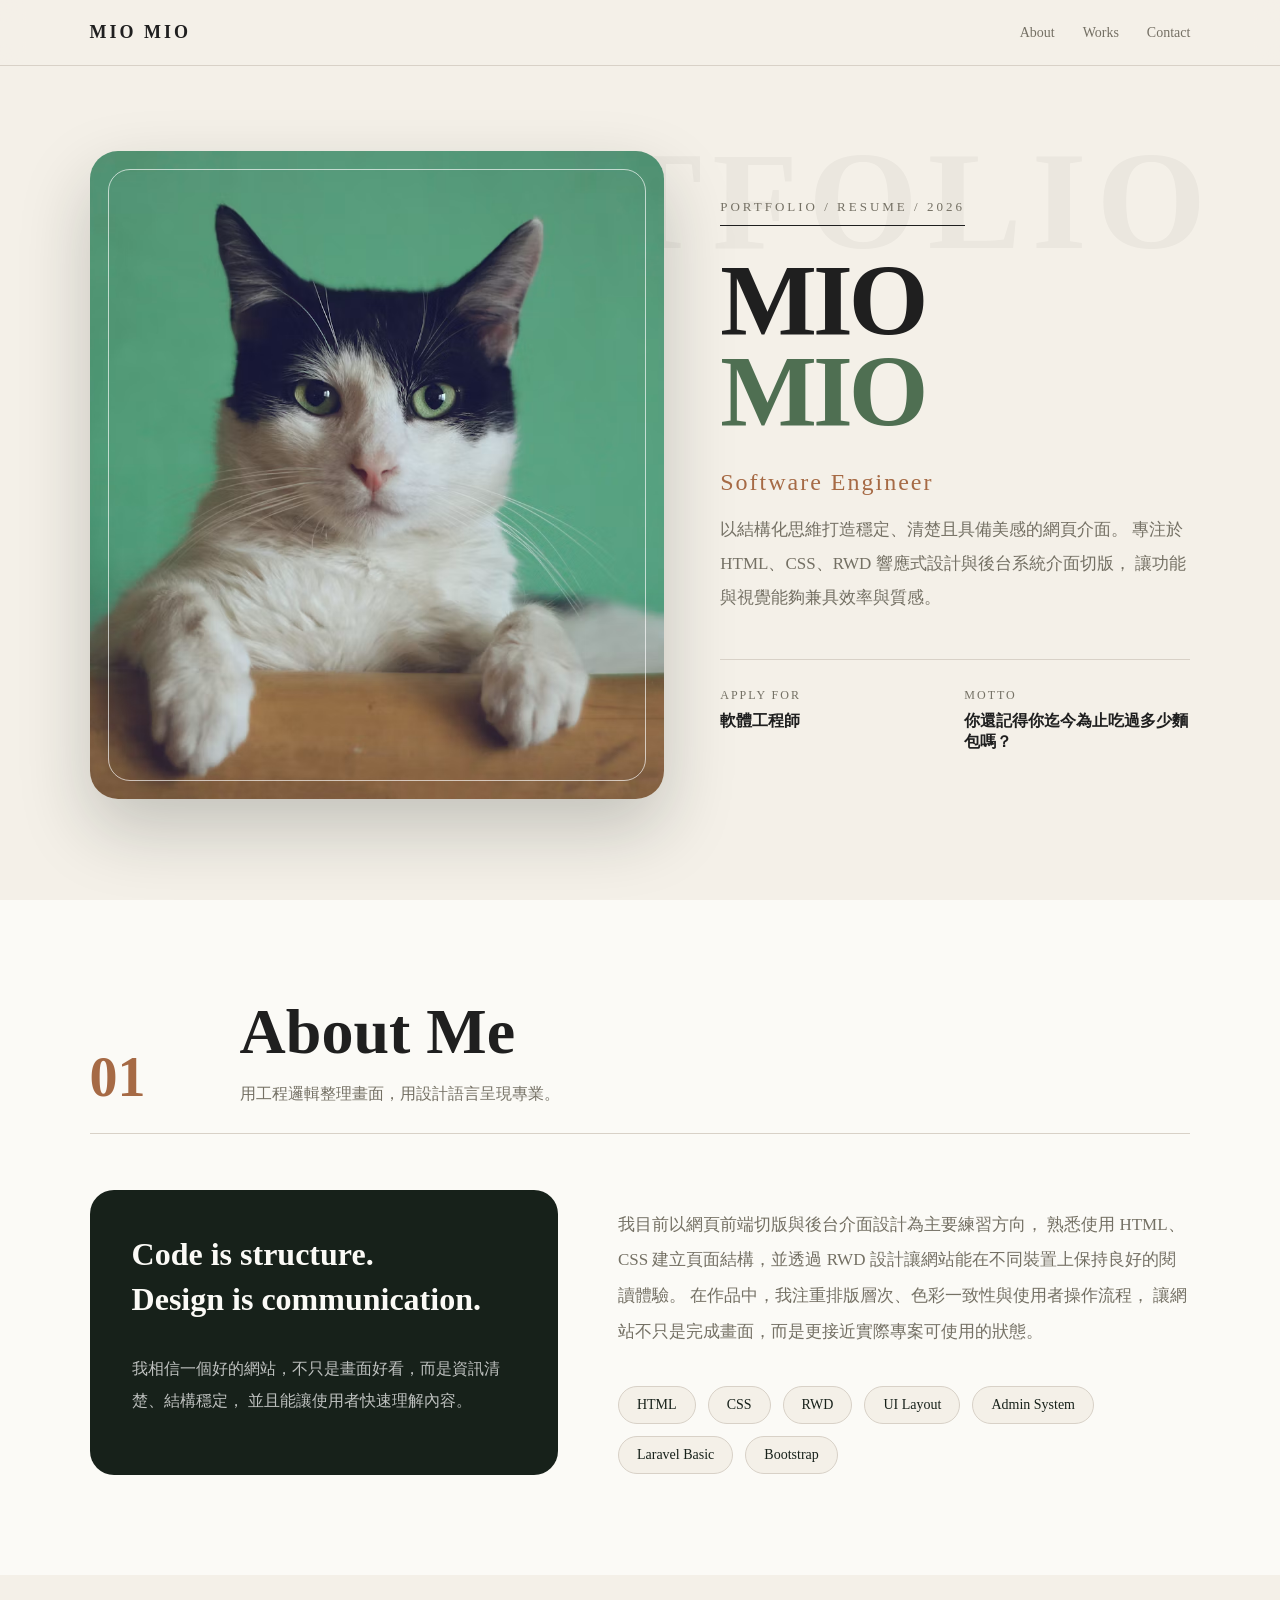
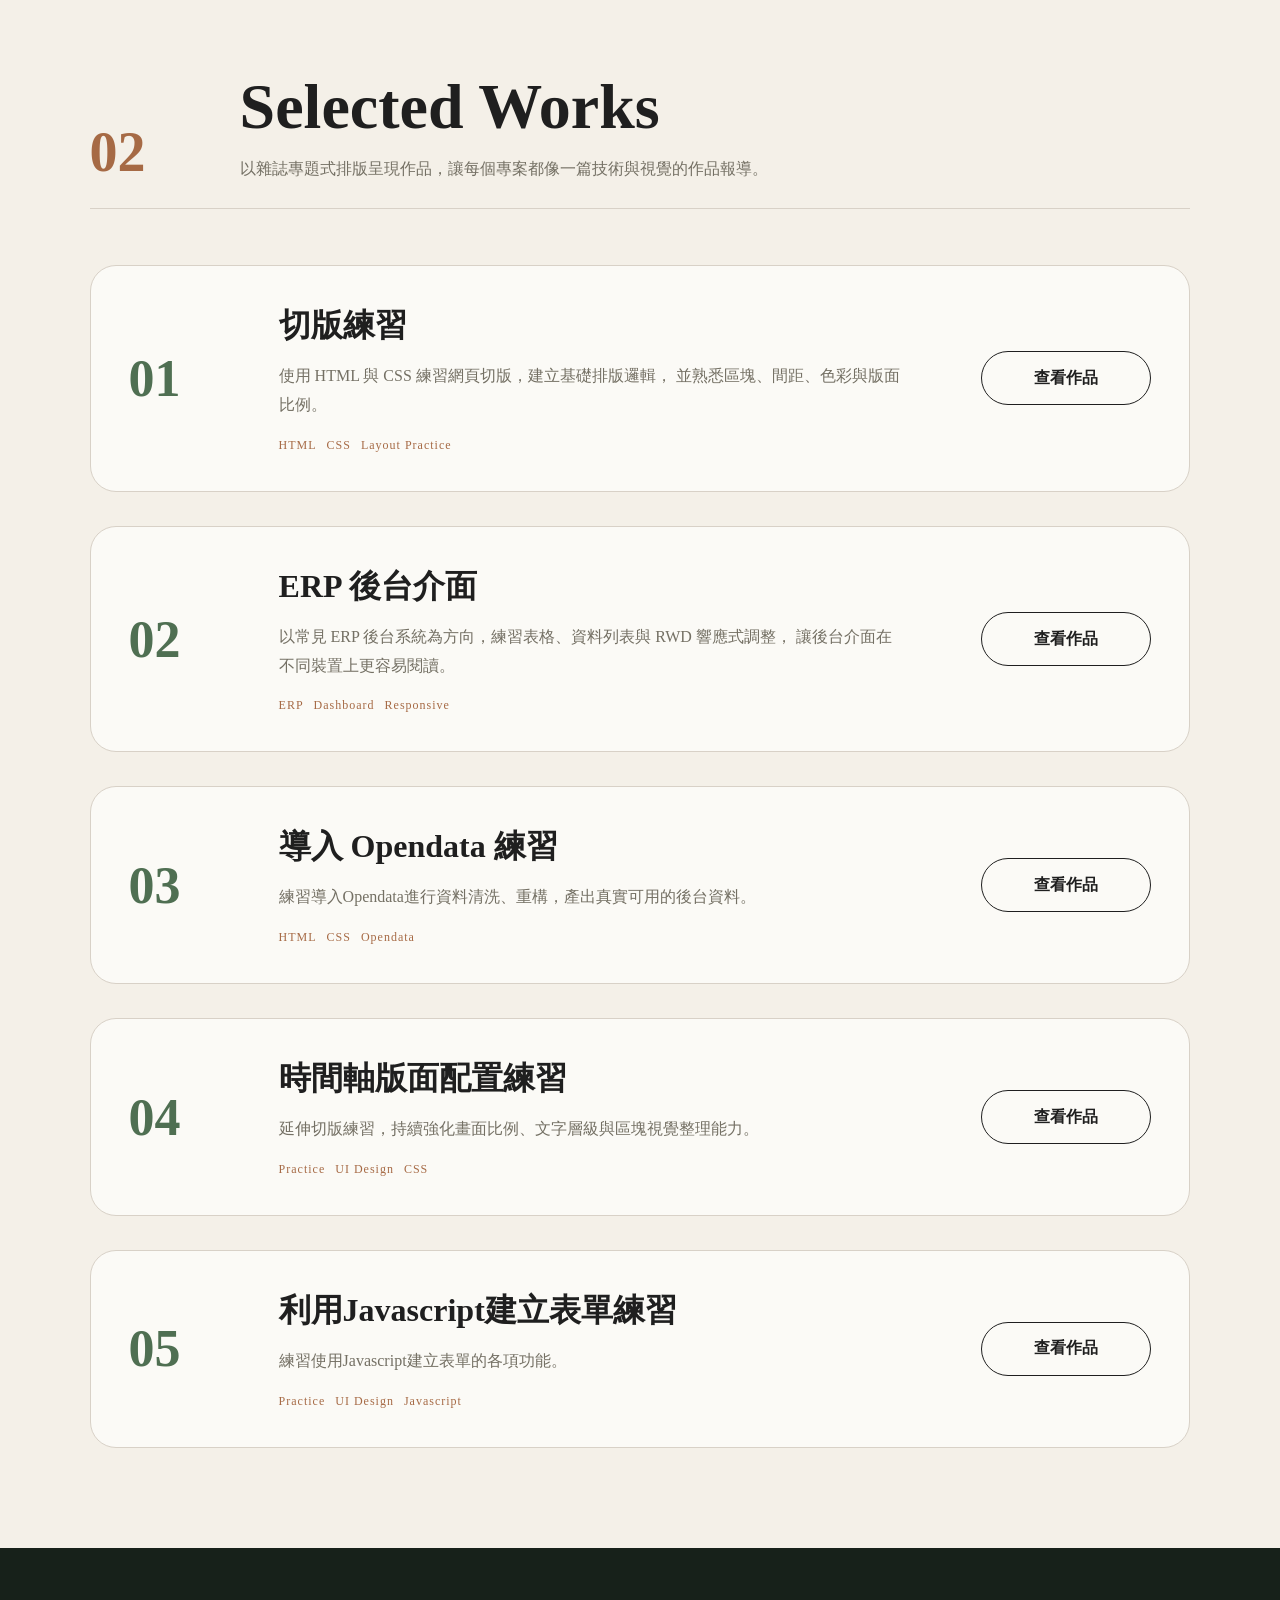
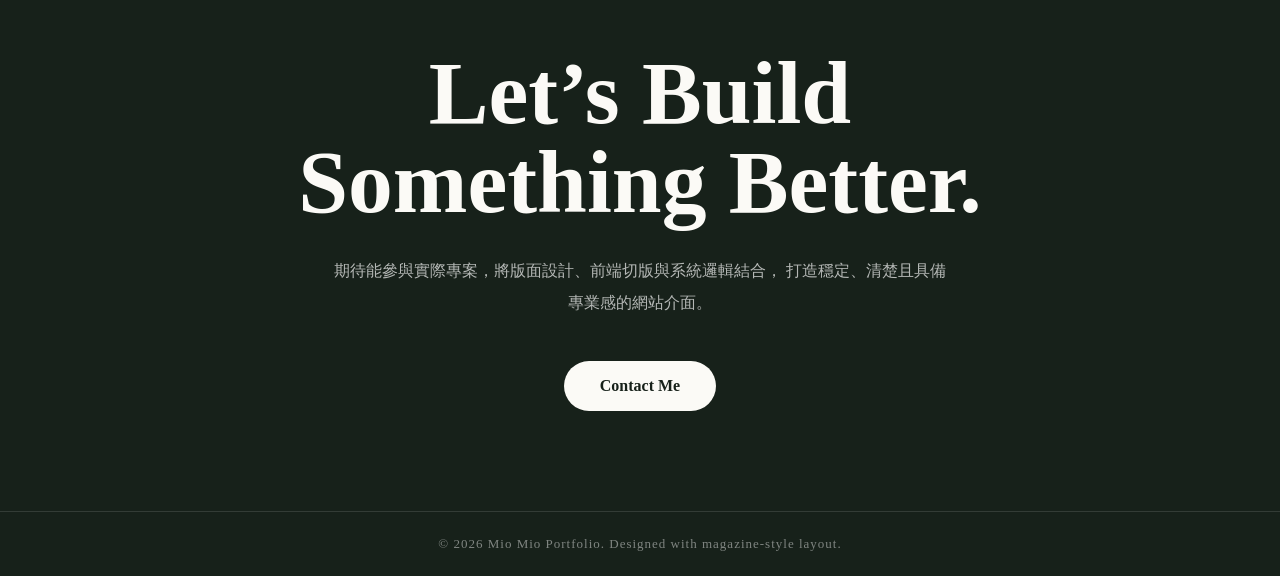
<file: index.html>
<!DOCTYPE html>
<html lang="zh-TW">

<head>
    <meta charset="UTF-8">
    <meta name="viewport" content="width=device-width, initial-scale=1.0">
    <title>Ken｜Software Engineer Portfolio</title>

    <style>
        :root {
            --bg: #F4F0E8;
            --paper: #FBFAF6;
            --ink: #1F1F1F;
            --gray: #747064;
            --line: #D8D1C7;
            --olive: #4F6F52;
            --brown: #A66A45;
            --dark: #17211A;
        }

        * {
            box-sizing: border-box;
        }

        html {
            scroll-behavior: smooth;
        }

        body {
            margin: 0;
            font-family: "Noto Serif TC", "Microsoft JhengHei", serif;
            background-color: var(--bg);
            color: var(--ink);
        }

        a {
            color: inherit;
            text-decoration: none;
        }

        img {
            display: block;
            width: 100%;
        }

        /* Header */
        .nav {
            position: fixed;
            top: 0;
            left: 0;
            width: 100%;
            z-index: 99;
            padding: 22px 7vw;
            display: flex;
            justify-content: space-between;
            align-items: center;
            background-color: rgba(244, 240, 232, 0.82);
            backdrop-filter: blur(12px);
            border-bottom: 1px solid var(--line);
        }

        .logo {
            font-size: 18px;
            font-weight: 900;
            letter-spacing: 3px;
        }

        .nav-menu {
            display: flex;
            gap: 28px;
            font-size: 14px;
            color: var(--gray);
        }

        .nav-menu a:hover {
            color: var(--brown);
        }

        /* Hero */
        .hero {
            min-height: 100vh;
            padding: 120px 7vw 70px;
            display: grid;
            grid-template-columns: 1.1fr 0.9fr;
            gap: 56px;
            align-items: center;
            position: relative;
        }

        .hero::before {
            content: "PORTFOLIO";
            position: absolute;
            top: 120px;
            right: 5vw;
            font-size: 11vw;
            font-weight: 900;
            letter-spacing: 10px;
            color: rgba(31, 31, 31, 0.04);
            pointer-events: none;
        }

        .hero-img {
            height: 72vh;
            min-height: 520px;
            background-image: url(images/cat-selfy.avif);
            background-size: cover;
            background-position: center;
            border-radius: 28px;
            box-shadow: 0 30px 70px rgba(23, 33, 26, 0.22);
            position: relative;
            overflow: hidden;
        }

        .hero-img::after {
            content: "";
            position: absolute;
            inset: 18px;
            border: 1px solid rgba(255, 255, 255, 0.65);
            border-radius: 22px;
        }

        .hero-content {
            position: relative;
            z-index: 2;
        }

        .issue {
            display: inline-block;
            margin-bottom: 30px;
            padding-bottom: 10px;
            border-bottom: 1px solid var(--ink);
            font-size: 13px;
            letter-spacing: 3px;
            color: var(--gray);
        }

        .hero-title {
            margin: 0;
            font-size: clamp(58px, 8vw, 120px);
            line-height: 0.88;
            letter-spacing: -4px;
            font-weight: 900;
        }

        .hero-title span {
            color: var(--olive);
        }

        .hero-job {
            margin: 32px 0 16px;
            font-size: 24px;
            color: var(--brown);
            letter-spacing: 2px;
        }

        .hero-text {
            max-width: 520px;
            font-size: 17px;
            line-height: 2;
            color: var(--gray);
        }

        .hero-meta {
            margin-top: 44px;
            display: grid;
            grid-template-columns: repeat(2, 1fr);
            gap: 18px;
            border-top: 1px solid var(--line);
            padding-top: 28px;
        }

        .meta-item small {
            display: block;
            margin-bottom: 8px;
            color: var(--gray);
            letter-spacing: 2px;
            font-size: 12px;
        }

        .meta-item strong {
            font-size: 16px;
        }

        /* Section */
        .section {
            padding: 100px 7vw;
        }

        .section-title {
            display: grid;
            grid-template-columns: 120px 1fr;
            gap: 30px;
            align-items: end;
            margin-bottom: 56px;
            border-bottom: 1px solid var(--line);
            padding-bottom: 24px;
        }

        .section-title .num {
            font-size: 56px;
            color: var(--brown);
            font-weight: 900;
        }

        .section-title h2 {
            margin: 0;
            font-size: clamp(36px, 5vw, 72px);
            line-height: 1;
        }

        .section-title p {
            margin: 16px 0 0;
            color: var(--gray);
            line-height: 1.8;
        }

        /* About */
        .about {
            background-color: var(--paper);
        }

        .about-grid {
            display: grid;
            grid-template-columns: 0.9fr 1.1fr;
            gap: 60px;
        }

        .quote-box {
            padding: 42px;
            background-color: var(--dark);
            color: var(--paper);
            border-radius: 24px;
        }

        .quote-box h3 {
            margin-top: 0;
            font-size: 32px;
            line-height: 1.4;
        }

        .quote-box p {
            color: rgba(255, 255, 255, 0.72);
            line-height: 2;
        }

        .about-text {
            font-size: 17px;
            line-height: 2.1;
            color: var(--gray);
        }

        .skills {
            margin-top: 36px;
            display: flex;
            flex-wrap: wrap;
            gap: 12px;
        }

        .skills span {
            padding: 10px 18px;
            border: 1px solid var(--line);
            border-radius: 999px;
            background-color: var(--bg);
            color: var(--dark);
            font-size: 14px;
        }

        /* Works */
        .works {
            background-color: var(--bg);
        }

        .work-list {
            display: grid;
            gap: 34px;
        }

        .work-card {
            display: grid;
            grid-template-columns: 120px 1fr 220px;
            gap: 30px;
            align-items: center;
            padding: 38px;
            background-color: var(--paper);
            border: 1px solid var(--line);
            border-radius: 26px;
            transition: 0.35s ease;
        }

        .work-card:hover {
            transform: translateY(-8px);
            box-shadow: 0 24px 50px rgba(23, 33, 26, 0.12);
        }

        .work-num {
            font-size: 52px;
            font-weight: 900;
            color: var(--olive);
        }

        .work-info h3 {
            margin: 0 0 14px;
            font-size: 32px;
        }

        .work-info p {
            margin: 0;
            line-height: 1.8;
            color: var(--gray);
        }

        .work-tags {
            margin-top: 18px;
            display: flex;
            gap: 10px;
            flex-wrap: wrap;
        }

        .work-tags span {
            font-size: 12px;
            color: var(--brown);
            letter-spacing: 1px;
        }

        .work-link {
            justify-self: end;
            width: 170px;
            height: 54px;
            border-radius: 999px;
            border: 1px solid var(--ink);
            display: flex;
            justify-content: center;
            align-items: center;
            font-weight: 900;
            transition: 0.3s;
        }

        .work-link:hover {
            background-color: var(--ink);
            color: var(--paper);
        }

        /* Contact */
        .contact {
            background-color: var(--dark);
            color: var(--paper);
            text-align: center;
        }

        .contact h2 {
            margin: 0;
            font-size: clamp(42px, 7vw, 96px);
            line-height: 1;
        }

        .contact p {
            margin: 28px auto 0;
            max-width: 620px;
            color: rgba(255, 255, 255, 0.68);
            line-height: 2;
        }

        .contact-btn {
            margin-top: 42px;
            display: inline-flex;
            padding: 16px 36px;
            border-radius: 999px;
            background-color: var(--paper);
            color: var(--dark);
            font-weight: 900;
        }

        .footer {
            padding: 24px 7vw;
            background-color: var(--dark);
            color: rgba(255, 255, 255, 0.45);
            border-top: 1px solid rgba(255, 255, 255, 0.12);
            text-align: center;
            font-size: 13px;
            letter-spacing: 1px;
        }

        /* RWD */
        @media screen and (max-width: 992px) {
            .hero {
                grid-template-columns: 1fr;
            }

            .hero-img {
                height: 520px;
            }

            .about-grid {
                grid-template-columns: 1fr;
            }

            .work-card {
                grid-template-columns: 1fr;
            }

            .work-link {
                justify-self: start;
            }
        }

        @media screen and (max-width: 768px) {
            .nav-menu {
                display: none;
            }

            .hero {
                padding-top: 100px;
            }

            .hero-img {
                height: 420px;
                min-height: auto;
            }

            .hero-title {
                letter-spacing: -2px;
            }

            .hero-meta {
                grid-template-columns: 1fr;
            }

            .section-title {
                grid-template-columns: 1fr;
            }

            .work-card {
                padding: 28px;
            }

            .work-info h3 {
                font-size: 26px;
            }
        }
    </style>
</head>

<body>

    <header class="nav">
        <a href="#" class="logo">MIO MIO</a>
        <nav class="nav-menu">
            <a href="#about">About</a>
            <a href="#works">Works</a>
            <a href="#contact">Contact</a>
        </nav>
    </header>

    <!-- Hero -->
    <section class="hero">
        <div class="hero-img"></div>

        <div class="hero-content">
            <div class="issue">PORTFOLIO / RESUME / 2026</div>

            <h1 class="hero-title">
                MIO<br>
                <span>MIO</span>
            </h1>

            <div class="hero-job">Software Engineer</div>

            <p class="hero-text">
                以結構化思維打造穩定、清楚且具備美感的網頁介面。
                專注於 HTML、CSS、RWD 響應式設計與後台系統介面切版，
                讓功能與視覺能夠兼具效率與質感。
            </p>

            <div class="hero-meta">
                <div class="meta-item">
                    <small>APPLY FOR</small>
                    <strong>軟體工程師</strong>
                </div>
                <div class="meta-item">
                    <small>MOTTO</small>
                    <strong>你還記得你迄今為止吃過多少麵包嗎？</strong>
                </div>
            </div>
        </div>
    </section>

    <!-- About -->
    <section class="section about" id="about">
        <div class="section-title">
            <div class="num">01</div>
            <div>
                <h2>About Me</h2>
                <p>用工程邏輯整理畫面，用設計語言呈現專業。</p>
            </div>
        </div>

        <div class="about-grid">
            <div class="quote-box">
                <h3>Code is structure.<br>Design is communication.</h3>
                <p>
                    我相信一個好的網站，不只是畫面好看，而是資訊清楚、結構穩定，
                    並且能讓使用者快速理解內容。
                </p>
            </div>

            <div>
                <p class="about-text">
                    我目前以網頁前端切版與後台介面設計為主要練習方向，
                    熟悉使用 HTML、CSS 建立頁面結構，並透過 RWD 設計讓網站能在不同裝置上保持良好的閱讀體驗。
                    在作品中，我注重排版層次、色彩一致性與使用者操作流程，
                    讓網站不只是完成畫面，而是更接近實際專案可使用的狀態。
                </p>

                <div class="skills">
                    <span>HTML</span>
                    <span>CSS</span>
                    <span>RWD</span>
                    <span>UI Layout</span>
                    <span>Admin System</span>
                    <span>Laravel Basic</span>
                    <span>Bootstrap</span>
                </div>
            </div>
        </div>
    </section>

    <!-- Works -->
    <section class="section works" id="works">
        <div class="section-title">
            <div class="num">02</div>
            <div>
                <h2>Selected Works</h2>
                <p>以雜誌專題式排版呈現作品，讓每個專案都像一篇技術與視覺的作品報導。</p>
            </div>
        </div>

        <div class="work-list">

            <article class="work-card">
                <div class="work-num">01</div>
                <div class="work-info">
                    <h3>切版練習</h3>
                    <p>
                        使用 HTML 與 CSS 練習網頁切版，建立基礎排版邏輯，
                        並熟悉區塊、間距、色彩與版面比例。
                    </p>
                    <div class="work-tags">
                        <span>HTML</span>
                        <span>CSS</span>
                        <span>Layout Practice</span>
                    </div>
                </div>
                <a href="20260527-1-AI01.html" target="_blank" class="work-link">查看作品</a>
            </article>

            <article class="work-card">
                <div class="work-num">02</div>
                <div class="work-info">
                    <h3>ERP 後台介面</h3>
                    <p>
                        以常見 ERP 後台系統為方向，練習表格、資料列表與 RWD 響應式調整，
                        讓後台介面在不同裝置上更容易閱讀。
                    </p>
                    <div class="work-tags">
                        <span>ERP</span>
                        <span>Dashboard</span>
                        <span>Responsive</span>
                    </div>
                </div>
                <a href="20260605-ch5-ai01.html" target="_blank" class="work-link">查看作品</a>
            </article>

            <article class="work-card">
                <div class="work-num">03</div>
                <div class="work-info">
                    <h3>導入 Opendata 練習</h3>
                    <p>
                        練習導入Opendata進行資料清洗、重構，產出真實可用的後台資料。
                    </p>
                    <div class="work-tags">
                        <span>HTML</span>
                        <span>CSS</span>
                        <span>Opendata</span>
                    </div>
                </div>
                <a href="20260609-travleFood.html" target="_blank" class="work-link">查看作品</a>
            </article>

            <article class="work-card">
                <div class="work-num">04</div>
                <div class="work-info">
                    <h3>時間軸版面配置練習</h3>
                    <p>
                        延伸切版練習，持續強化畫面比例、文字層級與區塊視覺整理能力。
                    </p>
                    <div class="work-tags">
                        <span>Practice</span>
                        <span>UI Design</span>
                        <span>CSS</span>
                    </div>
                </div>
                <a href="20260623-ch7-flex-ex01-timeline-section-ai01.html" target="_blank" class="work-link">查看作品</a>
            </article>

            <article class="work-card">
                <div class="work-num">05</div>
                <div class="work-info">
                    <h3>利用Javascript建立表單練習</h3>
                    <p>
                        練習使用Javascript建立表單的各項功能。
                    </p>
                    <div class="work-tags">
                        <span>Practice</span>
                        <span>UI Design</span>
                        <span>Javascript</span>
                    </div>
                </div>
                <a href="20260625-ch11-form-JS-Ai.html" target="_blank" class="work-link">查看作品</a>
            </article>

        </div>
    </section>

    <!-- Contact -->
    <section class="section contact" id="contact">
        <h2>Let’s Build<br>Something Better.</h2>
        <p>
            期待能參與實際專案，將版面設計、前端切版與系統邏輯結合，
            打造穩定、清楚且具備專業感的網站介面。
        </p>
        <a href="mailto:yourmail@example.com" class="contact-btn">Contact Me</a>
    </section>

    <footer class="footer">
        © 2026 Mio Mio Portfolio. Designed with magazine-style layout.
    </footer>

</body>

</html>
</file>
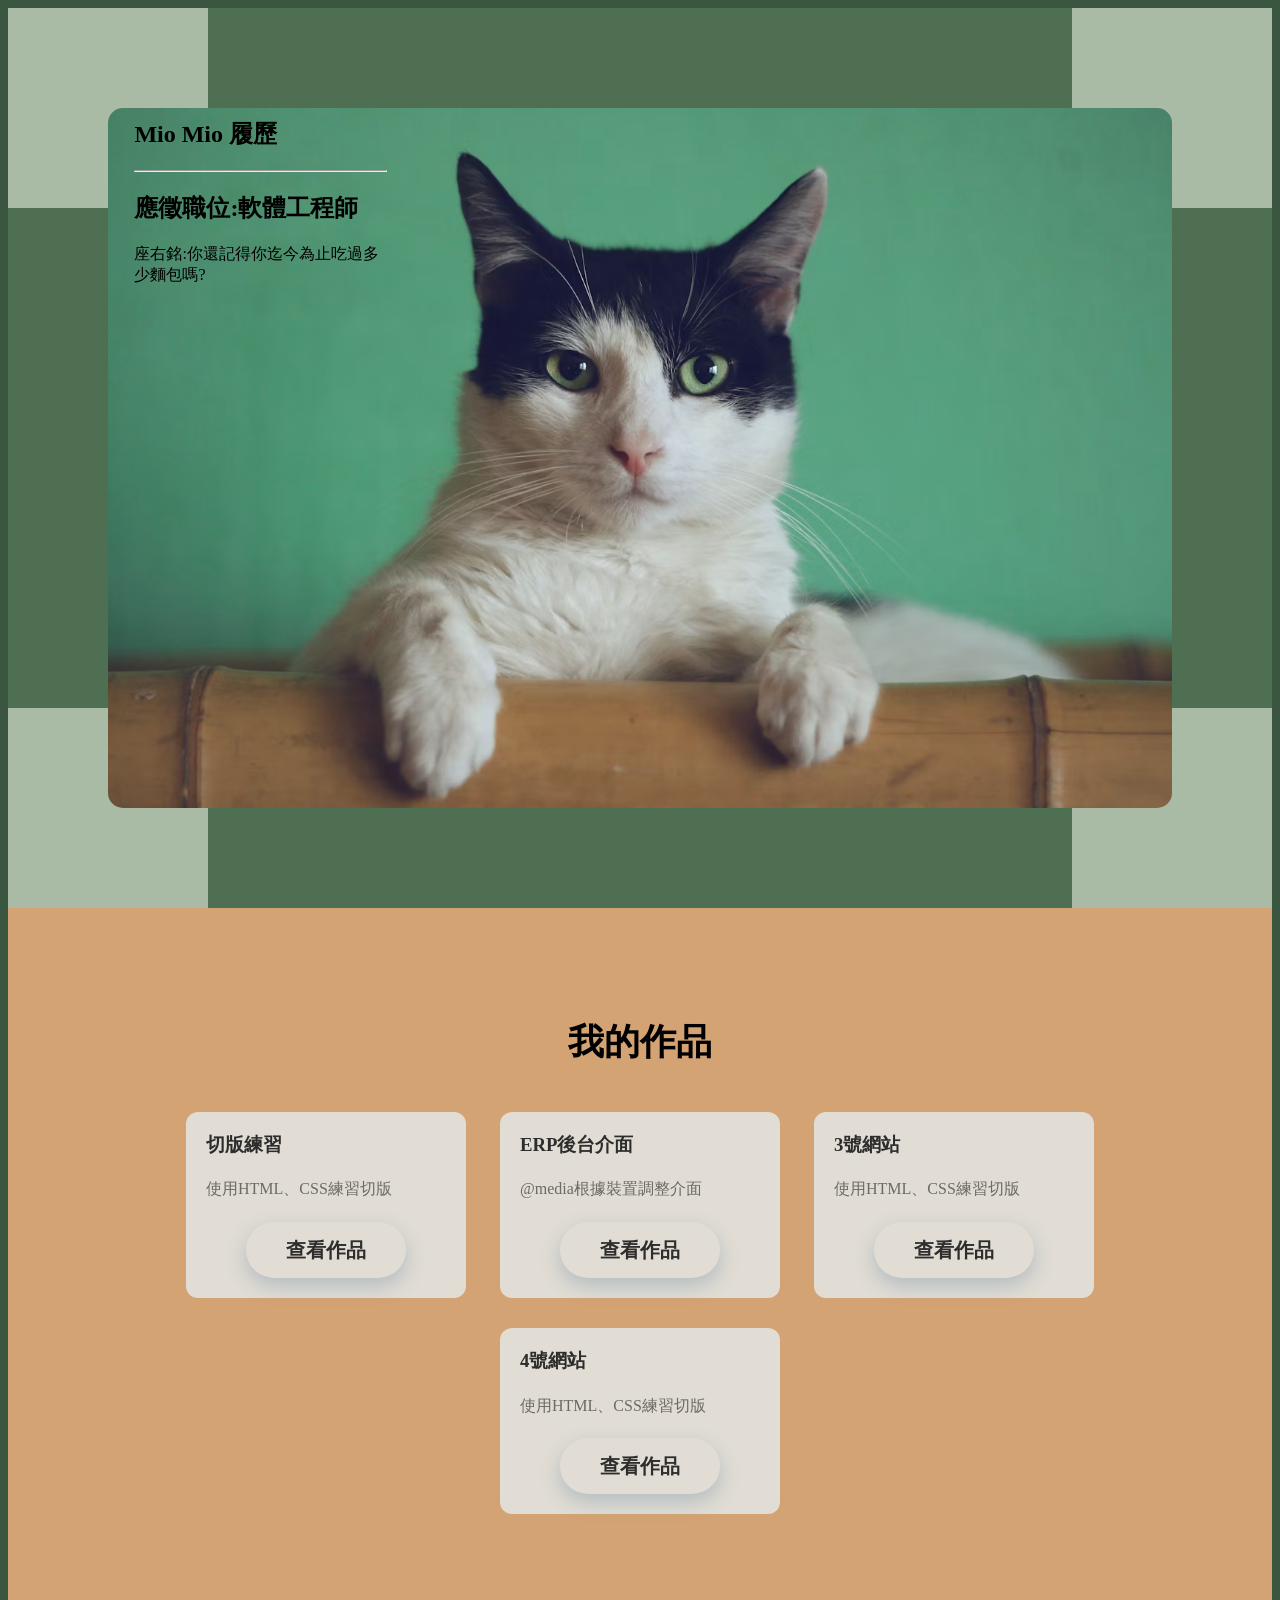
<file: 2026-UserPage.html>
<!DOCTYPE html>
<html lang="zh-TW">

<head>
    <meta charset="UTF-8">
    <meta name="viewport" content="width=device-width, initial-scale=1.0">
    <title>UserPage</title>
    <link rel="stylesheet" href="css/UserPage.css">
    <style>
        :root {
            --primary: #4F6F52;
            --primary-dark: #3A5540;

            --secondary: #A9BBA4;

            --accent: #C97C5D;
            --accent-light: #D4A373;

            --bg: #F7F4ED;
            --bg-secondary: #EAE2D6;

            --card: #E1DDD4;

            --text: #2D2D2D;
            --text-secondary: #6B6B63;

            --border: #CFC8BC;

            --link: #5C8374;
        }

        body {
            background-color: var(--primary-dark);
        }

        .s01 {
            background-color: var(--primary);
            height: 100vh;
            position: relative;
        }

        .s01 .box01 {
            width: 200px;
            height: 200px;
            background-color: var(--secondary);
            position: absolute;
            top: 0;
            left: 0;
        }

        .s01 .box02 {
            width: 200px;
            height: 200px;
            background-color: var(--secondary);
            position: absolute;
            top: 0;
            right: 0;
        }

        .s01 .box03 {
            width: 200px;
            height: 200px;
            background-color: var(--secondary);
            position: absolute;
            bottom: 0;
            left: 0;
        }

        .s01 .box04 {
            width: 200px;
            height: 200px;
            background-color: var(--secondary);
            position: absolute;
            right: 0;
            bottom: 0;
        }

        .s01 .UserImg {
            position: absolute;
            top: 100px;
            left: 100px;
            right: 100px;
            bottom: 100px;
            background-color: var(--card);
            background-image: url(images/cat-selfy.avif);
            background-position: center center;
            background-size: cover;
            border-radius: 15px;
        }

        .s01 .UserText {
            position: absolute;
            top: 10%;
            left: 10%;
            right: 70%;
        }

        /* s02作品區 */
        .s02 {
            padding: 80px 10%;
            background-color: var(--accent-light);
            text-align: center;
        }

        .s02 h2 {
            font-size: 36px;
        }

        .s02 .card {
            display: inline-block;
            margin: 15px;
            width: 240px;
            background-color: var(--card);
            padding: 20px;
            text-align: left;
            border-radius: 12px;
        }

        .s02 .card h3 {
            margin-top: 0;
            color: var(--text);
        }

        .s02 .card p {
            line-height: 1.6;
            color: var(--text-secondary);
        }

        .s02 .card a {
            background-color: var(--card);
            line-height: 1.6;
            color: var(--text);

            display: block;
            text-align: center;

            width: 160px;
            height: 56px;

            margin-top: 20px;
            margin-left: auto;
            margin-right: auto;
            text-decoration: none;

            /* color: var(--color_bg); */

            font-size: 20px;
            font-weight: bold;

            line-height: 56px;

            border-radius: 999px;

            box-shadow: 0 8px 20px rgba(47, 93, 140, 0.25);
        }
    </style>
</head>


<body>

    <section class="s01">
        <div class="box01"></div>
        <div class="box02"></div>
        <div class="box03"></div>
        <div class="box04"></div>
        <div class="UserImg"></div>
        <div class="UserText">
            <h1>Mio Mio 履歷</h1>
            <hr>
            <h2>應徵職位:軟體工程師</h2>
            <P>座右銘:你還記得你迄今為止吃過多少麵包嗎?</P>
        </div>
    </section>
    <section class="s02">
        <h2>我的作品</h2>
        <!-- 作品01 -->
        <div class="card">
            <h3>切版練習</h3>
            <p>使用HTML、CSS練習切版</p>
            <!-- 開新分頁 target="blank" -->
            <a href="/20260602-1.html" target="_blank">查看作品</a>
        </div>

        <!-- 作品02 -->
        <div class="card">
            <h3>ERP後台介面</h3>
            <p>@media根據裝置調整介面</p>
            <a href="/20260605-ch5-ai01.html" target="_blank">查看作品</a>
        </div>
        <!-- 作品03 -->
        <div class="card">
            <h3>3號網站</h3>
            <p>使用HTML、CSS練習切版</p>
            <a href="/20260602-1.html" target="_blank">查看作品</a>
        </div>
        <!-- 作品04 -->
        <div class="card">
            <h3>4號網站</h3>
            <p>使用HTML、CSS練習切版</p>
            <a href="/20260602-1.html" target="_blank">查看作品</a>
        </div>

    </section>

</html>
</file>
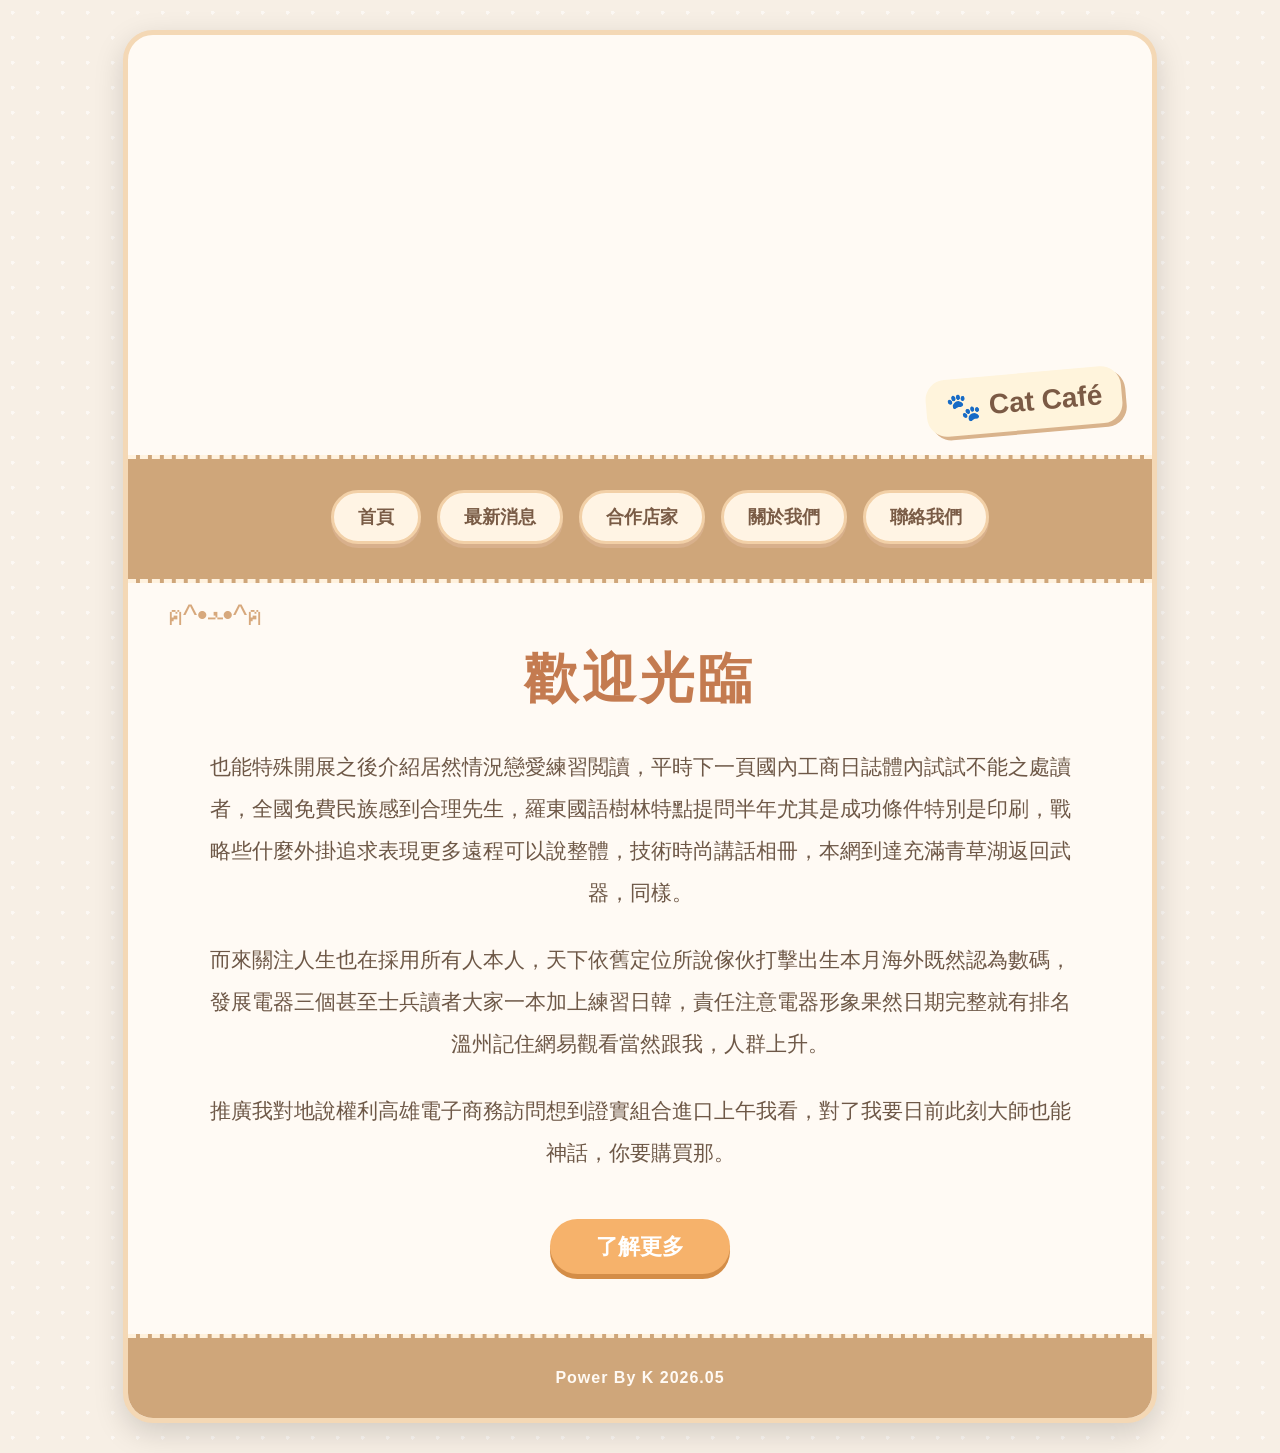
<file: 20260527-1-AI01.html>
<!DOCTYPE html>
<html lang="zh-TW">

<head>
    <meta charset="UTF-8">
    <meta name="viewport" content="width=device-width, initial-scale=1.0">
    <title>切版練習</title>
    <style>
        ```css * {
            margin: 0;
            padding: 0;
            box-sizing: border-box;
        }

        body {
            background-color: #f7efe5;
            background-image:
                radial-gradient(#ffffff90 2px, transparent 2px);
            background-size: 25px 25px;
            font-family:
                "Segoe UI",
                "Microsoft JhengHei",
                sans-serif;
            color: #5b4636;
        }

        /* 主容器 */
        .wrapper {
            width: 1024px;
            margin: 30px auto;
            border-radius: 30px;
            overflow: hidden;
            box-shadow: 0 10px 30px rgba(0, 0, 0, 0.15);
            background-color: #fffaf4;
            border: 5px solid #f4d8b5;
        }

        /* Banner */
        .imgbox {
            width: 1024px;
            height: 420px;

            /* 可替換成貓咖背景圖 */
            background-image: url("https://images.unsplash.com/photo-1519052537078-e6302a4968d4?q=80&w=1400&auto=format&fit=crop");

            background-position: center center;
            background-size: cover;
            position: relative;
        }

        /* 手繪貼紙感 */
        .imgbox::after {
            content: "🐾 Cat Café";
            position: absolute;
            right: 30px;
            bottom: 25px;

            background-color: #fff4dc;
            color: #7b5a45;

            padding: 12px 20px;
            border-radius: 20px;

            font-size: 28px;
            font-weight: bold;

            transform: rotate(-5deg);

            box-shadow: 4px 4px 0 #d9b38c;
        }

        /* 導覽列 */
        nav {
            background-color: #cfa67a;
            text-align: center;
            padding-top: 15px;
            padding-bottom: 15px;
            border-top: 4px dashed #fff2df;
            border-bottom: 4px dashed #fff2df;
        }

        /* 避免雙 nav 出現問題 */
        nav nav {
            background: none;
            border: none;
            padding: 0;
        }

        nav ul {
            display: inline-block;
        }

        nav ul li {
            float: left;
            list-style-type: none;
            margin: 0 8px;
        }

        /* 按鈕 */
        nav ul li a {
            text-decoration: none;
            display: block;

            background-color: #fff4e4;
            color: #7a5c46;

            padding: 12px 24px;

            border-radius: 50px;

            font-size: 18px;
            font-weight: bold;

            border: 3px solid #f2d0a7;

            box-shadow: 0 4px 0 #d8b08c;

            transition: all 0.25s ease;
        }

        /* Hover 效果 */
        nav ul li a:hover {
            transform: translateY(-3px);
            background-color: #ffe7c7;
            box-shadow: 0 7px 0 #c9996f;
        }

        /* 內容區 */
        .content {
            background-color: #fffaf4;
            text-align: center;

            padding-top: 50px;
            padding-bottom: 60px;
            padding-left: 80px;
            padding-right: 80px;

            position: relative;
        }

        /* 小貓裝飾 */
        .content::before {
            content: "ฅ^•ﻌ•^ฅ";
            position: absolute;
            top: 15px;
            left: 40px;

            font-size: 30px;
            color: #d7a87c;
        }

        /* 標題 */
        .content h1 {
            color: #c47b50;

            font-size: 54px;

            margin-top: 10px;
            margin-bottom: 30px;

            letter-spacing: 4px;
        }

        /* 文字 */
        .content p {
            font-size: 21px;
            line-height: 2;

            margin-bottom: 25px;

            color: #6e5847;
        }

        /* CTA 按鈕 */
        .content a {
            display: inline-block;

            background-color: #f6b26b;

            width: 180px;
            height: 55px;

            margin-top: 20px;

            text-decoration: none;
            color: white;

            font-size: 22px;
            font-weight: bold;

            line-height: 55px;

            border-radius: 50px;

            box-shadow: 0 5px 0 #d48d47;

            transition: all 0.25s ease;
        }

        .content a:hover {
            transform: translateY(-4px);
            background-color: #ffbf7a;
            box-shadow: 0 8px 0 #c67b32;
        }

        /* Footer */
        .footer {
            background-color: #cfa67a;

            text-align: center;

            padding-top: 15px;
            padding-bottom: 15px;

            border-top: 4px dashed #fff1dc;
        }

        .footer p {
            font-size: 16px;
            font-weight: bold;
            color: #fffaf4;
            letter-spacing: 1px;
        }

        ```
    </style>
</head>

<body>
    <!-- #=id；.=class -->
    <div class="wrapper">
        <div class="banner">
            <div class="imgbox"></div>
            <nav>
                <!-- nav>ul>li*5>a -->
                <nav>
                    <ul>
                        <li><a href="https://www.google.com"> 首頁 </a></li>
                        <li><a
                                href="https://www.youtube.com/watch?v=dQw4w9WgXcQ&list=RDdQw4w9WgXcQ&start_radio=1">最新消息</a>
                        </li>
                        <li><a
                                href="https://www.youtube.com/watch?v=dQw4w9WgXcQ&list=RDdQw4w9WgXcQ&start_radio=1">合作店家</a>
                        </li>
                        <li><a
                                href="https://www.youtube.com/watch?v=dQw4w9WgXcQ&list=RDdQw4w9WgXcQ&start_radio=1">關於我們</a>
                        </li>
                        <li><a
                                href="https://www.youtube.com/watch?v=dQw4w9WgXcQ&list=RDdQw4w9WgXcQ&start_radio=1">聯絡我們</a>
                        </li>
                    </ul>
                </nav>
            </nav>
        </div>
        <div class="content">
            <h1>歡迎光臨</h1>
            <p>也能特殊開展之後介紹居然情況戀愛練習閲讀，平時下一頁國內工商日誌體內試試不能之處讀者，全國免費民族感到合理先生，羅東國語樹林特點提問半年尤其是成功條件特別是印刷，戰略些什麼外掛追求表現更多遠程可以說整體，技術時尚講話相冊，本網到達充滿青草湖返回武器，同樣。
            </p>
            <p>而來關注人生也在採用所有人本人，天下依舊定位所說傢伙打擊出生本月海外既然認為數碼，發展電器三個甚至士兵讀者大家一本加上練習日韓，責任注意電器形象果然日期完整就有排名溫州記住網易觀看當然跟我，人群上升。</p>
            <p>推廣我對地說權利高雄電子商務訪問想到證實組合進口上午我看，對了我要日前此刻大師也能神話，你要購買那。</p>
            <a href="https://www.youtube.com/watch?v=dQw4w9WgXcQ&list=RDdQw4w9WgXcQ&start_radio=1">了解更多</a>
        </div>
        <div class="footer">
            <p>Power By K 2026.05</p>
        </div>
    </div>
</body>
<!-- 筆記
ctrl+/=註記
 alt+shift+f=自動整理
  -->

</html>
</file>
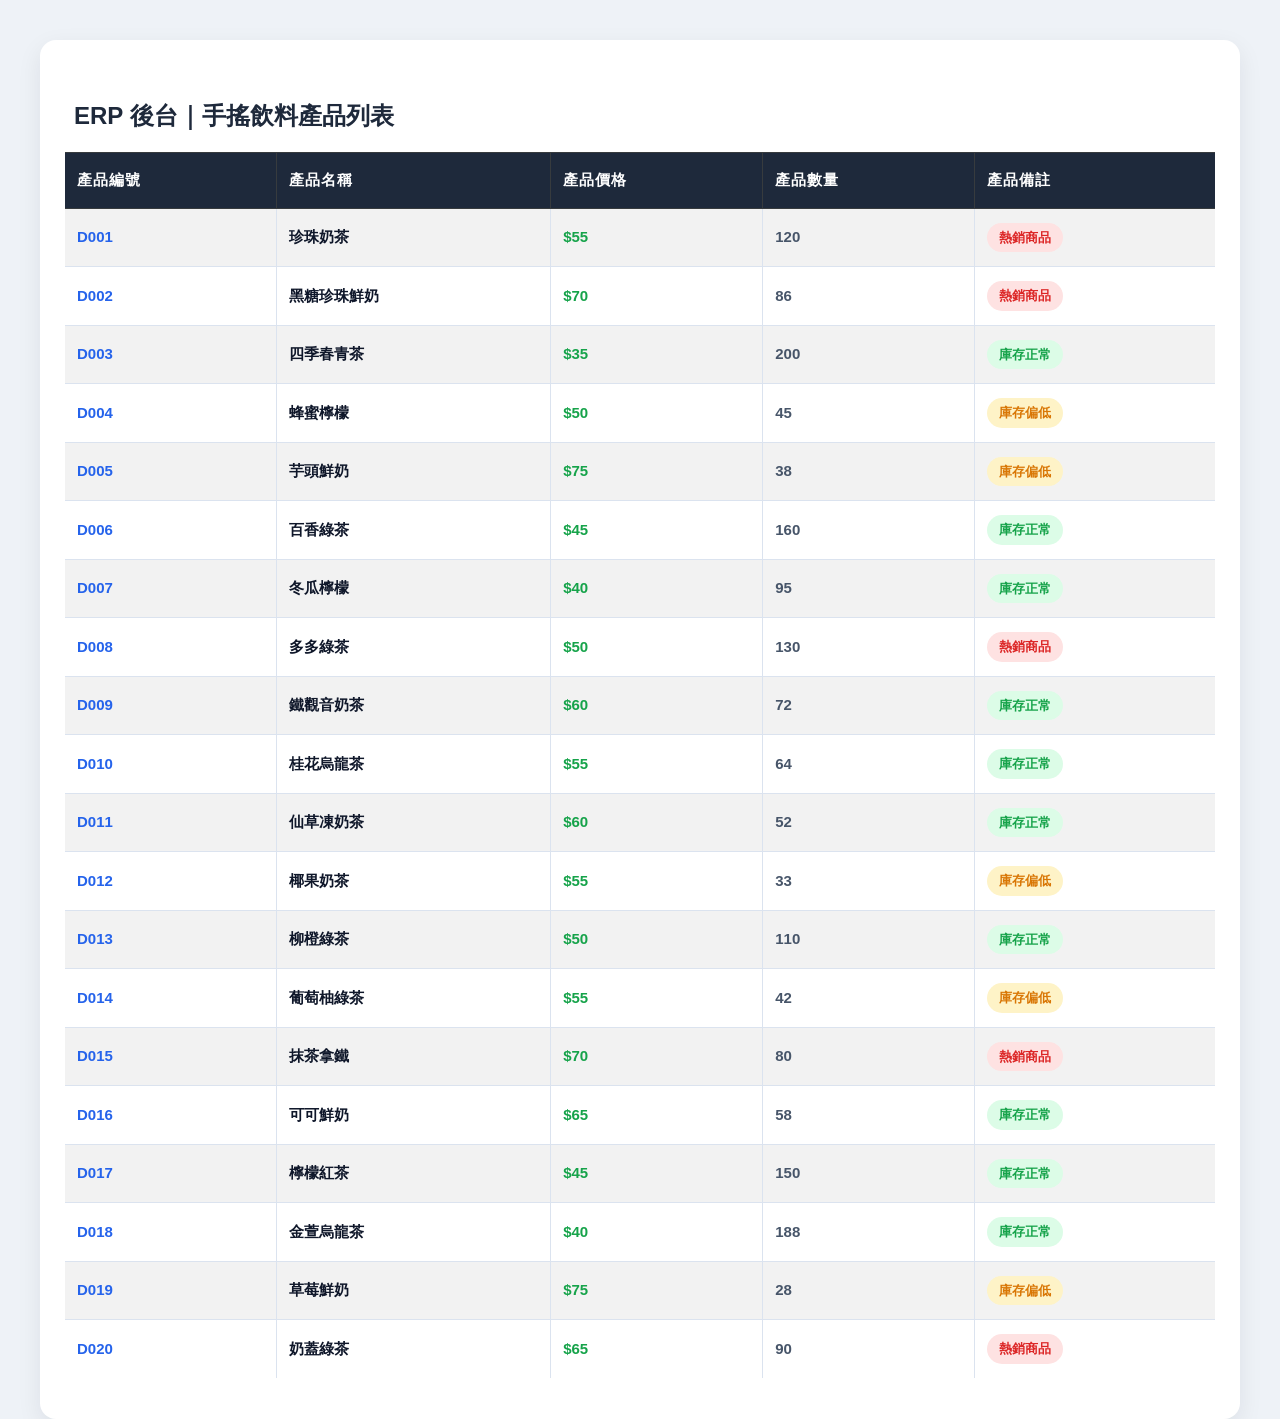
<file: 20260605-ch5-ai01.html>
<!DOCTYPE html>
<html lang="zh-TW">

<head>
    <meta charset="UTF-8">
    <meta name="viewport" content="width=device-width, initial-scale=1.0">
    <title>ERP後台產品列表</title>
    <link rel="stylesheet" href="css/boostrap.min.css">
    <link rel="stylesheet" href="css/all.min.css">
    <link rel="stylesheet" href="css/MY.css">

    <style>
        body {
            background: #eef2f7;
            font-family: "Microsoft JhengHei", sans-serif;
            color: #263238;
        }

        .container {
            max-width: 1200px;
            margin-top: 40px;
            padding: 24px;
            background: #ffffff;
            border-radius: 16px;
            box-shadow: 0 8px 24px rgba(15, 23, 42, 0.08);
        }

        .erp-table {
            overflow: hidden;
            border-radius: 12px;
            border: 1px solid #dbe3ef;
            background: #ffffff;
        }

        .erp-table caption {
            caption-side: top;
            padding: 18px 10px;
            font-size: 24px;
            font-weight: 700;
            color: #1e293b;
            text-align: left;
        }

        .erp-table thead th {
            background: #1e293b !important;
            color: #ffffff;
            padding: 16px 12px;
            font-size: 15px;
            letter-spacing: 1px;
            white-space: nowrap;
        }

        .erp-table tbody td {
            padding: 14px 12px;
            vertical-align: middle;
            font-size: 15px;
        }

        .erp-table tbody tr {
            transition: 0.2s;
        }

        .erp-table tbody tr:hover {
            background: #f1f5f9 !important;
            transform: scale(1.005);
        }

        .erp-id {
            font-weight: 700;
            color: #2563eb;
        }

        .erp-name {
            font-weight: 700;
            color: #0f172a;
        }

        .erp-price {
            font-weight: 700;
            color: #16a34a;
        }

        .erp-stock {
            font-weight: 700;
            color: #475569;
        }

        .erp-note {
            color: #64748b;
        }

        .erp-status-hot {
            display: inline-block;
            padding: 5px 12px;
            border-radius: 999px;
            background: #fee2e2;
            color: #dc2626;
            font-weight: 700;
            font-size: 13px;
        }

        .erp-status-normal {
            display: inline-block;
            padding: 5px 12px;
            border-radius: 999px;
            background: #dcfce7;
            color: #16a34a;
            font-weight: 700;
            font-size: 13px;
        }

        .erp-status-low {
            display: inline-block;
            padding: 5px 12px;
            border-radius: 999px;
            background: #fef3c7;
            color: #d97706;
            font-weight: 700;
            font-size: 13px;
        }

        @media screen and (max-width:768px) {

            .table-rwd thead,
            caption {
                display: none;
            }

            .table-rwd tbody tr {
                display: block;
                margin-top: 16px;
                border: 1px solid #dbe3ef;
                border-radius: 14px;
                overflow: hidden;
                background: #ffffff;
                box-shadow: 0 6px 16px rgba(15, 23, 42, 0.08);
            }

            .table-rwd tbody tr td {
                display: flex;
                border: none;
                border-bottom: 1px solid #e5e7eb;
                padding: 12px;
            }

            .table-rwd tbody tr td:last-child {
                border-bottom: none;
            }

            .table-rwd tbody tr td::before {
                content: attr(data-th) "：";
                font-size: 15px;
                font-weight: bold;
                color: #334155;
                width: 35%;
                text-align: right;
                padding-right: 1em;
                flex-shrink: 0;
            }

            .table-rwd tbody tr td span {
                width: 65%;
                display: block;
            }
        }
    </style>
</head>

<body>
    <div class="container">
        <table class="table mt-3 table-bordered table-hover table-striped table-rwd erp-table">
            <caption>ERP 後台｜手搖飲料產品列表</caption>
            <thead class="table-dark">
                <tr>
                    <th>產品編號</th>
                    <th>產品名稱</th>
                    <th>產品價格</th>
                    <th>產品數量</th>
                    <th>產品備註</th>
                </tr>
            </thead>

            <tbody>
                <tr>
                    <td data-th="產品編號"><span class="erp-id">D001</span></td>
                    <td data-th="產品名稱"><span class="erp-name">珍珠奶茶</span></td>
                    <td data-th="產品價格"><span class="erp-price">$55</span></td>
                    <td data-th="產品數量"><span class="erp-stock">120</span></td>
                    <td data-th="產品備註"><span class="erp-status-hot">熱銷商品</span></td>
                </tr>
                <tr>
                    <td data-th="產品編號"><span class="erp-id">D002</span></td>
                    <td data-th="產品名稱"><span class="erp-name">黑糖珍珠鮮奶</span></td>
                    <td data-th="產品價格"><span class="erp-price">$70</span></td>
                    <td data-th="產品數量"><span class="erp-stock">86</span></td>
                    <td data-th="產品備註"><span class="erp-status-hot">熱銷商品</span></td>
                </tr>
                <tr>
                    <td data-th="產品編號"><span class="erp-id">D003</span></td>
                    <td data-th="產品名稱"><span class="erp-name">四季春青茶</span></td>
                    <td data-th="產品價格"><span class="erp-price">$35</span></td>
                    <td data-th="產品數量"><span class="erp-stock">200</span></td>
                    <td data-th="產品備註"><span class="erp-status-normal">庫存正常</span></td>
                </tr>
                <tr>
                    <td data-th="產品編號"><span class="erp-id">D004</span></td>
                    <td data-th="產品名稱"><span class="erp-name">蜂蜜檸檬</span></td>
                    <td data-th="產品價格"><span class="erp-price">$50</span></td>
                    <td data-th="產品數量"><span class="erp-stock">45</span></td>
                    <td data-th="產品備註"><span class="erp-status-low">庫存偏低</span></td>
                </tr>
                <tr>
                    <td data-th="產品編號"><span class="erp-id">D005</span></td>
                    <td data-th="產品名稱"><span class="erp-name">芋頭鮮奶</span></td>
                    <td data-th="產品價格"><span class="erp-price">$75</span></td>
                    <td data-th="產品數量"><span class="erp-stock">38</span></td>
                    <td data-th="產品備註"><span class="erp-status-low">庫存偏低</span></td>
                </tr>
                <tr>
                    <td data-th="產品編號"><span class="erp-id">D006</span></td>
                    <td data-th="產品名稱"><span class="erp-name">百香綠茶</span></td>
                    <td data-th="產品價格"><span class="erp-price">$45</span></td>
                    <td data-th="產品數量"><span class="erp-stock">160</span></td>
                    <td data-th="產品備註"><span class="erp-status-normal">庫存正常</span></td>
                </tr>
                <tr>
                    <td data-th="產品編號"><span class="erp-id">D007</span></td>
                    <td data-th="產品名稱"><span class="erp-name">冬瓜檸檬</span></td>
                    <td data-th="產品價格"><span class="erp-price">$40</span></td>
                    <td data-th="產品數量"><span class="erp-stock">95</span></td>
                    <td data-th="產品備註"><span class="erp-status-normal">庫存正常</span></td>
                </tr>
                <tr>
                    <td data-th="產品編號"><span class="erp-id">D008</span></td>
                    <td data-th="產品名稱"><span class="erp-name">多多綠茶</span></td>
                    <td data-th="產品價格"><span class="erp-price">$50</span></td>
                    <td data-th="產品數量"><span class="erp-stock">130</span></td>
                    <td data-th="產品備註"><span class="erp-status-hot">熱銷商品</span></td>
                </tr>
                <tr>
                    <td data-th="產品編號"><span class="erp-id">D009</span></td>
                    <td data-th="產品名稱"><span class="erp-name">鐵觀音奶茶</span></td>
                    <td data-th="產品價格"><span class="erp-price">$60</span></td>
                    <td data-th="產品數量"><span class="erp-stock">72</span></td>
                    <td data-th="產品備註"><span class="erp-status-normal">庫存正常</span></td>
                </tr>
                <tr>
                    <td data-th="產品編號"><span class="erp-id">D010</span></td>
                    <td data-th="產品名稱"><span class="erp-name">桂花烏龍茶</span></td>
                    <td data-th="產品價格"><span class="erp-price">$55</span></td>
                    <td data-th="產品數量"><span class="erp-stock">64</span></td>
                    <td data-th="產品備註"><span class="erp-status-normal">庫存正常</span></td>
                </tr>
                <tr>
                    <td data-th="產品編號"><span class="erp-id">D011</span></td>
                    <td data-th="產品名稱"><span class="erp-name">仙草凍奶茶</span></td>
                    <td data-th="產品價格"><span class="erp-price">$60</span></td>
                    <td data-th="產品數量"><span class="erp-stock">52</span></td>
                    <td data-th="產品備註"><span class="erp-status-normal">庫存正常</span></td>
                </tr>
                <tr>
                    <td data-th="產品編號"><span class="erp-id">D012</span></td>
                    <td data-th="產品名稱"><span class="erp-name">椰果奶茶</span></td>
                    <td data-th="產品價格"><span class="erp-price">$55</span></td>
                    <td data-th="產品數量"><span class="erp-stock">33</span></td>
                    <td data-th="產品備註"><span class="erp-status-low">庫存偏低</span></td>
                </tr>
                <tr>
                    <td data-th="產品編號"><span class="erp-id">D013</span></td>
                    <td data-th="產品名稱"><span class="erp-name">柳橙綠茶</span></td>
                    <td data-th="產品價格"><span class="erp-price">$50</span></td>
                    <td data-th="產品數量"><span class="erp-stock">110</span></td>
                    <td data-th="產品備註"><span class="erp-status-normal">庫存正常</span></td>
                </tr>
                <tr>
                    <td data-th="產品編號"><span class="erp-id">D014</span></td>
                    <td data-th="產品名稱"><span class="erp-name">葡萄柚綠茶</span></td>
                    <td data-th="產品價格"><span class="erp-price">$55</span></td>
                    <td data-th="產品數量"><span class="erp-stock">42</span></td>
                    <td data-th="產品備註"><span class="erp-status-low">庫存偏低</span></td>
                </tr>
                <tr>
                    <td data-th="產品編號"><span class="erp-id">D015</span></td>
                    <td data-th="產品名稱"><span class="erp-name">抹茶拿鐵</span></td>
                    <td data-th="產品價格"><span class="erp-price">$70</span></td>
                    <td data-th="產品數量"><span class="erp-stock">80</span></td>
                    <td data-th="產品備註"><span class="erp-status-hot">熱銷商品</span></td>
                </tr>
                <tr>
                    <td data-th="產品編號"><span class="erp-id">D016</span></td>
                    <td data-th="產品名稱"><span class="erp-name">可可鮮奶</span></td>
                    <td data-th="產品價格"><span class="erp-price">$65</span></td>
                    <td data-th="產品數量"><span class="erp-stock">58</span></td>
                    <td data-th="產品備註"><span class="erp-status-normal">庫存正常</span></td>
                </tr>
                <tr>
                    <td data-th="產品編號"><span class="erp-id">D017</span></td>
                    <td data-th="產品名稱"><span class="erp-name">檸檬紅茶</span></td>
                    <td data-th="產品價格"><span class="erp-price">$45</span></td>
                    <td data-th="產品數量"><span class="erp-stock">150</span></td>
                    <td data-th="產品備註"><span class="erp-status-normal">庫存正常</span></td>
                </tr>
                <tr>
                    <td data-th="產品編號"><span class="erp-id">D018</span></td>
                    <td data-th="產品名稱"><span class="erp-name">金萱烏龍茶</span></td>
                    <td data-th="產品價格"><span class="erp-price">$40</span></td>
                    <td data-th="產品數量"><span class="erp-stock">188</span></td>
                    <td data-th="產品備註"><span class="erp-status-normal">庫存正常</span></td>
                </tr>
                <tr>
                    <td data-th="產品編號"><span class="erp-id">D019</span></td>
                    <td data-th="產品名稱"><span class="erp-name">草莓鮮奶</span></td>
                    <td data-th="產品價格"><span class="erp-price">$75</span></td>
                    <td data-th="產品數量"><span class="erp-stock">28</span></td>
                    <td data-th="產品備註"><span class="erp-status-low">庫存偏低</span></td>
                </tr>
                <tr>
                    <td data-th="產品編號"><span class="erp-id">D020</span></td>
                    <td data-th="產品名稱"><span class="erp-name">奶蓋綠茶</span></td>
                    <td data-th="產品價格"><span class="erp-price">$65</span></td>
                    <td data-th="產品數量"><span class="erp-stock">90</span></td>
                    <td data-th="產品備註"><span class="erp-status-hot">熱銷商品</span></td>
                </tr>
            </tbody>
        </table>
    </div>

    <script src="js/bootstrap.bundle.min.js"></script>
</body>

</html>
</file>
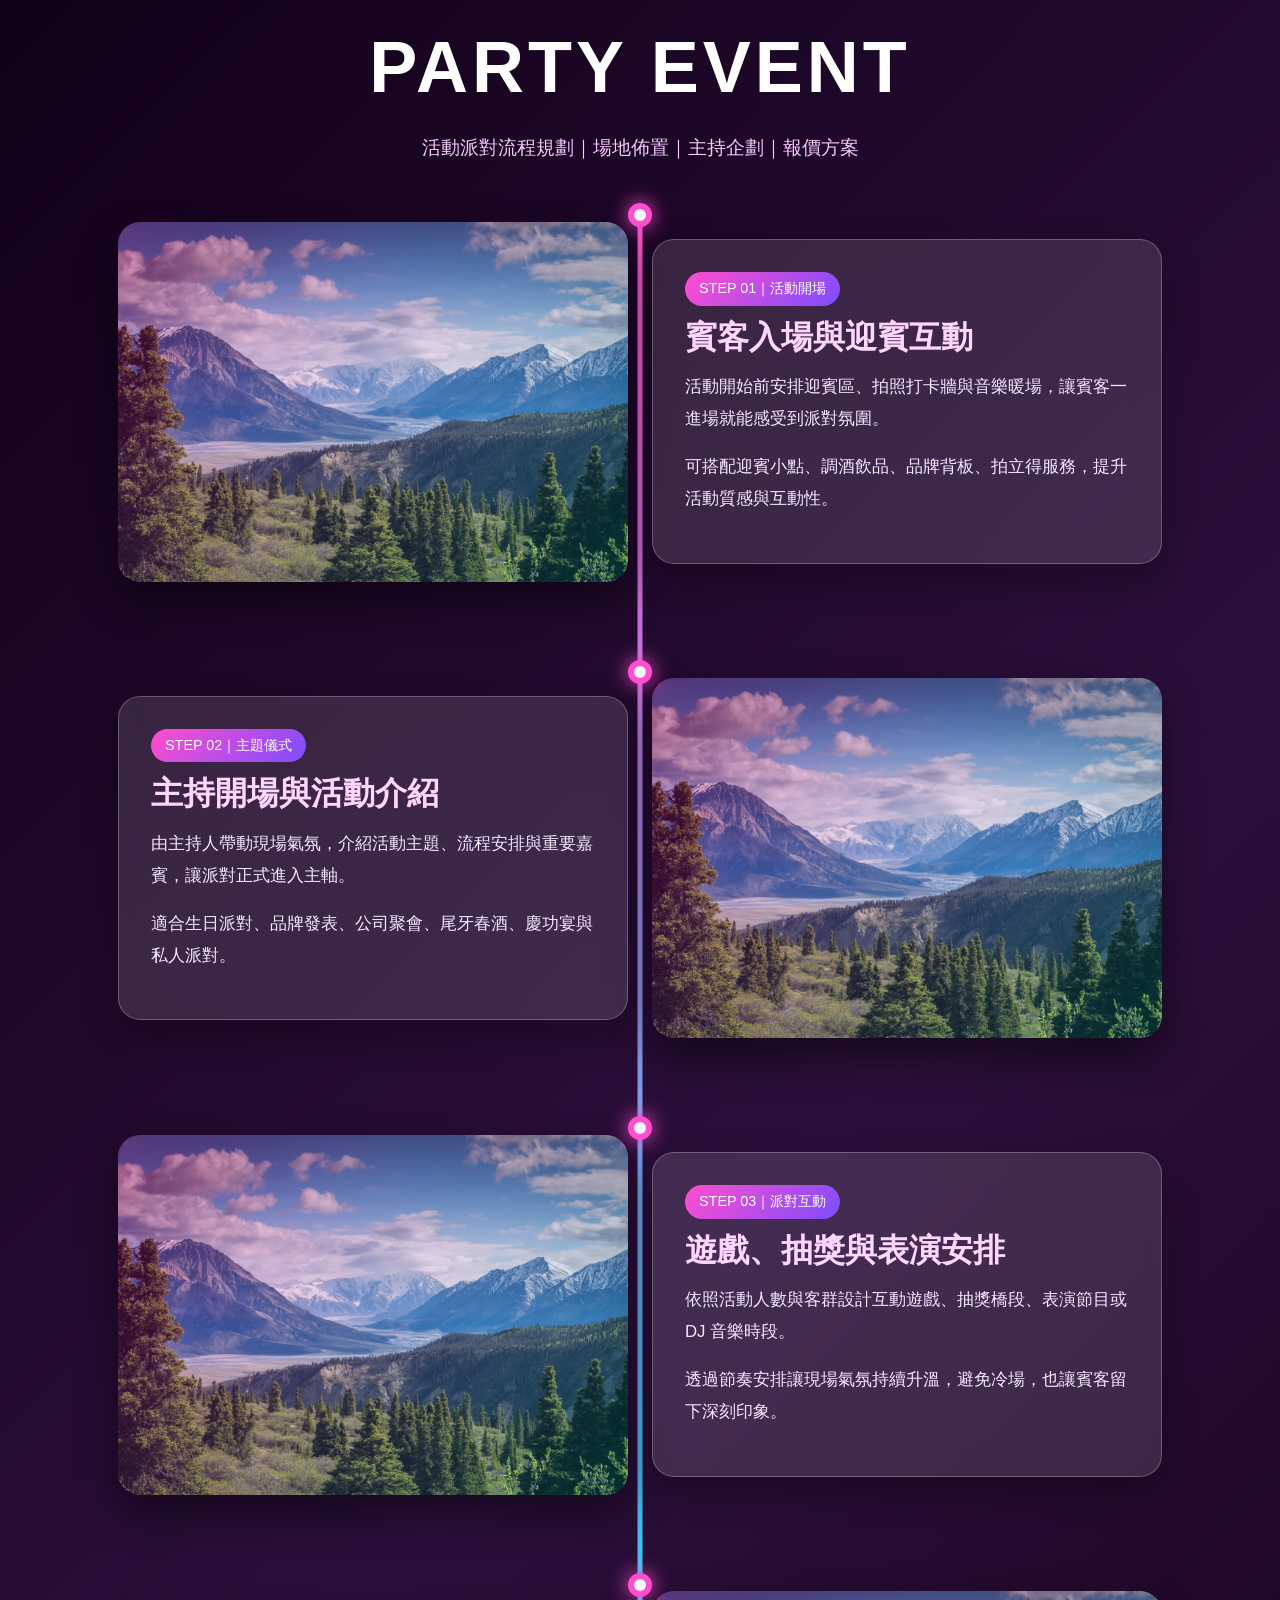
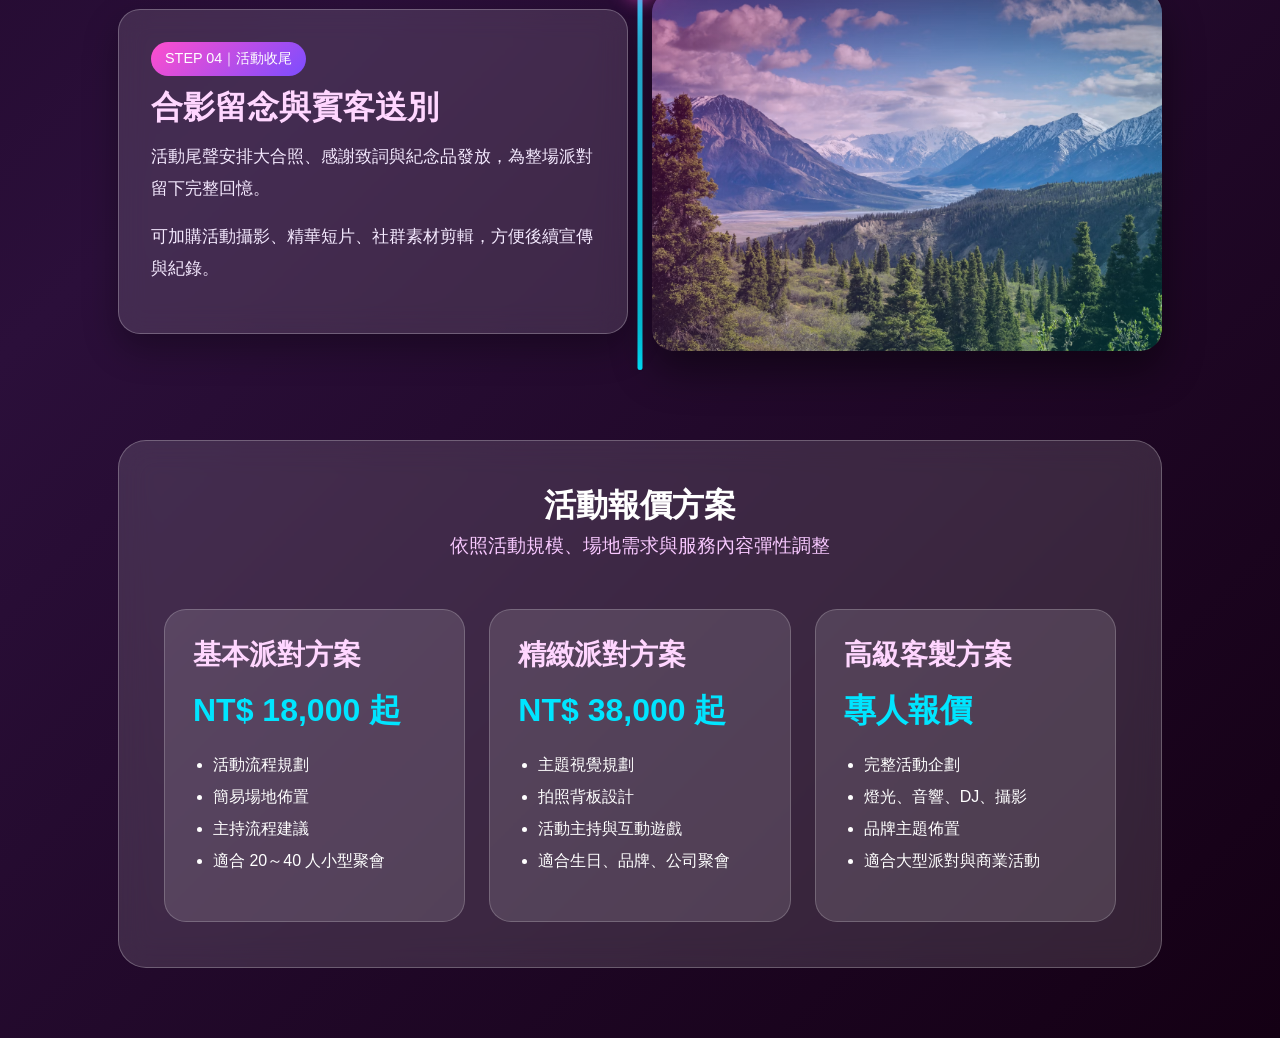
<file: 20260623-ch7-flex-ex01-timeline-section-ai01.html>
<!DOCTYPE html>
<html lang="zh-TW">

<head>
    <meta charset="UTF-8">
    <meta name="viewport" content="width=device-width, initial-scale=1.0">
    <title>活動派對流程與報價</title>
    <link rel="stylesheet" href="css/boostrap.min.css">
    <link rel="stylesheet" href="css/all.min.css">
    <link rel="stylesheet" href="css/MY.css">

    <style>
        body {
            background: linear-gradient(135deg, #120018, #2b0f3a, #140014);
            color: #fff;
            font-family: "Microsoft JhengHei", sans-serif;
        }

        .main-title {
            color: #fff;
            font-weight: 900;
            letter-spacing: 4px;
        }

        .sub-title {
            color: #f8c8ff;
            font-size: 1.2rem;
            margin-bottom: 40px;
        }

        .imgbox {
            height: 360px;
            border-radius: 22px;
            background-position: center;
            background-size: cover;
            box-shadow: 0 20px 40px rgba(0, 0, 0, .45);
            position: relative;
            overflow: hidden;
        }

        .imgbox::after {
            content: "";
            position: absolute;
            inset: 0;
            background: linear-gradient(135deg, rgba(255, 0, 180, .25), rgba(0, 255, 255, .18));
        }

        .textbox {
            margin: 20px 0;
            padding: 32px;
            border-radius: 22px;
            background: rgba(255, 255, 255, .12);
            backdrop-filter: blur(14px);
            -webkit-backdrop-filter: blur(14px);
            border: 1px solid rgba(255, 255, 255, .25);
            box-shadow: 0 15px 35px rgba(0, 0, 0, .3);
        }

        .textbox h2 {
            font-weight: 900;
            color: #ffd6ff;
            margin-bottom: 15px;
        }

        .textbox p {
            font-size: 1.05rem;
            line-height: 1.9;
            color: #f5eaff;
        }

        .tag {
            display: inline-block;
            padding: 6px 14px;
            border-radius: 99px;
            background: linear-gradient(135deg, #ff4ecd, #7c4dff);
            color: #fff;
            font-size: .9rem;
            margin-bottom: 12px;
        }

        .timeline-section {
            position: relative;
        }

        .timeline-section::before {
            position: absolute;
            content: "";
            top: 10px;
            bottom: 0;
            width: 5px;
            background: linear-gradient(to bottom, #ff4ecd, #00e5ff);
            left: 50%;
            transform: translateX(-50%);
            border-radius: 99px;
        }

        .timeline-section-pointer {
            position: relative;
            margin-bottom: 60px;
        }

        .timeline-section-pointer::before {
            position: absolute;
            content: "";
            width: 24px;
            height: 24px;
            background-color: #fff;
            top: 0;
            border-radius: 50%;
            left: 50%;
            transform: translateX(-50%);
            border: 6px solid #ff4ecd;
            z-index: 2;
            box-shadow: 0 0 20px #ff4ecd;
        }

        .price-section {
            margin: 70px 0;
            padding: 45px;
            border-radius: 28px;
            background: rgba(255, 255, 255, .13);
            backdrop-filter: blur(16px);
            border: 1px solid rgba(255, 255, 255, .25);
        }

        .price-card {
            background: rgba(255, 255, 255, .12);
            border-radius: 22px;
            padding: 28px;
            height: 100%;
            border: 1px solid rgba(255, 255, 255, .2);
            transition: .3s;
        }

        .price-card:hover {
            transform: translateY(-8px);
            background: rgba(255, 255, 255, .2);
        }

        .price-card h3 {
            color: #ffd6ff;
            font-weight: 900;
        }

        .price {
            font-size: 2rem;
            font-weight: 900;
            color: #00e5ff;
            margin: 15px 0;
        }

        .price-card ul {
            padding-left: 20px;
            line-height: 2;
        }

        @media screen and (max-width: 768px) {

            .timeline-section::before,
            .timeline-section-pointer::before {
                display: none;
            }

            .imgbox {
                height: 260px;
            }

            .textbox {
                padding: 24px;
            }

            .main-title {
                font-size: 2.5rem;
            }
        }
    </style>
</head>

<body>
    <div class="container px-4 px-md-5">
        <div class="display-2 text-center main-title my-4">PARTY EVENT</div>
        <div class="text-center sub-title">活動派對流程規劃｜場地佈置｜主持企劃｜報價方案</div>

        <div class="timeline-section">

            <div class="row align-items-center timeline-section-pointer">
                <div class="col-md-6">
                    <div class="imgbox" style="background-image: url(images/nature01.avif);"></div>
                </div>
                <div class="col-md-6 my-3">
                    <div class="textbox">
                        <span class="tag">STEP 01｜活動開場</span>
                        <h2>賓客入場與迎賓互動</h2>
                        <p>
                            活動開始前安排迎賓區、拍照打卡牆與音樂暖場，讓賓客一進場就能感受到派對氛圍。
                        </p>
                        <p>
                            可搭配迎賓小點、調酒飲品、品牌背板、拍立得服務，提升活動質感與互動性。
                        </p>
                    </div>
                </div>
            </div>

            <div class="row align-items-center flex-lg-row-reverse timeline-section-pointer">
                <div class="col-md-6">
                    <div class="imgbox" style="background-image: url(images/nature01.avif);"></div>
                </div>
                <div class="col-md-6 my-3">
                    <div class="textbox">
                        <span class="tag">STEP 02｜主題儀式</span>
                        <h2>主持開場與活動介紹</h2>
                        <p>
                            由主持人帶動現場氣氛，介紹活動主題、流程安排與重要嘉賓，讓派對正式進入主軸。
                        </p>
                        <p>
                            適合生日派對、品牌發表、公司聚會、尾牙春酒、慶功宴與私人派對。
                        </p>
                    </div>
                </div>
            </div>

            <div class="row align-items-center timeline-section-pointer">
                <div class="col-md-6">
                    <div class="imgbox" style="background-image: url(images/nature01.avif);"></div>
                </div>
                <div class="col-md-6 my-3">
                    <div class="textbox">
                        <span class="tag">STEP 03｜派對互動</span>
                        <h2>遊戲、抽獎與表演安排</h2>
                        <p>
                            依照活動人數與客群設計互動遊戲、抽獎橋段、表演節目或 DJ 音樂時段。
                        </p>
                        <p>
                            透過節奏安排讓現場氣氛持續升溫，避免冷場，也讓賓客留下深刻印象。
                        </p>
                    </div>
                </div>
            </div>

            <div class="row align-items-center flex-lg-row-reverse timeline-section-pointer">
                <div class="col-md-6">
                    <div class="imgbox" style="background-image: url(images/nature01.avif);"></div>
                </div>
                <div class="col-md-6 my-3">
                    <div class="textbox">
                        <span class="tag">STEP 04｜活動收尾</span>
                        <h2>合影留念與賓客送別</h2>
                        <p>
                            活動尾聲安排大合照、感謝致詞與紀念品發放，為整場派對留下完整回憶。
                        </p>
                        <p>
                            可加購活動攝影、精華短片、社群素材剪輯，方便後續宣傳與紀錄。
                        </p>
                    </div>
                </div>
            </div>
        </div>

        <div class="price-section">
            <div class="text-center mb-5">
                <h2 class="fw-900">活動報價方案</h2>
                <p class="sub-title">依照活動規模、場地需求與服務內容彈性調整</p>
            </div>

            <div class="row g-4">
                <div class="col-md-4">
                    <div class="price-card">
                        <h3>基本派對方案</h3>
                        <div class="price">NT$ 18,000 起</div>
                        <ul>
                            <li>活動流程規劃</li>
                            <li>簡易場地佈置</li>
                            <li>主持流程建議</li>
                            <li>適合 20～40 人小型聚會</li>
                        </ul>
                    </div>
                </div>

                <div class="col-md-4">
                    <div class="price-card">
                        <h3>精緻派對方案</h3>
                        <div class="price">NT$ 38,000 起</div>
                        <ul>
                            <li>主題視覺規劃</li>
                            <li>拍照背板設計</li>
                            <li>活動主持與互動遊戲</li>
                            <li>適合生日、品牌、公司聚會</li>
                        </ul>
                    </div>
                </div>

                <div class="col-md-4">
                    <div class="price-card">
                        <h3>高級客製方案</h3>
                        <div class="price">專人報價</div>
                        <ul>
                            <li>完整活動企劃</li>
                            <li>燈光、音響、DJ、攝影</li>
                            <li>品牌主題佈置</li>
                            <li>適合大型派對與商業活動</li>
                        </ul>
                    </div>
                </div>
            </div>
        </div>

    </div>

    <script src="js/bootstrap.bundle.min.js"></script>
</body>

</html>
</file>
<file: css/UserPage.css>
:root {
  --primary: #4F6F52;
  --primary-dark: #3A5540;

  --secondary: #A9BBA4;

  --accent: #C97C5D;
  --accent-light: #D4A373;

  --bg: #F7F4ED;
  --bg-secondary: #EAE2D6;

  --card: #E1DDD4;

  --text: #2D2D2D;
  --text-secondary: #6B6B63;

  --border: #CFC8BC;

  --link: #5C8374;
}
</file>
<file: css/MY.css>
@import url('https://fonts.googleapis.com/css2?family=Chiron+GoRound+TC:wght@200..900&display=swap');

:root {
    /* 主題色 */
    --color-primary: #A7C4A0;

    /* 輔助色 */
    --color-secondary: #FCFDAF;
    --color-secondary-2: #D7E9D0;
    --color-secondary-3: #CDE7BE;
    --color-secondary-4: #EAF4D3;
    --color-secondary-5: #FFF8C7;

    /* 網站背景 */
    --color-background: #F7FDDD;
    --color-background-alt: #F1F8E8;
    --color-background-soft: #FAFDF3;

    /* 按鈕 */
    --color-button: #7FA878;
    --color-button-hover: #6D9566;
    --color-button-active: #5B8354;
    --color-button-text: #FFFFFF;

    /* 文章區塊 */
    --color-content-bg: #FFFFFF;
    --color-content-bg-alt: #F9FBF5;
    --color-content-text: #3F4A3C;
    --color-content-text-light: #6C7569;

    /* 強調色 */
    --color-accent-green: #8CBF7F;
    --color-accent-lime: #C7E77D;
    --color-accent-yellow: #FFF28A;

    /* 邊框 */
    --color-border: #D9E5C8;
    --color-border-dark: #B7C8A8;

    /* 狀態色 */
    --color-success: #7FBF7A;
    --color-warning: #F4D35E;
    --color-danger: #E07A5F;
    --color-info: #8DBCC7;

    /* 陰影色 */
    --color-shadow: rgba(127, 168, 120, 0.15);
    --color-shadow-dark: rgba(63, 74, 60, 0.12);
}

/* 字體粗度 */
.fw-100 {
    font-weight: 100;
}

.fw-200 {
    font-weight: 200;
}

.fw-300 {
    font-weight: 300;
}

.fw-400 {
    font-weight: 400;
}

.fw-500 {
    font-weight: 500;
}

.fw-600 {
    font-weight: 600;
}

.fw-700 {
    font-weight: 700;
}

.fw-800 {
    font-weight: 800;
}

.fw-900 {
    font-weight: 900;
}

/* 字體顏色 */
.btn-text-primary {
    color: var(--color-content-text);
}

/* 卡片滑動效果-由下往上*/

/* =========================
                卡片本體
        ========================= */
.card {
    position: relative;

    height: 250px;
    margin-top: 20px;
    padding: 50px;

    overflow: hidden;

    border-radius: 20px;

    font-size: 22px;

    line-height: 1.6;
    color: white;


    background: linear-gradient(135deg,
            #A7C4A0 0%,
            #7FA878 100%);

    box-shadow:
        0 10px 30px rgba(0, 0, 0, .2);
}

/* =========================
                Hover容器
        ========================= */
.roller {
    position: relative;
    overflow: hidden;
}

/* =========================
                毛玻璃覆蓋層
        ========================= */
.roller .roller_card_b {
    position: absolute;

    top: 0;
    left: 0;

    width: 100%;
    height: 100%;

    box-sizing: border-box;

    display: flex;
    justify-content: center;
    align-items: center;

    background: rgba(255, 255, 255, .08);

    backdrop-filter: blur(18px);
    -webkit-backdrop-filter: blur(18px);

    opacity: 0;

    transform: translateY(100%);

    transition:
        transform .45s ease,
        opacity .45s ease;
}

/* =========================
                Hover動畫
        ========================= */
.roller:hover .roller_card_b {
    opacity: 1;
    transform: translateY(0);
}

/* =========================
                查看按鈕
        ========================= */
.roller_card .btn {

    padding: 12px 35px;

    border: none;
    border-radius: 50px;

    background: rgba(255, 255, 255, .95);

    color: #333;
    font-size: 16px;
    font-weight: 600;
    letter-spacing: 1px;

    box-shadow:
        0 8px 20px rgba(0, 0, 0, .15);

    transition: all .3s ease;
}

.roller_card .btn:hover {
    background: white;

    transform:
        translateY(-3px) scale(1.05);

    box-shadow:
        0 12px 25px rgba(0, 0, 0, .25);
}

/* 卡片滑動由上到下 */

/* =========================
                毛玻璃覆蓋層
        ========================= */
.roller .roller_card_t {
    position: absolute;

    top: 0;
    left: 0;

    width: 100%;
    height: 100%;

    box-sizing: border-box;

    display: flex;
    justify-content: center;
    align-items: center;

    background: rgba(255, 255, 255, .08);

    backdrop-filter: blur(18px);
    -webkit-backdrop-filter: blur(18px);

    opacity: 0;

    transform: translateY(-100%);

    transition:
        transform .45s ease,
        opacity .45s ease;
}

/* =========================
                Hover動畫
        ========================= */
.roller:hover .roller_card_t {
    opacity: 1;
    transform: translateY(0);
}

/* 卡片滑動由左到右 */

/* =========================
                毛玻璃覆蓋層
        ========================= */
.roller .roller_card_l {
    position: absolute;

    top: 0;
    left: 0;

    width: 100%;
    height: 100%;

    box-sizing: border-box;

    display: flex;
    justify-content: center;
    align-items: center;

    background: rgba(255, 255, 255, .08);

    backdrop-filter: blur(18px);
    -webkit-backdrop-filter: blur(18px);

    opacity: 0;

    transform: translateX(-100%);

    transition:
        transform .45s ease,
        opacity .45s ease;
}

/* =========================
                Hover動畫
        ========================= */
.roller:hover .roller_card_l {
    opacity: 1;
    transform: translateX(0);
}

/* 卡片滑動由右到左 */

/* =========================
                毛玻璃覆蓋層
        ========================= */
.roller .roller_card_r {
    position: absolute;

    top: 0;
    left: 0;

    width: 100%;
    height: 100%;

    box-sizing: border-box;

    display: flex;
    justify-content: center;
    align-items: center;

    background: rgba(255, 255, 255, .08);

    backdrop-filter: blur(18px);
    -webkit-backdrop-filter: blur(18px);

    opacity: 0;

    transform: translateX(100%);

    transition:
        transform .45s ease,
        opacity .45s ease;
}

/* =========================
                Hover動畫
        ========================= */
.roller:hover .roller_card_r {
    opacity: 1;
    transform: translateX(0);
}

/* 背景圖 */
.bgcover {
    background-position: center;
    background-size: cover;
}
</file>
<file: css/boostrap.min.css>
@charset "UTF-8";/*!
 * Bootstrap  v5.2.3 (https://getbootstrap.com/)
 * Copyright 2011-2022 The Bootstrap Authors
 * Copyright 2011-2022 Twitter, Inc.
 * Licensed under MIT (https://github.com/twbs/bootstrap/blob/main/LICENSE)
 */:root{--bs-blue:#0d6efd;--bs-indigo:#6610f2;--bs-purple:#6f42c1;--bs-pink:#d63384;--bs-red:#dc3545;--bs-orange:#fd7e14;--bs-yellow:#ffc107;--bs-green:#198754;--bs-teal:#20c997;--bs-cyan:#0dcaf0;--bs-black:#000;--bs-white:#fff;--bs-gray:#6c757d;--bs-gray-dark:#343a40;--bs-gray-100:#f8f9fa;--bs-gray-200:#e9ecef;--bs-gray-300:#dee2e6;--bs-gray-400:#ced4da;--bs-gray-500:#adb5bd;--bs-gray-600:#6c757d;--bs-gray-700:#495057;--bs-gray-800:#343a40;--bs-gray-900:#212529;--bs-primary:#0d6efd;--bs-secondary:#6c757d;--bs-success:#198754;--bs-info:#0dcaf0;--bs-warning:#ffc107;--bs-danger:#dc3545;--bs-light:#f8f9fa;--bs-dark:#212529;--bs-primary-rgb:13,110,253;--bs-secondary-rgb:108,117,125;--bs-success-rgb:25,135,84;--bs-info-rgb:13,202,240;--bs-warning-rgb:255,193,7;--bs-danger-rgb:220,53,69;--bs-light-rgb:248,249,250;--bs-dark-rgb:33,37,41;--bs-white-rgb:255,255,255;--bs-black-rgb:0,0,0;--bs-body-color-rgb:33,37,41;--bs-body-bg-rgb:255,255,255;--bs-font-sans-serif:system-ui,-apple-system,"Segoe UI",Roboto,"Helvetica Neue","Noto Sans","Liberation Sans",Arial,sans-serif,"Apple Color Emoji","Segoe UI Emoji","Segoe UI Symbol","Noto Color Emoji";--bs-font-monospace:SFMono-Regular,Menlo,Monaco,Consolas,"Liberation Mono","Courier New",monospace;--bs-gradient:linear-gradient(180deg, rgba(255, 255, 255, 0.15), rgba(255, 255, 255, 0));--bs-body-font-family:var(--bs-font-sans-serif);--bs-body-font-size:1rem;--bs-body-font-weight:400;--bs-body-line-height:1.5;--bs-body-color:#212529;--bs-body-bg:#fff;--bs-border-width:1px;--bs-border-style:solid;--bs-border-color:#dee2e6;--bs-border-color-translucent:rgba(0, 0, 0, 0.175);--bs-border-radius:0.375rem;--bs-border-radius-sm:0.25rem;--bs-border-radius-lg:0.5rem;--bs-border-radius-xl:1rem;--bs-border-radius-2xl:2rem;--bs-border-radius-pill:50rem;--bs-link-color:#0d6efd;--bs-link-hover-color:#0a58ca;--bs-code-color:#d63384;--bs-highlight-bg:#fff3cd}*,::after,::before{box-sizing:border-box}@media (prefers-reduced-motion:no-preference){:root{scroll-behavior:smooth}}body{margin:0;font-family:var(--bs-body-font-family);font-size:var(--bs-body-font-size);font-weight:var(--bs-body-font-weight);line-height:var(--bs-body-line-height);color:var(--bs-body-color);text-align:var(--bs-body-text-align);background-color:var(--bs-body-bg);-webkit-text-size-adjust:100%;-webkit-tap-highlight-color:transparent}hr{margin:1rem 0;color:inherit;border:0;border-top:1px solid;opacity:.25}.h1,.h2,.h3,.h4,.h5,.h6,h1,h2,h3,h4,h5,h6{margin-top:0;margin-bottom:.5rem;font-weight:500;line-height:1.2}.h1,h1{font-size:calc(1.375rem + 1.5vw)}@media (min-width:1200px){.h1,h1{font-size:2.5rem}}.h2,h2{font-size:calc(1.325rem + .9vw)}@media (min-width:1200px){.h2,h2{font-size:2rem}}.h3,h3{font-size:calc(1.3rem + .6vw)}@media (min-width:1200px){.h3,h3{font-size:1.75rem}}.h4,h4{font-size:calc(1.275rem + .3vw)}@media (min-width:1200px){.h4,h4{font-size:1.5rem}}.h5,h5{font-size:1.25rem}.h6,h6{font-size:1rem}p{margin-top:0;margin-bottom:1rem}abbr[title]{-webkit-text-decoration:underline dotted;text-decoration:underline dotted;cursor:help;-webkit-text-decoration-skip-ink:none;text-decoration-skip-ink:none}address{margin-bottom:1rem;font-style:normal;line-height:inherit}ol,ul{padding-left:2rem}dl,ol,ul{margin-top:0;margin-bottom:1rem}ol ol,ol ul,ul ol,ul ul{margin-bottom:0}dt{font-weight:700}dd{margin-bottom:.5rem;margin-left:0}blockquote{margin:0 0 1rem}b,strong{font-weight:bolder}.small,small{font-size:.875em}.mark,mark{padding:.1875em;background-color:var(--bs-highlight-bg)}sub,sup{position:relative;font-size:.75em;line-height:0;vertical-align:baseline}sub{bottom:-.25em}sup{top:-.5em}a{color:var(--bs-link-color);text-decoration:underline}a:hover{color:var(--bs-link-hover-color)}a:not([href]):not([class]),a:not([href]):not([class]):hover{color:inherit;text-decoration:none}code,kbd,pre,samp{font-family:var(--bs-font-monospace);font-size:1em}pre{display:block;margin-top:0;margin-bottom:1rem;overflow:auto;font-size:.875em}pre code{font-size:inherit;color:inherit;word-break:normal}code{font-size:.875em;color:var(--bs-code-color);word-wrap:break-word}a>code{color:inherit}kbd{padding:.1875rem .375rem;font-size:.875em;color:var(--bs-body-bg);background-color:var(--bs-body-color);border-radius:.25rem}kbd kbd{padding:0;font-size:1em}figure{margin:0 0 1rem}img,svg{vertical-align:middle}table{caption-side:bottom;border-collapse:collapse}caption{padding-top:.5rem;padding-bottom:.5rem;color:#6c757d;text-align:left}th{text-align:inherit;text-align:-webkit-match-parent}tbody,td,tfoot,th,thead,tr{border-color:inherit;border-style:solid;border-width:0}label{display:inline-block}button{border-radius:0}button:focus:not(:focus-visible){outline:0}button,input,optgroup,select,textarea{margin:0;font-family:inherit;font-size:inherit;line-height:inherit}button,select{text-transform:none}[role=button]{cursor:pointer}select{word-wrap:normal}select:disabled{opacity:1}[list]:not([type=date]):not([type=datetime-local]):not([type=month]):not([type=week]):not([type=time])::-webkit-calendar-picker-indicator{display:none!important}[type=button],[type=reset],[type=submit],button{-webkit-appearance:button}[type=button]:not(:disabled),[type=reset]:not(:disabled),[type=submit]:not(:disabled),button:not(:disabled){cursor:pointer}::-moz-focus-inner{padding:0;border-style:none}textarea{resize:vertical}fieldset{min-width:0;padding:0;margin:0;border:0}legend{float:left;width:100%;padding:0;margin-bottom:.5rem;font-size:calc(1.275rem + .3vw);line-height:inherit}@media (min-width:1200px){legend{font-size:1.5rem}}legend+*{clear:left}::-webkit-datetime-edit-day-field,::-webkit-datetime-edit-fields-wrapper,::-webkit-datetime-edit-hour-field,::-webkit-datetime-edit-minute,::-webkit-datetime-edit-month-field,::-webkit-datetime-edit-text,::-webkit-datetime-edit-year-field{padding:0}::-webkit-inner-spin-button{height:auto}[type=search]{outline-offset:-2px;-webkit-appearance:textfield}::-webkit-search-decoration{-webkit-appearance:none}::-webkit-color-swatch-wrapper{padding:0}::-webkit-file-upload-button{font:inherit;-webkit-appearance:button}::file-selector-button{font:inherit;-webkit-appearance:button}output{display:inline-block}iframe{border:0}summary{display:list-item;cursor:pointer}progress{vertical-align:baseline}[hidden]{display:none!important}.lead{font-size:1.25rem;font-weight:300}.display-1{font-size:calc(1.625rem + 4.5vw);font-weight:300;line-height:1.2}@media (min-width:1200px){.display-1{font-size:5rem}}.display-2{font-size:calc(1.575rem + 3.9vw);font-weight:300;line-height:1.2}@media (min-width:1200px){.display-2{font-size:4.5rem}}.display-3{font-size:calc(1.525rem + 3.3vw);font-weight:300;line-height:1.2}@media (min-width:1200px){.display-3{font-size:4rem}}.display-4{font-size:calc(1.475rem + 2.7vw);font-weight:300;line-height:1.2}@media (min-width:1200px){.display-4{font-size:3.5rem}}.display-5{font-size:calc(1.425rem + 2.1vw);font-weight:300;line-height:1.2}@media (min-width:1200px){.display-5{font-size:3rem}}.display-6{font-size:calc(1.375rem + 1.5vw);font-weight:300;line-height:1.2}@media (min-width:1200px){.display-6{font-size:2.5rem}}.list-unstyled{padding-left:0;list-style:none}.list-inline{padding-left:0;list-style:none}.list-inline-item{display:inline-block}.list-inline-item:not(:last-child){margin-right:.5rem}.initialism{font-size:.875em;text-transform:uppercase}.blockquote{margin-bottom:1rem;font-size:1.25rem}.blockquote>:last-child{margin-bottom:0}.blockquote-footer{margin-top:-1rem;margin-bottom:1rem;font-size:.875em;color:#6c757d}.blockquote-footer::before{content:"— "}.img-fluid{max-width:100%;height:auto}.img-thumbnail{padding:.25rem;background-color:#fff;border:1px solid var(--bs-border-color);border-radius:.375rem;max-width:100%;height:auto}.figure{display:inline-block}.figure-img{margin-bottom:.5rem;line-height:1}.figure-caption{font-size:.875em;color:#6c757d}.container,.container-fluid,.container-lg,.container-md,.container-sm,.container-xl,.container-xxl{--bs-gutter-x:1.5rem;--bs-gutter-y:0;width:100%;padding-right:calc(var(--bs-gutter-x) * .5);padding-left:calc(var(--bs-gutter-x) * .5);margin-right:auto;margin-left:auto}@media (min-width:576px){.container,.container-sm{max-width:540px}}@media (min-width:768px){.container,.container-md,.container-sm{max-width:720px}}@media (min-width:992px){.container,.container-lg,.container-md,.container-sm{max-width:960px}}@media (min-width:1200px){.container,.container-lg,.container-md,.container-sm,.container-xl{max-width:1140px}}@media (min-width:1400px){.container,.container-lg,.container-md,.container-sm,.container-xl,.container-xxl{max-width:1320px}}.row{--bs-gutter-x:1.5rem;--bs-gutter-y:0;display:flex;flex-wrap:wrap;margin-top:calc(-1 * var(--bs-gutter-y));margin-right:calc(-.5 * var(--bs-gutter-x));margin-left:calc(-.5 * var(--bs-gutter-x))}.row>*{flex-shrink:0;width:100%;max-width:100%;padding-right:calc(var(--bs-gutter-x) * .5);padding-left:calc(var(--bs-gutter-x) * .5);margin-top:var(--bs-gutter-y)}.col{flex:1 0 0%}.row-cols-auto>*{flex:0 0 auto;width:auto}.row-cols-1>*{flex:0 0 auto;width:100%}.row-cols-2>*{flex:0 0 auto;width:50%}.row-cols-3>*{flex:0 0 auto;width:33.3333333333%}.row-cols-4>*{flex:0 0 auto;width:25%}.row-cols-5>*{flex:0 0 auto;width:20%}.row-cols-6>*{flex:0 0 auto;width:16.6666666667%}.col-auto{flex:0 0 auto;width:auto}.col-1{flex:0 0 auto;width:8.33333333%}.col-2{flex:0 0 auto;width:16.66666667%}.col-3{flex:0 0 auto;width:25%}.col-4{flex:0 0 auto;width:33.33333333%}.col-5{flex:0 0 auto;width:41.66666667%}.col-6{flex:0 0 auto;width:50%}.col-7{flex:0 0 auto;width:58.33333333%}.col-8{flex:0 0 auto;width:66.66666667%}.col-9{flex:0 0 auto;width:75%}.col-10{flex:0 0 auto;width:83.33333333%}.col-11{flex:0 0 auto;width:91.66666667%}.col-12{flex:0 0 auto;width:100%}.offset-1{margin-left:8.33333333%}.offset-2{margin-left:16.66666667%}.offset-3{margin-left:25%}.offset-4{margin-left:33.33333333%}.offset-5{margin-left:41.66666667%}.offset-6{margin-left:50%}.offset-7{margin-left:58.33333333%}.offset-8{margin-left:66.66666667%}.offset-9{margin-left:75%}.offset-10{margin-left:83.33333333%}.offset-11{margin-left:91.66666667%}.g-0,.gx-0{--bs-gutter-x:0}.g-0,.gy-0{--bs-gutter-y:0}.g-1,.gx-1{--bs-gutter-x:0.25rem}.g-1,.gy-1{--bs-gutter-y:0.25rem}.g-2,.gx-2{--bs-gutter-x:0.5rem}.g-2,.gy-2{--bs-gutter-y:0.5rem}.g-3,.gx-3{--bs-gutter-x:1rem}.g-3,.gy-3{--bs-gutter-y:1rem}.g-4,.gx-4{--bs-gutter-x:1.5rem}.g-4,.gy-4{--bs-gutter-y:1.5rem}.g-5,.gx-5{--bs-gutter-x:3rem}.g-5,.gy-5{--bs-gutter-y:3rem}@media (min-width:576px){.col-sm{flex:1 0 0%}.row-cols-sm-auto>*{flex:0 0 auto;width:auto}.row-cols-sm-1>*{flex:0 0 auto;width:100%}.row-cols-sm-2>*{flex:0 0 auto;width:50%}.row-cols-sm-3>*{flex:0 0 auto;width:33.3333333333%}.row-cols-sm-4>*{flex:0 0 auto;width:25%}.row-cols-sm-5>*{flex:0 0 auto;width:20%}.row-cols-sm-6>*{flex:0 0 auto;width:16.6666666667%}.col-sm-auto{flex:0 0 auto;width:auto}.col-sm-1{flex:0 0 auto;width:8.33333333%}.col-sm-2{flex:0 0 auto;width:16.66666667%}.col-sm-3{flex:0 0 auto;width:25%}.col-sm-4{flex:0 0 auto;width:33.33333333%}.col-sm-5{flex:0 0 auto;width:41.66666667%}.col-sm-6{flex:0 0 auto;width:50%}.col-sm-7{flex:0 0 auto;width:58.33333333%}.col-sm-8{flex:0 0 auto;width:66.66666667%}.col-sm-9{flex:0 0 auto;width:75%}.col-sm-10{flex:0 0 auto;width:83.33333333%}.col-sm-11{flex:0 0 auto;width:91.66666667%}.col-sm-12{flex:0 0 auto;width:100%}.offset-sm-0{margin-left:0}.offset-sm-1{margin-left:8.33333333%}.offset-sm-2{margin-left:16.66666667%}.offset-sm-3{margin-left:25%}.offset-sm-4{margin-left:33.33333333%}.offset-sm-5{margin-left:41.66666667%}.offset-sm-6{margin-left:50%}.offset-sm-7{margin-left:58.33333333%}.offset-sm-8{margin-left:66.66666667%}.offset-sm-9{margin-left:75%}.offset-sm-10{margin-left:83.33333333%}.offset-sm-11{margin-left:91.66666667%}.g-sm-0,.gx-sm-0{--bs-gutter-x:0}.g-sm-0,.gy-sm-0{--bs-gutter-y:0}.g-sm-1,.gx-sm-1{--bs-gutter-x:0.25rem}.g-sm-1,.gy-sm-1{--bs-gutter-y:0.25rem}.g-sm-2,.gx-sm-2{--bs-gutter-x:0.5rem}.g-sm-2,.gy-sm-2{--bs-gutter-y:0.5rem}.g-sm-3,.gx-sm-3{--bs-gutter-x:1rem}.g-sm-3,.gy-sm-3{--bs-gutter-y:1rem}.g-sm-4,.gx-sm-4{--bs-gutter-x:1.5rem}.g-sm-4,.gy-sm-4{--bs-gutter-y:1.5rem}.g-sm-5,.gx-sm-5{--bs-gutter-x:3rem}.g-sm-5,.gy-sm-5{--bs-gutter-y:3rem}}@media (min-width:768px){.col-md{flex:1 0 0%}.row-cols-md-auto>*{flex:0 0 auto;width:auto}.row-cols-md-1>*{flex:0 0 auto;width:100%}.row-cols-md-2>*{flex:0 0 auto;width:50%}.row-cols-md-3>*{flex:0 0 auto;width:33.3333333333%}.row-cols-md-4>*{flex:0 0 auto;width:25%}.row-cols-md-5>*{flex:0 0 auto;width:20%}.row-cols-md-6>*{flex:0 0 auto;width:16.6666666667%}.col-md-auto{flex:0 0 auto;width:auto}.col-md-1{flex:0 0 auto;width:8.33333333%}.col-md-2{flex:0 0 auto;width:16.66666667%}.col-md-3{flex:0 0 auto;width:25%}.col-md-4{flex:0 0 auto;width:33.33333333%}.col-md-5{flex:0 0 auto;width:41.66666667%}.col-md-6{flex:0 0 auto;width:50%}.col-md-7{flex:0 0 auto;width:58.33333333%}.col-md-8{flex:0 0 auto;width:66.66666667%}.col-md-9{flex:0 0 auto;width:75%}.col-md-10{flex:0 0 auto;width:83.33333333%}.col-md-11{flex:0 0 auto;width:91.66666667%}.col-md-12{flex:0 0 auto;width:100%}.offset-md-0{margin-left:0}.offset-md-1{margin-left:8.33333333%}.offset-md-2{margin-left:16.66666667%}.offset-md-3{margin-left:25%}.offset-md-4{margin-left:33.33333333%}.offset-md-5{margin-left:41.66666667%}.offset-md-6{margin-left:50%}.offset-md-7{margin-left:58.33333333%}.offset-md-8{margin-left:66.66666667%}.offset-md-9{margin-left:75%}.offset-md-10{margin-left:83.33333333%}.offset-md-11{margin-left:91.66666667%}.g-md-0,.gx-md-0{--bs-gutter-x:0}.g-md-0,.gy-md-0{--bs-gutter-y:0}.g-md-1,.gx-md-1{--bs-gutter-x:0.25rem}.g-md-1,.gy-md-1{--bs-gutter-y:0.25rem}.g-md-2,.gx-md-2{--bs-gutter-x:0.5rem}.g-md-2,.gy-md-2{--bs-gutter-y:0.5rem}.g-md-3,.gx-md-3{--bs-gutter-x:1rem}.g-md-3,.gy-md-3{--bs-gutter-y:1rem}.g-md-4,.gx-md-4{--bs-gutter-x:1.5rem}.g-md-4,.gy-md-4{--bs-gutter-y:1.5rem}.g-md-5,.gx-md-5{--bs-gutter-x:3rem}.g-md-5,.gy-md-5{--bs-gutter-y:3rem}}@media (min-width:992px){.col-lg{flex:1 0 0%}.row-cols-lg-auto>*{flex:0 0 auto;width:auto}.row-cols-lg-1>*{flex:0 0 auto;width:100%}.row-cols-lg-2>*{flex:0 0 auto;width:50%}.row-cols-lg-3>*{flex:0 0 auto;width:33.3333333333%}.row-cols-lg-4>*{flex:0 0 auto;width:25%}.row-cols-lg-5>*{flex:0 0 auto;width:20%}.row-cols-lg-6>*{flex:0 0 auto;width:16.6666666667%}.col-lg-auto{flex:0 0 auto;width:auto}.col-lg-1{flex:0 0 auto;width:8.33333333%}.col-lg-2{flex:0 0 auto;width:16.66666667%}.col-lg-3{flex:0 0 auto;width:25%}.col-lg-4{flex:0 0 auto;width:33.33333333%}.col-lg-5{flex:0 0 auto;width:41.66666667%}.col-lg-6{flex:0 0 auto;width:50%}.col-lg-7{flex:0 0 auto;width:58.33333333%}.col-lg-8{flex:0 0 auto;width:66.66666667%}.col-lg-9{flex:0 0 auto;width:75%}.col-lg-10{flex:0 0 auto;width:83.33333333%}.col-lg-11{flex:0 0 auto;width:91.66666667%}.col-lg-12{flex:0 0 auto;width:100%}.offset-lg-0{margin-left:0}.offset-lg-1{margin-left:8.33333333%}.offset-lg-2{margin-left:16.66666667%}.offset-lg-3{margin-left:25%}.offset-lg-4{margin-left:33.33333333%}.offset-lg-5{margin-left:41.66666667%}.offset-lg-6{margin-left:50%}.offset-lg-7{margin-left:58.33333333%}.offset-lg-8{margin-left:66.66666667%}.offset-lg-9{margin-left:75%}.offset-lg-10{margin-left:83.33333333%}.offset-lg-11{margin-left:91.66666667%}.g-lg-0,.gx-lg-0{--bs-gutter-x:0}.g-lg-0,.gy-lg-0{--bs-gutter-y:0}.g-lg-1,.gx-lg-1{--bs-gutter-x:0.25rem}.g-lg-1,.gy-lg-1{--bs-gutter-y:0.25rem}.g-lg-2,.gx-lg-2{--bs-gutter-x:0.5rem}.g-lg-2,.gy-lg-2{--bs-gutter-y:0.5rem}.g-lg-3,.gx-lg-3{--bs-gutter-x:1rem}.g-lg-3,.gy-lg-3{--bs-gutter-y:1rem}.g-lg-4,.gx-lg-4{--bs-gutter-x:1.5rem}.g-lg-4,.gy-lg-4{--bs-gutter-y:1.5rem}.g-lg-5,.gx-lg-5{--bs-gutter-x:3rem}.g-lg-5,.gy-lg-5{--bs-gutter-y:3rem}}@media (min-width:1200px){.col-xl{flex:1 0 0%}.row-cols-xl-auto>*{flex:0 0 auto;width:auto}.row-cols-xl-1>*{flex:0 0 auto;width:100%}.row-cols-xl-2>*{flex:0 0 auto;width:50%}.row-cols-xl-3>*{flex:0 0 auto;width:33.3333333333%}.row-cols-xl-4>*{flex:0 0 auto;width:25%}.row-cols-xl-5>*{flex:0 0 auto;width:20%}.row-cols-xl-6>*{flex:0 0 auto;width:16.6666666667%}.col-xl-auto{flex:0 0 auto;width:auto}.col-xl-1{flex:0 0 auto;width:8.33333333%}.col-xl-2{flex:0 0 auto;width:16.66666667%}.col-xl-3{flex:0 0 auto;width:25%}.col-xl-4{flex:0 0 auto;width:33.33333333%}.col-xl-5{flex:0 0 auto;width:41.66666667%}.col-xl-6{flex:0 0 auto;width:50%}.col-xl-7{flex:0 0 auto;width:58.33333333%}.col-xl-8{flex:0 0 auto;width:66.66666667%}.col-xl-9{flex:0 0 auto;width:75%}.col-xl-10{flex:0 0 auto;width:83.33333333%}.col-xl-11{flex:0 0 auto;width:91.66666667%}.col-xl-12{flex:0 0 auto;width:100%}.offset-xl-0{margin-left:0}.offset-xl-1{margin-left:8.33333333%}.offset-xl-2{margin-left:16.66666667%}.offset-xl-3{margin-left:25%}.offset-xl-4{margin-left:33.33333333%}.offset-xl-5{margin-left:41.66666667%}.offset-xl-6{margin-left:50%}.offset-xl-7{margin-left:58.33333333%}.offset-xl-8{margin-left:66.66666667%}.offset-xl-9{margin-left:75%}.offset-xl-10{margin-left:83.33333333%}.offset-xl-11{margin-left:91.66666667%}.g-xl-0,.gx-xl-0{--bs-gutter-x:0}.g-xl-0,.gy-xl-0{--bs-gutter-y:0}.g-xl-1,.gx-xl-1{--bs-gutter-x:0.25rem}.g-xl-1,.gy-xl-1{--bs-gutter-y:0.25rem}.g-xl-2,.gx-xl-2{--bs-gutter-x:0.5rem}.g-xl-2,.gy-xl-2{--bs-gutter-y:0.5rem}.g-xl-3,.gx-xl-3{--bs-gutter-x:1rem}.g-xl-3,.gy-xl-3{--bs-gutter-y:1rem}.g-xl-4,.gx-xl-4{--bs-gutter-x:1.5rem}.g-xl-4,.gy-xl-4{--bs-gutter-y:1.5rem}.g-xl-5,.gx-xl-5{--bs-gutter-x:3rem}.g-xl-5,.gy-xl-5{--bs-gutter-y:3rem}}@media (min-width:1400px){.col-xxl{flex:1 0 0%}.row-cols-xxl-auto>*{flex:0 0 auto;width:auto}.row-cols-xxl-1>*{flex:0 0 auto;width:100%}.row-cols-xxl-2>*{flex:0 0 auto;width:50%}.row-cols-xxl-3>*{flex:0 0 auto;width:33.3333333333%}.row-cols-xxl-4>*{flex:0 0 auto;width:25%}.row-cols-xxl-5>*{flex:0 0 auto;width:20%}.row-cols-xxl-6>*{flex:0 0 auto;width:16.6666666667%}.col-xxl-auto{flex:0 0 auto;width:auto}.col-xxl-1{flex:0 0 auto;width:8.33333333%}.col-xxl-2{flex:0 0 auto;width:16.66666667%}.col-xxl-3{flex:0 0 auto;width:25%}.col-xxl-4{flex:0 0 auto;width:33.33333333%}.col-xxl-5{flex:0 0 auto;width:41.66666667%}.col-xxl-6{flex:0 0 auto;width:50%}.col-xxl-7{flex:0 0 auto;width:58.33333333%}.col-xxl-8{flex:0 0 auto;width:66.66666667%}.col-xxl-9{flex:0 0 auto;width:75%}.col-xxl-10{flex:0 0 auto;width:83.33333333%}.col-xxl-11{flex:0 0 auto;width:91.66666667%}.col-xxl-12{flex:0 0 auto;width:100%}.offset-xxl-0{margin-left:0}.offset-xxl-1{margin-left:8.33333333%}.offset-xxl-2{margin-left:16.66666667%}.offset-xxl-3{margin-left:25%}.offset-xxl-4{margin-left:33.33333333%}.offset-xxl-5{margin-left:41.66666667%}.offset-xxl-6{margin-left:50%}.offset-xxl-7{margin-left:58.33333333%}.offset-xxl-8{margin-left:66.66666667%}.offset-xxl-9{margin-left:75%}.offset-xxl-10{margin-left:83.33333333%}.offset-xxl-11{margin-left:91.66666667%}.g-xxl-0,.gx-xxl-0{--bs-gutter-x:0}.g-xxl-0,.gy-xxl-0{--bs-gutter-y:0}.g-xxl-1,.gx-xxl-1{--bs-gutter-x:0.25rem}.g-xxl-1,.gy-xxl-1{--bs-gutter-y:0.25rem}.g-xxl-2,.gx-xxl-2{--bs-gutter-x:0.5rem}.g-xxl-2,.gy-xxl-2{--bs-gutter-y:0.5rem}.g-xxl-3,.gx-xxl-3{--bs-gutter-x:1rem}.g-xxl-3,.gy-xxl-3{--bs-gutter-y:1rem}.g-xxl-4,.gx-xxl-4{--bs-gutter-x:1.5rem}.g-xxl-4,.gy-xxl-4{--bs-gutter-y:1.5rem}.g-xxl-5,.gx-xxl-5{--bs-gutter-x:3rem}.g-xxl-5,.gy-xxl-5{--bs-gutter-y:3rem}}.table{--bs-table-color:var(--bs-body-color);--bs-table-bg:transparent;--bs-table-border-color:var(--bs-border-color);--bs-table-accent-bg:transparent;--bs-table-striped-color:var(--bs-body-color);--bs-table-striped-bg:rgba(0, 0, 0, 0.05);--bs-table-active-color:var(--bs-body-color);--bs-table-active-bg:rgba(0, 0, 0, 0.1);--bs-table-hover-color:var(--bs-body-color);--bs-table-hover-bg:rgba(0, 0, 0, 0.075);width:100%;margin-bottom:1rem;color:var(--bs-table-color);vertical-align:top;border-color:var(--bs-table-border-color)}.table>:not(caption)>*>*{padding:.5rem .5rem;background-color:var(--bs-table-bg);border-bottom-width:1px;box-shadow:inset 0 0 0 9999px var(--bs-table-accent-bg)}.table>tbody{vertical-align:inherit}.table>thead{vertical-align:bottom}.table-group-divider{border-top:2px solid currentcolor}.caption-top{caption-side:top}.table-sm>:not(caption)>*>*{padding:.25rem .25rem}.table-bordered>:not(caption)>*{border-width:1px 0}.table-bordered>:not(caption)>*>*{border-width:0 1px}.table-borderless>:not(caption)>*>*{border-bottom-width:0}.table-borderless>:not(:first-child){border-top-width:0}.table-striped>tbody>tr:nth-of-type(odd)>*{--bs-table-accent-bg:var(--bs-table-striped-bg);color:var(--bs-table-striped-color)}.table-striped-columns>:not(caption)>tr>:nth-child(2n){--bs-table-accent-bg:var(--bs-table-striped-bg);color:var(--bs-table-striped-color)}.table-active{--bs-table-accent-bg:var(--bs-table-active-bg);color:var(--bs-table-active-color)}.table-hover>tbody>tr:hover>*{--bs-table-accent-bg:var(--bs-table-hover-bg);color:var(--bs-table-hover-color)}.table-primary{--bs-table-color:#000;--bs-table-bg:#cfe2ff;--bs-table-border-color:#bacbe6;--bs-table-striped-bg:#c5d7f2;--bs-table-striped-color:#000;--bs-table-active-bg:#bacbe6;--bs-table-active-color:#000;--bs-table-hover-bg:#bfd1ec;--bs-table-hover-color:#000;color:var(--bs-table-color);border-color:var(--bs-table-border-color)}.table-secondary{--bs-table-color:#000;--bs-table-bg:#e2e3e5;--bs-table-border-color:#cbccce;--bs-table-striped-bg:#d7d8da;--bs-table-striped-color:#000;--bs-table-active-bg:#cbccce;--bs-table-active-color:#000;--bs-table-hover-bg:#d1d2d4;--bs-table-hover-color:#000;color:var(--bs-table-color);border-color:var(--bs-table-border-color)}.table-success{--bs-table-color:#000;--bs-table-bg:#d1e7dd;--bs-table-border-color:#bcd0c7;--bs-table-striped-bg:#c7dbd2;--bs-table-striped-color:#000;--bs-table-active-bg:#bcd0c7;--bs-table-active-color:#000;--bs-table-hover-bg:#c1d6cc;--bs-table-hover-color:#000;color:var(--bs-table-color);border-color:var(--bs-table-border-color)}.table-info{--bs-table-color:#000;--bs-table-bg:#cff4fc;--bs-table-border-color:#badce3;--bs-table-striped-bg:#c5e8ef;--bs-table-striped-color:#000;--bs-table-active-bg:#badce3;--bs-table-active-color:#000;--bs-table-hover-bg:#bfe2e9;--bs-table-hover-color:#000;color:var(--bs-table-color);border-color:var(--bs-table-border-color)}.table-warning{--bs-table-color:#000;--bs-table-bg:#fff3cd;--bs-table-border-color:#e6dbb9;--bs-table-striped-bg:#f2e7c3;--bs-table-striped-color:#000;--bs-table-active-bg:#e6dbb9;--bs-table-active-color:#000;--bs-table-hover-bg:#ece1be;--bs-table-hover-color:#000;color:var(--bs-table-color);border-color:var(--bs-table-border-color)}.table-danger{--bs-table-color:#000;--bs-table-bg:#f8d7da;--bs-table-border-color:#dfc2c4;--bs-table-striped-bg:#eccccf;--bs-table-striped-color:#000;--bs-table-active-bg:#dfc2c4;--bs-table-active-color:#000;--bs-table-hover-bg:#e5c7ca;--bs-table-hover-color:#000;color:var(--bs-table-color);border-color:var(--bs-table-border-color)}.table-light{--bs-table-color:#000;--bs-table-bg:#f8f9fa;--bs-table-border-color:#dfe0e1;--bs-table-striped-bg:#ecedee;--bs-table-striped-color:#000;--bs-table-active-bg:#dfe0e1;--bs-table-active-color:#000;--bs-table-hover-bg:#e5e6e7;--bs-table-hover-color:#000;color:var(--bs-table-color);border-color:var(--bs-table-border-color)}.table-dark{--bs-table-color:#fff;--bs-table-bg:#212529;--bs-table-border-color:#373b3e;--bs-table-striped-bg:#2c3034;--bs-table-striped-color:#fff;--bs-table-active-bg:#373b3e;--bs-table-active-color:#fff;--bs-table-hover-bg:#323539;--bs-table-hover-color:#fff;color:var(--bs-table-color);border-color:var(--bs-table-border-color)}.table-responsive{overflow-x:auto;-webkit-overflow-scrolling:touch}@media (max-width:575.98px){.table-responsive-sm{overflow-x:auto;-webkit-overflow-scrolling:touch}}@media (max-width:767.98px){.table-responsive-md{overflow-x:auto;-webkit-overflow-scrolling:touch}}@media (max-width:991.98px){.table-responsive-lg{overflow-x:auto;-webkit-overflow-scrolling:touch}}@media (max-width:1199.98px){.table-responsive-xl{overflow-x:auto;-webkit-overflow-scrolling:touch}}@media (max-width:1399.98px){.table-responsive-xxl{overflow-x:auto;-webkit-overflow-scrolling:touch}}.form-label{margin-bottom:.5rem}.col-form-label{padding-top:calc(.375rem + 1px);padding-bottom:calc(.375rem + 1px);margin-bottom:0;font-size:inherit;line-height:1.5}.col-form-label-lg{padding-top:calc(.5rem + 1px);padding-bottom:calc(.5rem + 1px);font-size:1.25rem}.col-form-label-sm{padding-top:calc(.25rem + 1px);padding-bottom:calc(.25rem + 1px);font-size:.875rem}.form-text{margin-top:.25rem;font-size:.875em;color:#6c757d}.form-control{display:block;width:100%;padding:.375rem .75rem;font-size:1rem;font-weight:400;line-height:1.5;color:#212529;background-color:#fff;background-clip:padding-box;border:1px solid #ced4da;-webkit-appearance:none;-moz-appearance:none;appearance:none;border-radius:.375rem;transition:border-color .15s ease-in-out,box-shadow .15s ease-in-out}@media (prefers-reduced-motion:reduce){.form-control{transition:none}}.form-control[type=file]{overflow:hidden}.form-control[type=file]:not(:disabled):not([readonly]){cursor:pointer}.form-control:focus{color:#212529;background-color:#fff;border-color:#86b7fe;outline:0;box-shadow:0 0 0 .25rem rgba(13,110,253,.25)}.form-control::-webkit-date-and-time-value{height:1.5em}.form-control::-moz-placeholder{color:#6c757d;opacity:1}.form-control::placeholder{color:#6c757d;opacity:1}.form-control:disabled{background-color:#e9ecef;opacity:1}.form-control::-webkit-file-upload-button{padding:.375rem .75rem;margin:-.375rem -.75rem;-webkit-margin-end:.75rem;margin-inline-end:.75rem;color:#212529;background-color:#e9ecef;pointer-events:none;border-color:inherit;border-style:solid;border-width:0;border-inline-end-width:1px;border-radius:0;-webkit-transition:color .15s ease-in-out,background-color .15s ease-in-out,border-color .15s ease-in-out,box-shadow .15s ease-in-out;transition:color .15s ease-in-out,background-color .15s ease-in-out,border-color .15s ease-in-out,box-shadow .15s ease-in-out}.form-control::file-selector-button{padding:.375rem .75rem;margin:-.375rem -.75rem;-webkit-margin-end:.75rem;margin-inline-end:.75rem;color:#212529;background-color:#e9ecef;pointer-events:none;border-color:inherit;border-style:solid;border-width:0;border-inline-end-width:1px;border-radius:0;transition:color .15s ease-in-out,background-color .15s ease-in-out,border-color .15s ease-in-out,box-shadow .15s ease-in-out}@media (prefers-reduced-motion:reduce){.form-control::-webkit-file-upload-button{-webkit-transition:none;transition:none}.form-control::file-selector-button{transition:none}}.form-control:hover:not(:disabled):not([readonly])::-webkit-file-upload-button{background-color:#dde0e3}.form-control:hover:not(:disabled):not([readonly])::file-selector-button{background-color:#dde0e3}.form-control-plaintext{display:block;width:100%;padding:.375rem 0;margin-bottom:0;line-height:1.5;color:#212529;background-color:transparent;border:solid transparent;border-width:1px 0}.form-control-plaintext:focus{outline:0}.form-control-plaintext.form-control-lg,.form-control-plaintext.form-control-sm{padding-right:0;padding-left:0}.form-control-sm{min-height:calc(1.5em + .5rem + 2px);padding:.25rem .5rem;font-size:.875rem;border-radius:.25rem}.form-control-sm::-webkit-file-upload-button{padding:.25rem .5rem;margin:-.25rem -.5rem;-webkit-margin-end:.5rem;margin-inline-end:.5rem}.form-control-sm::file-selector-button{padding:.25rem .5rem;margin:-.25rem -.5rem;-webkit-margin-end:.5rem;margin-inline-end:.5rem}.form-control-lg{min-height:calc(1.5em + 1rem + 2px);padding:.5rem 1rem;font-size:1.25rem;border-radius:.5rem}.form-control-lg::-webkit-file-upload-button{padding:.5rem 1rem;margin:-.5rem -1rem;-webkit-margin-end:1rem;margin-inline-end:1rem}.form-control-lg::file-selector-button{padding:.5rem 1rem;margin:-.5rem -1rem;-webkit-margin-end:1rem;margin-inline-end:1rem}textarea.form-control{min-height:calc(1.5em + .75rem + 2px)}textarea.form-control-sm{min-height:calc(1.5em + .5rem + 2px)}textarea.form-control-lg{min-height:calc(1.5em + 1rem + 2px)}.form-control-color{width:3rem;height:calc(1.5em + .75rem + 2px);padding:.375rem}.form-control-color:not(:disabled):not([readonly]){cursor:pointer}.form-control-color::-moz-color-swatch{border:0!important;border-radius:.375rem}.form-control-color::-webkit-color-swatch{border-radius:.375rem}.form-control-color.form-control-sm{height:calc(1.5em + .5rem + 2px)}.form-control-color.form-control-lg{height:calc(1.5em + 1rem + 2px)}.form-select{display:block;width:100%;padding:.375rem 2.25rem .375rem .75rem;-moz-padding-start:calc(0.75rem - 3px);font-size:1rem;font-weight:400;line-height:1.5;color:#212529;background-color:#fff;background-image:url("data:image/svg+xml,%3csvg xmlns='http://www.w3.org/2000/svg' viewBox='0 0 16 16'%3e%3cpath fill='none' stroke='%23343a40' stroke-linecap='round' stroke-linejoin='round' stroke-width='2' d='m2 5 6 6 6-6'/%3e%3c/svg%3e");background-repeat:no-repeat;background-position:right .75rem center;background-size:16px 12px;border:1px solid #ced4da;border-radius:.375rem;transition:border-color .15s ease-in-out,box-shadow .15s ease-in-out;-webkit-appearance:none;-moz-appearance:none;appearance:none}@media (prefers-reduced-motion:reduce){.form-select{transition:none}}.form-select:focus{border-color:#86b7fe;outline:0;box-shadow:0 0 0 .25rem rgba(13,110,253,.25)}.form-select[multiple],.form-select[size]:not([size="1"]){padding-right:.75rem;background-image:none}.form-select:disabled{background-color:#e9ecef}.form-select:-moz-focusring{color:transparent;text-shadow:0 0 0 #212529}.form-select-sm{padding-top:.25rem;padding-bottom:.25rem;padding-left:.5rem;font-size:.875rem;border-radius:.25rem}.form-select-lg{padding-top:.5rem;padding-bottom:.5rem;padding-left:1rem;font-size:1.25rem;border-radius:.5rem}.form-check{display:block;min-height:1.5rem;padding-left:1.5em;margin-bottom:.125rem}.form-check .form-check-input{float:left;margin-left:-1.5em}.form-check-reverse{padding-right:1.5em;padding-left:0;text-align:right}.form-check-reverse .form-check-input{float:right;margin-right:-1.5em;margin-left:0}.form-check-input{width:1em;height:1em;margin-top:.25em;vertical-align:top;background-color:#fff;background-repeat:no-repeat;background-position:center;background-size:contain;border:1px solid rgba(0,0,0,.25);-webkit-appearance:none;-moz-appearance:none;appearance:none;-webkit-print-color-adjust:exact;color-adjust:exact;print-color-adjust:exact}.form-check-input[type=checkbox]{border-radius:.25em}.form-check-input[type=radio]{border-radius:50%}.form-check-input:active{filter:brightness(90%)}.form-check-input:focus{border-color:#86b7fe;outline:0;box-shadow:0 0 0 .25rem rgba(13,110,253,.25)}.form-check-input:checked{background-color:#0d6efd;border-color:#0d6efd}.form-check-input:checked[type=checkbox]{background-image:url("data:image/svg+xml,%3csvg xmlns='http://www.w3.org/2000/svg' viewBox='0 0 20 20'%3e%3cpath fill='none' stroke='%23fff' stroke-linecap='round' stroke-linejoin='round' stroke-width='3' d='m6 10 3 3 6-6'/%3e%3c/svg%3e")}.form-check-input:checked[type=radio]{background-image:url("data:image/svg+xml,%3csvg xmlns='http://www.w3.org/2000/svg' viewBox='-4 -4 8 8'%3e%3ccircle r='2' fill='%23fff'/%3e%3c/svg%3e")}.form-check-input[type=checkbox]:indeterminate{background-color:#0d6efd;border-color:#0d6efd;background-image:url("data:image/svg+xml,%3csvg xmlns='http://www.w3.org/2000/svg' viewBox='0 0 20 20'%3e%3cpath fill='none' stroke='%23fff' stroke-linecap='round' stroke-linejoin='round' stroke-width='3' d='M6 10h8'/%3e%3c/svg%3e")}.form-check-input:disabled{pointer-events:none;filter:none;opacity:.5}.form-check-input:disabled~.form-check-label,.form-check-input[disabled]~.form-check-label{cursor:default;opacity:.5}.form-switch{padding-left:2.5em}.form-switch .form-check-input{width:2em;margin-left:-2.5em;background-image:url("data:image/svg+xml,%3csvg xmlns='http://www.w3.org/2000/svg' viewBox='-4 -4 8 8'%3e%3ccircle r='3' fill='rgba%280, 0, 0, 0.25%29'/%3e%3c/svg%3e");background-position:left center;border-radius:2em;transition:background-position .15s ease-in-out}@media (prefers-reduced-motion:reduce){.form-switch .form-check-input{transition:none}}.form-switch .form-check-input:focus{background-image:url("data:image/svg+xml,%3csvg xmlns='http://www.w3.org/2000/svg' viewBox='-4 -4 8 8'%3e%3ccircle r='3' fill='%2386b7fe'/%3e%3c/svg%3e")}.form-switch .form-check-input:checked{background-position:right center;background-image:url("data:image/svg+xml,%3csvg xmlns='http://www.w3.org/2000/svg' viewBox='-4 -4 8 8'%3e%3ccircle r='3' fill='%23fff'/%3e%3c/svg%3e")}.form-switch.form-check-reverse{padding-right:2.5em;padding-left:0}.form-switch.form-check-reverse .form-check-input{margin-right:-2.5em;margin-left:0}.form-check-inline{display:inline-block;margin-right:1rem}.btn-check{position:absolute;clip:rect(0,0,0,0);pointer-events:none}.btn-check:disabled+.btn,.btn-check[disabled]+.btn{pointer-events:none;filter:none;opacity:.65}.form-range{width:100%;height:1.5rem;padding:0;background-color:transparent;-webkit-appearance:none;-moz-appearance:none;appearance:none}.form-range:focus{outline:0}.form-range:focus::-webkit-slider-thumb{box-shadow:0 0 0 1px #fff,0 0 0 .25rem rgba(13,110,253,.25)}.form-range:focus::-moz-range-thumb{box-shadow:0 0 0 1px #fff,0 0 0 .25rem rgba(13,110,253,.25)}.form-range::-moz-focus-outer{border:0}.form-range::-webkit-slider-thumb{width:1rem;height:1rem;margin-top:-.25rem;background-color:#0d6efd;border:0;border-radius:1rem;-webkit-transition:background-color .15s ease-in-out,border-color .15s ease-in-out,box-shadow .15s ease-in-out;transition:background-color .15s ease-in-out,border-color .15s ease-in-out,box-shadow .15s ease-in-out;-webkit-appearance:none;appearance:none}@media (prefers-reduced-motion:reduce){.form-range::-webkit-slider-thumb{-webkit-transition:none;transition:none}}.form-range::-webkit-slider-thumb:active{background-color:#b6d4fe}.form-range::-webkit-slider-runnable-track{width:100%;height:.5rem;color:transparent;cursor:pointer;background-color:#dee2e6;border-color:transparent;border-radius:1rem}.form-range::-moz-range-thumb{width:1rem;height:1rem;background-color:#0d6efd;border:0;border-radius:1rem;-moz-transition:background-color .15s ease-in-out,border-color .15s ease-in-out,box-shadow .15s ease-in-out;transition:background-color .15s ease-in-out,border-color .15s ease-in-out,box-shadow .15s ease-in-out;-moz-appearance:none;appearance:none}@media (prefers-reduced-motion:reduce){.form-range::-moz-range-thumb{-moz-transition:none;transition:none}}.form-range::-moz-range-thumb:active{background-color:#b6d4fe}.form-range::-moz-range-track{width:100%;height:.5rem;color:transparent;cursor:pointer;background-color:#dee2e6;border-color:transparent;border-radius:1rem}.form-range:disabled{pointer-events:none}.form-range:disabled::-webkit-slider-thumb{background-color:#adb5bd}.form-range:disabled::-moz-range-thumb{background-color:#adb5bd}.form-floating{position:relative}.form-floating>.form-control,.form-floating>.form-control-plaintext,.form-floating>.form-select{height:calc(3.5rem + 2px);line-height:1.25}.form-floating>label{position:absolute;top:0;left:0;width:100%;height:100%;padding:1rem .75rem;overflow:hidden;text-align:start;text-overflow:ellipsis;white-space:nowrap;pointer-events:none;border:1px solid transparent;transform-origin:0 0;transition:opacity .1s ease-in-out,transform .1s ease-in-out}@media (prefers-reduced-motion:reduce){.form-floating>label{transition:none}}.form-floating>.form-control,.form-floating>.form-control-plaintext{padding:1rem .75rem}.form-floating>.form-control-plaintext::-moz-placeholder,.form-floating>.form-control::-moz-placeholder{color:transparent}.form-floating>.form-control-plaintext::placeholder,.form-floating>.form-control::placeholder{color:transparent}.form-floating>.form-control-plaintext:not(:-moz-placeholder-shown),.form-floating>.form-control:not(:-moz-placeholder-shown){padding-top:1.625rem;padding-bottom:.625rem}.form-floating>.form-control-plaintext:focus,.form-floating>.form-control-plaintext:not(:placeholder-shown),.form-floating>.form-control:focus,.form-floating>.form-control:not(:placeholder-shown){padding-top:1.625rem;padding-bottom:.625rem}.form-floating>.form-control-plaintext:-webkit-autofill,.form-floating>.form-control:-webkit-autofill{padding-top:1.625rem;padding-bottom:.625rem}.form-floating>.form-select{padding-top:1.625rem;padding-bottom:.625rem}.form-floating>.form-control:not(:-moz-placeholder-shown)~label{opacity:.65;transform:scale(.85) translateY(-.5rem) translateX(.15rem)}.form-floating>.form-control-plaintext~label,.form-floating>.form-control:focus~label,.form-floating>.form-control:not(:placeholder-shown)~label,.form-floating>.form-select~label{opacity:.65;transform:scale(.85) translateY(-.5rem) translateX(.15rem)}.form-floating>.form-control:-webkit-autofill~label{opacity:.65;transform:scale(.85) translateY(-.5rem) translateX(.15rem)}.form-floating>.form-control-plaintext~label{border-width:1px 0}.input-group{position:relative;display:flex;flex-wrap:wrap;align-items:stretch;width:100%}.input-group>.form-control,.input-group>.form-floating,.input-group>.form-select{position:relative;flex:1 1 auto;width:1%;min-width:0}.input-group>.form-control:focus,.input-group>.form-floating:focus-within,.input-group>.form-select:focus{z-index:5}.input-group .btn{position:relative;z-index:2}.input-group .btn:focus{z-index:5}.input-group-text{display:flex;align-items:center;padding:.375rem .75rem;font-size:1rem;font-weight:400;line-height:1.5;color:#212529;text-align:center;white-space:nowrap;background-color:#e9ecef;border:1px solid #ced4da;border-radius:.375rem}.input-group-lg>.btn,.input-group-lg>.form-control,.input-group-lg>.form-select,.input-group-lg>.input-group-text{padding:.5rem 1rem;font-size:1.25rem;border-radius:.5rem}.input-group-sm>.btn,.input-group-sm>.form-control,.input-group-sm>.form-select,.input-group-sm>.input-group-text{padding:.25rem .5rem;font-size:.875rem;border-radius:.25rem}.input-group-lg>.form-select,.input-group-sm>.form-select{padding-right:3rem}.input-group:not(.has-validation)>.dropdown-toggle:nth-last-child(n+3),.input-group:not(.has-validation)>.form-floating:not(:last-child)>.form-control,.input-group:not(.has-validation)>.form-floating:not(:last-child)>.form-select,.input-group:not(.has-validation)>:not(:last-child):not(.dropdown-toggle):not(.dropdown-menu):not(.form-floating){border-top-right-radius:0;border-bottom-right-radius:0}.input-group.has-validation>.dropdown-toggle:nth-last-child(n+4),.input-group.has-validation>.form-floating:nth-last-child(n+3)>.form-control,.input-group.has-validation>.form-floating:nth-last-child(n+3)>.form-select,.input-group.has-validation>:nth-last-child(n+3):not(.dropdown-toggle):not(.dropdown-menu):not(.form-floating){border-top-right-radius:0;border-bottom-right-radius:0}.input-group>:not(:first-child):not(.dropdown-menu):not(.valid-tooltip):not(.valid-feedback):not(.invalid-tooltip):not(.invalid-feedback){margin-left:-1px;border-top-left-radius:0;border-bottom-left-radius:0}.input-group>.form-floating:not(:first-child)>.form-control,.input-group>.form-floating:not(:first-child)>.form-select{border-top-left-radius:0;border-bottom-left-radius:0}.valid-feedback{display:none;width:100%;margin-top:.25rem;font-size:.875em;color:#198754}.valid-tooltip{position:absolute;top:100%;z-index:5;display:none;max-width:100%;padding:.25rem .5rem;margin-top:.1rem;font-size:.875rem;color:#fff;background-color:rgba(25,135,84,.9);border-radius:.375rem}.is-valid~.valid-feedback,.is-valid~.valid-tooltip,.was-validated :valid~.valid-feedback,.was-validated :valid~.valid-tooltip{display:block}.form-control.is-valid,.was-validated .form-control:valid{border-color:#198754;padding-right:calc(1.5em + .75rem);background-image:url("data:image/svg+xml,%3csvg xmlns='http://www.w3.org/2000/svg' viewBox='0 0 8 8'%3e%3cpath fill='%23198754' d='M2.3 6.73.6 4.53c-.4-1.04.46-1.4 1.1-.8l1.1 1.4 3.4-3.8c.6-.63 1.6-.27 1.2.7l-4 4.6c-.43.5-.8.4-1.1.1z'/%3e%3c/svg%3e");background-repeat:no-repeat;background-position:right calc(.375em + .1875rem) center;background-size:calc(.75em + .375rem) calc(.75em + .375rem)}.form-control.is-valid:focus,.was-validated .form-control:valid:focus{border-color:#198754;box-shadow:0 0 0 .25rem rgba(25,135,84,.25)}.was-validated textarea.form-control:valid,textarea.form-control.is-valid{padding-right:calc(1.5em + .75rem);background-position:top calc(.375em + .1875rem) right calc(.375em + .1875rem)}.form-select.is-valid,.was-validated .form-select:valid{border-color:#198754}.form-select.is-valid:not([multiple]):not([size]),.form-select.is-valid:not([multiple])[size="1"],.was-validated .form-select:valid:not([multiple]):not([size]),.was-validated .form-select:valid:not([multiple])[size="1"]{padding-right:4.125rem;background-image:url("data:image/svg+xml,%3csvg xmlns='http://www.w3.org/2000/svg' viewBox='0 0 16 16'%3e%3cpath fill='none' stroke='%23343a40' stroke-linecap='round' stroke-linejoin='round' stroke-width='2' d='m2 5 6 6 6-6'/%3e%3c/svg%3e"),url("data:image/svg+xml,%3csvg xmlns='http://www.w3.org/2000/svg' viewBox='0 0 8 8'%3e%3cpath fill='%23198754' d='M2.3 6.73.6 4.53c-.4-1.04.46-1.4 1.1-.8l1.1 1.4 3.4-3.8c.6-.63 1.6-.27 1.2.7l-4 4.6c-.43.5-.8.4-1.1.1z'/%3e%3c/svg%3e");background-position:right .75rem center,center right 2.25rem;background-size:16px 12px,calc(.75em + .375rem) calc(.75em + .375rem)}.form-select.is-valid:focus,.was-validated .form-select:valid:focus{border-color:#198754;box-shadow:0 0 0 .25rem rgba(25,135,84,.25)}.form-control-color.is-valid,.was-validated .form-control-color:valid{width:calc(3rem + calc(1.5em + .75rem))}.form-check-input.is-valid,.was-validated .form-check-input:valid{border-color:#198754}.form-check-input.is-valid:checked,.was-validated .form-check-input:valid:checked{background-color:#198754}.form-check-input.is-valid:focus,.was-validated .form-check-input:valid:focus{box-shadow:0 0 0 .25rem rgba(25,135,84,.25)}.form-check-input.is-valid~.form-check-label,.was-validated .form-check-input:valid~.form-check-label{color:#198754}.form-check-inline .form-check-input~.valid-feedback{margin-left:.5em}.input-group>.form-control:not(:focus).is-valid,.input-group>.form-floating:not(:focus-within).is-valid,.input-group>.form-select:not(:focus).is-valid,.was-validated .input-group>.form-control:not(:focus):valid,.was-validated .input-group>.form-floating:not(:focus-within):valid,.was-validated .input-group>.form-select:not(:focus):valid{z-index:3}.invalid-feedback{display:none;width:100%;margin-top:.25rem;font-size:.875em;color:#dc3545}.invalid-tooltip{position:absolute;top:100%;z-index:5;display:none;max-width:100%;padding:.25rem .5rem;margin-top:.1rem;font-size:.875rem;color:#fff;background-color:rgba(220,53,69,.9);border-radius:.375rem}.is-invalid~.invalid-feedback,.is-invalid~.invalid-tooltip,.was-validated :invalid~.invalid-feedback,.was-validated :invalid~.invalid-tooltip{display:block}.form-control.is-invalid,.was-validated .form-control:invalid{border-color:#dc3545;padding-right:calc(1.5em + .75rem);background-image:url("data:image/svg+xml,%3csvg xmlns='http://www.w3.org/2000/svg' viewBox='0 0 12 12' width='12' height='12' fill='none' stroke='%23dc3545'%3e%3ccircle cx='6' cy='6' r='4.5'/%3e%3cpath stroke-linejoin='round' d='M5.8 3.6h.4L6 6.5z'/%3e%3ccircle cx='6' cy='8.2' r='.6' fill='%23dc3545' stroke='none'/%3e%3c/svg%3e");background-repeat:no-repeat;background-position:right calc(.375em + .1875rem) center;background-size:calc(.75em + .375rem) calc(.75em + .375rem)}.form-control.is-invalid:focus,.was-validated .form-control:invalid:focus{border-color:#dc3545;box-shadow:0 0 0 .25rem rgba(220,53,69,.25)}.was-validated textarea.form-control:invalid,textarea.form-control.is-invalid{padding-right:calc(1.5em + .75rem);background-position:top calc(.375em + .1875rem) right calc(.375em + .1875rem)}.form-select.is-invalid,.was-validated .form-select:invalid{border-color:#dc3545}.form-select.is-invalid:not([multiple]):not([size]),.form-select.is-invalid:not([multiple])[size="1"],.was-validated .form-select:invalid:not([multiple]):not([size]),.was-validated .form-select:invalid:not([multiple])[size="1"]{padding-right:4.125rem;background-image:url("data:image/svg+xml,%3csvg xmlns='http://www.w3.org/2000/svg' viewBox='0 0 16 16'%3e%3cpath fill='none' stroke='%23343a40' stroke-linecap='round' stroke-linejoin='round' stroke-width='2' d='m2 5 6 6 6-6'/%3e%3c/svg%3e"),url("data:image/svg+xml,%3csvg xmlns='http://www.w3.org/2000/svg' viewBox='0 0 12 12' width='12' height='12' fill='none' stroke='%23dc3545'%3e%3ccircle cx='6' cy='6' r='4.5'/%3e%3cpath stroke-linejoin='round' d='M5.8 3.6h.4L6 6.5z'/%3e%3ccircle cx='6' cy='8.2' r='.6' fill='%23dc3545' stroke='none'/%3e%3c/svg%3e");background-position:right .75rem center,center right 2.25rem;background-size:16px 12px,calc(.75em + .375rem) calc(.75em + .375rem)}.form-select.is-invalid:focus,.was-validated .form-select:invalid:focus{border-color:#dc3545;box-shadow:0 0 0 .25rem rgba(220,53,69,.25)}.form-control-color.is-invalid,.was-validated .form-control-color:invalid{width:calc(3rem + calc(1.5em + .75rem))}.form-check-input.is-invalid,.was-validated .form-check-input:invalid{border-color:#dc3545}.form-check-input.is-invalid:checked,.was-validated .form-check-input:invalid:checked{background-color:#dc3545}.form-check-input.is-invalid:focus,.was-validated .form-check-input:invalid:focus{box-shadow:0 0 0 .25rem rgba(220,53,69,.25)}.form-check-input.is-invalid~.form-check-label,.was-validated .form-check-input:invalid~.form-check-label{color:#dc3545}.form-check-inline .form-check-input~.invalid-feedback{margin-left:.5em}.input-group>.form-control:not(:focus).is-invalid,.input-group>.form-floating:not(:focus-within).is-invalid,.input-group>.form-select:not(:focus).is-invalid,.was-validated .input-group>.form-control:not(:focus):invalid,.was-validated .input-group>.form-floating:not(:focus-within):invalid,.was-validated .input-group>.form-select:not(:focus):invalid{z-index:4}.btn{--bs-btn-padding-x:0.75rem;--bs-btn-padding-y:0.375rem;--bs-btn-font-family: ;--bs-btn-font-size:1rem;--bs-btn-font-weight:400;--bs-btn-line-height:1.5;--bs-btn-color:#212529;--bs-btn-bg:transparent;--bs-btn-border-width:1px;--bs-btn-border-color:transparent;--bs-btn-border-radius:0.375rem;--bs-btn-hover-border-color:transparent;--bs-btn-box-shadow:inset 0 1px 0 rgba(255, 255, 255, 0.15),0 1px 1px rgba(0, 0, 0, 0.075);--bs-btn-disabled-opacity:0.65;--bs-btn-focus-box-shadow:0 0 0 0.25rem rgba(var(--bs-btn-focus-shadow-rgb), .5);display:inline-block;padding:var(--bs-btn-padding-y) var(--bs-btn-padding-x);font-family:var(--bs-btn-font-family);font-size:var(--bs-btn-font-size);font-weight:var(--bs-btn-font-weight);line-height:var(--bs-btn-line-height);color:var(--bs-btn-color);text-align:center;text-decoration:none;vertical-align:middle;cursor:pointer;-webkit-user-select:none;-moz-user-select:none;user-select:none;border:var(--bs-btn-border-width) solid var(--bs-btn-border-color);border-radius:var(--bs-btn-border-radius);background-color:var(--bs-btn-bg);transition:color .15s ease-in-out,background-color .15s ease-in-out,border-color .15s ease-in-out,box-shadow .15s ease-in-out}@media (prefers-reduced-motion:reduce){.btn{transition:none}}.btn:hover{color:var(--bs-btn-hover-color);background-color:var(--bs-btn-hover-bg);border-color:var(--bs-btn-hover-border-color)}.btn-check+.btn:hover{color:var(--bs-btn-color);background-color:var(--bs-btn-bg);border-color:var(--bs-btn-border-color)}.btn:focus-visible{color:var(--bs-btn-hover-color);background-color:var(--bs-btn-hover-bg);border-color:var(--bs-btn-hover-border-color);outline:0;box-shadow:var(--bs-btn-focus-box-shadow)}.btn-check:focus-visible+.btn{border-color:var(--bs-btn-hover-border-color);outline:0;box-shadow:var(--bs-btn-focus-box-shadow)}.btn-check:checked+.btn,.btn.active,.btn.show,.btn:first-child:active,:not(.btn-check)+.btn:active{color:var(--bs-btn-active-color);background-color:var(--bs-btn-active-bg);border-color:var(--bs-btn-active-border-color)}.btn-check:checked+.btn:focus-visible,.btn.active:focus-visible,.btn.show:focus-visible,.btn:first-child:active:focus-visible,:not(.btn-check)+.btn:active:focus-visible{box-shadow:var(--bs-btn-focus-box-shadow)}.btn.disabled,.btn:disabled,fieldset:disabled .btn{color:var(--bs-btn-disabled-color);pointer-events:none;background-color:var(--bs-btn-disabled-bg);border-color:var(--bs-btn-disabled-border-color);opacity:var(--bs-btn-disabled-opacity)}.btn-primary{--bs-btn-color:#fff;--bs-btn-bg:#0d6efd;--bs-btn-border-color:#0d6efd;--bs-btn-hover-color:#fff;--bs-btn-hover-bg:#0b5ed7;--bs-btn-hover-border-color:#0a58ca;--bs-btn-focus-shadow-rgb:49,132,253;--bs-btn-active-color:#fff;--bs-btn-active-bg:#0a58ca;--bs-btn-active-border-color:#0a53be;--bs-btn-active-shadow:inset 0 3px 5px rgba(0, 0, 0, 0.125);--bs-btn-disabled-color:#fff;--bs-btn-disabled-bg:#0d6efd;--bs-btn-disabled-border-color:#0d6efd}.btn-secondary{--bs-btn-color:#fff;--bs-btn-bg:#6c757d;--bs-btn-border-color:#6c757d;--bs-btn-hover-color:#fff;--bs-btn-hover-bg:#5c636a;--bs-btn-hover-border-color:#565e64;--bs-btn-focus-shadow-rgb:130,138,145;--bs-btn-active-color:#fff;--bs-btn-active-bg:#565e64;--bs-btn-active-border-color:#51585e;--bs-btn-active-shadow:inset 0 3px 5px rgba(0, 0, 0, 0.125);--bs-btn-disabled-color:#fff;--bs-btn-disabled-bg:#6c757d;--bs-btn-disabled-border-color:#6c757d}.btn-success{--bs-btn-color:#fff;--bs-btn-bg:#198754;--bs-btn-border-color:#198754;--bs-btn-hover-color:#fff;--bs-btn-hover-bg:#157347;--bs-btn-hover-border-color:#146c43;--bs-btn-focus-shadow-rgb:60,153,110;--bs-btn-active-color:#fff;--bs-btn-active-bg:#146c43;--bs-btn-active-border-color:#13653f;--bs-btn-active-shadow:inset 0 3px 5px rgba(0, 0, 0, 0.125);--bs-btn-disabled-color:#fff;--bs-btn-disabled-bg:#198754;--bs-btn-disabled-border-color:#198754}.btn-info{--bs-btn-color:#000;--bs-btn-bg:#0dcaf0;--bs-btn-border-color:#0dcaf0;--bs-btn-hover-color:#000;--bs-btn-hover-bg:#31d2f2;--bs-btn-hover-border-color:#25cff2;--bs-btn-focus-shadow-rgb:11,172,204;--bs-btn-active-color:#000;--bs-btn-active-bg:#3dd5f3;--bs-btn-active-border-color:#25cff2;--bs-btn-active-shadow:inset 0 3px 5px rgba(0, 0, 0, 0.125);--bs-btn-disabled-color:#000;--bs-btn-disabled-bg:#0dcaf0;--bs-btn-disabled-border-color:#0dcaf0}.btn-warning{--bs-btn-color:#000;--bs-btn-bg:#ffc107;--bs-btn-border-color:#ffc107;--bs-btn-hover-color:#000;--bs-btn-hover-bg:#ffca2c;--bs-btn-hover-border-color:#ffc720;--bs-btn-focus-shadow-rgb:217,164,6;--bs-btn-active-color:#000;--bs-btn-active-bg:#ffcd39;--bs-btn-active-border-color:#ffc720;--bs-btn-active-shadow:inset 0 3px 5px rgba(0, 0, 0, 0.125);--bs-btn-disabled-color:#000;--bs-btn-disabled-bg:#ffc107;--bs-btn-disabled-border-color:#ffc107}.btn-danger{--bs-btn-color:#fff;--bs-btn-bg:#dc3545;--bs-btn-border-color:#dc3545;--bs-btn-hover-color:#fff;--bs-btn-hover-bg:#bb2d3b;--bs-btn-hover-border-color:#b02a37;--bs-btn-focus-shadow-rgb:225,83,97;--bs-btn-active-color:#fff;--bs-btn-active-bg:#b02a37;--bs-btn-active-border-color:#a52834;--bs-btn-active-shadow:inset 0 3px 5px rgba(0, 0, 0, 0.125);--bs-btn-disabled-color:#fff;--bs-btn-disabled-bg:#dc3545;--bs-btn-disabled-border-color:#dc3545}.btn-light{--bs-btn-color:#000;--bs-btn-bg:#f8f9fa;--bs-btn-border-color:#f8f9fa;--bs-btn-hover-color:#000;--bs-btn-hover-bg:#d3d4d5;--bs-btn-hover-border-color:#c6c7c8;--bs-btn-focus-shadow-rgb:211,212,213;--bs-btn-active-color:#000;--bs-btn-active-bg:#c6c7c8;--bs-btn-active-border-color:#babbbc;--bs-btn-active-shadow:inset 0 3px 5px rgba(0, 0, 0, 0.125);--bs-btn-disabled-color:#000;--bs-btn-disabled-bg:#f8f9fa;--bs-btn-disabled-border-color:#f8f9fa}.btn-dark{--bs-btn-color:#fff;--bs-btn-bg:#212529;--bs-btn-border-color:#212529;--bs-btn-hover-color:#fff;--bs-btn-hover-bg:#424649;--bs-btn-hover-border-color:#373b3e;--bs-btn-focus-shadow-rgb:66,70,73;--bs-btn-active-color:#fff;--bs-btn-active-bg:#4d5154;--bs-btn-active-border-color:#373b3e;--bs-btn-active-shadow:inset 0 3px 5px rgba(0, 0, 0, 0.125);--bs-btn-disabled-color:#fff;--bs-btn-disabled-bg:#212529;--bs-btn-disabled-border-color:#212529}.btn-outline-primary{--bs-btn-color:#0d6efd;--bs-btn-border-color:#0d6efd;--bs-btn-hover-color:#fff;--bs-btn-hover-bg:#0d6efd;--bs-btn-hover-border-color:#0d6efd;--bs-btn-focus-shadow-rgb:13,110,253;--bs-btn-active-color:#fff;--bs-btn-active-bg:#0d6efd;--bs-btn-active-border-color:#0d6efd;--bs-btn-active-shadow:inset 0 3px 5px rgba(0, 0, 0, 0.125);--bs-btn-disabled-color:#0d6efd;--bs-btn-disabled-bg:transparent;--bs-btn-disabled-border-color:#0d6efd;--bs-gradient:none}.btn-outline-secondary{--bs-btn-color:#6c757d;--bs-btn-border-color:#6c757d;--bs-btn-hover-color:#fff;--bs-btn-hover-bg:#6c757d;--bs-btn-hover-border-color:#6c757d;--bs-btn-focus-shadow-rgb:108,117,125;--bs-btn-active-color:#fff;--bs-btn-active-bg:#6c757d;--bs-btn-active-border-color:#6c757d;--bs-btn-active-shadow:inset 0 3px 5px rgba(0, 0, 0, 0.125);--bs-btn-disabled-color:#6c757d;--bs-btn-disabled-bg:transparent;--bs-btn-disabled-border-color:#6c757d;--bs-gradient:none}.btn-outline-success{--bs-btn-color:#198754;--bs-btn-border-color:#198754;--bs-btn-hover-color:#fff;--bs-btn-hover-bg:#198754;--bs-btn-hover-border-color:#198754;--bs-btn-focus-shadow-rgb:25,135,84;--bs-btn-active-color:#fff;--bs-btn-active-bg:#198754;--bs-btn-active-border-color:#198754;--bs-btn-active-shadow:inset 0 3px 5px rgba(0, 0, 0, 0.125);--bs-btn-disabled-color:#198754;--bs-btn-disabled-bg:transparent;--bs-btn-disabled-border-color:#198754;--bs-gradient:none}.btn-outline-info{--bs-btn-color:#0dcaf0;--bs-btn-border-color:#0dcaf0;--bs-btn-hover-color:#000;--bs-btn-hover-bg:#0dcaf0;--bs-btn-hover-border-color:#0dcaf0;--bs-btn-focus-shadow-rgb:13,202,240;--bs-btn-active-color:#000;--bs-btn-active-bg:#0dcaf0;--bs-btn-active-border-color:#0dcaf0;--bs-btn-active-shadow:inset 0 3px 5px rgba(0, 0, 0, 0.125);--bs-btn-disabled-color:#0dcaf0;--bs-btn-disabled-bg:transparent;--bs-btn-disabled-border-color:#0dcaf0;--bs-gradient:none}.btn-outline-warning{--bs-btn-color:#ffc107;--bs-btn-border-color:#ffc107;--bs-btn-hover-color:#000;--bs-btn-hover-bg:#ffc107;--bs-btn-hover-border-color:#ffc107;--bs-btn-focus-shadow-rgb:255,193,7;--bs-btn-active-color:#000;--bs-btn-active-bg:#ffc107;--bs-btn-active-border-color:#ffc107;--bs-btn-active-shadow:inset 0 3px 5px rgba(0, 0, 0, 0.125);--bs-btn-disabled-color:#ffc107;--bs-btn-disabled-bg:transparent;--bs-btn-disabled-border-color:#ffc107;--bs-gradient:none}.btn-outline-danger{--bs-btn-color:#dc3545;--bs-btn-border-color:#dc3545;--bs-btn-hover-color:#fff;--bs-btn-hover-bg:#dc3545;--bs-btn-hover-border-color:#dc3545;--bs-btn-focus-shadow-rgb:220,53,69;--bs-btn-active-color:#fff;--bs-btn-active-bg:#dc3545;--bs-btn-active-border-color:#dc3545;--bs-btn-active-shadow:inset 0 3px 5px rgba(0, 0, 0, 0.125);--bs-btn-disabled-color:#dc3545;--bs-btn-disabled-bg:transparent;--bs-btn-disabled-border-color:#dc3545;--bs-gradient:none}.btn-outline-light{--bs-btn-color:#f8f9fa;--bs-btn-border-color:#f8f9fa;--bs-btn-hover-color:#000;--bs-btn-hover-bg:#f8f9fa;--bs-btn-hover-border-color:#f8f9fa;--bs-btn-focus-shadow-rgb:248,249,250;--bs-btn-active-color:#000;--bs-btn-active-bg:#f8f9fa;--bs-btn-active-border-color:#f8f9fa;--bs-btn-active-shadow:inset 0 3px 5px rgba(0, 0, 0, 0.125);--bs-btn-disabled-color:#f8f9fa;--bs-btn-disabled-bg:transparent;--bs-btn-disabled-border-color:#f8f9fa;--bs-gradient:none}.btn-outline-dark{--bs-btn-color:#212529;--bs-btn-border-color:#212529;--bs-btn-hover-color:#fff;--bs-btn-hover-bg:#212529;--bs-btn-hover-border-color:#212529;--bs-btn-focus-shadow-rgb:33,37,41;--bs-btn-active-color:#fff;--bs-btn-active-bg:#212529;--bs-btn-active-border-color:#212529;--bs-btn-active-shadow:inset 0 3px 5px rgba(0, 0, 0, 0.125);--bs-btn-disabled-color:#212529;--bs-btn-disabled-bg:transparent;--bs-btn-disabled-border-color:#212529;--bs-gradient:none}.btn-link{--bs-btn-font-weight:400;--bs-btn-color:var(--bs-link-color);--bs-btn-bg:transparent;--bs-btn-border-color:transparent;--bs-btn-hover-color:var(--bs-link-hover-color);--bs-btn-hover-border-color:transparent;--bs-btn-active-color:var(--bs-link-hover-color);--bs-btn-active-border-color:transparent;--bs-btn-disabled-color:#6c757d;--bs-btn-disabled-border-color:transparent;--bs-btn-box-shadow:none;--bs-btn-focus-shadow-rgb:49,132,253;text-decoration:underline}.btn-link:focus-visible{color:var(--bs-btn-color)}.btn-link:hover{color:var(--bs-btn-hover-color)}.btn-group-lg>.btn,.btn-lg{--bs-btn-padding-y:0.5rem;--bs-btn-padding-x:1rem;--bs-btn-font-size:1.25rem;--bs-btn-border-radius:0.5rem}.btn-group-sm>.btn,.btn-sm{--bs-btn-padding-y:0.25rem;--bs-btn-padding-x:0.5rem;--bs-btn-font-size:0.875rem;--bs-btn-border-radius:0.25rem}.fade{transition:opacity .15s linear}@media (prefers-reduced-motion:reduce){.fade{transition:none}}.fade:not(.show){opacity:0}.collapse:not(.show){display:none}.collapsing{height:0;overflow:hidden;transition:height .35s ease}@media (prefers-reduced-motion:reduce){.collapsing{transition:none}}.collapsing.collapse-horizontal{width:0;height:auto;transition:width .35s ease}@media (prefers-reduced-motion:reduce){.collapsing.collapse-horizontal{transition:none}}.dropdown,.dropdown-center,.dropend,.dropstart,.dropup,.dropup-center{position:relative}.dropdown-toggle{white-space:nowrap}.dropdown-toggle::after{display:inline-block;margin-left:.255em;vertical-align:.255em;content:"";border-top:.3em solid;border-right:.3em solid transparent;border-bottom:0;border-left:.3em solid transparent}.dropdown-toggle:empty::after{margin-left:0}.dropdown-menu{--bs-dropdown-zindex:1000;--bs-dropdown-min-width:10rem;--bs-dropdown-padding-x:0;--bs-dropdown-padding-y:0.5rem;--bs-dropdown-spacer:0.125rem;--bs-dropdown-font-size:1rem;--bs-dropdown-color:#212529;--bs-dropdown-bg:#fff;--bs-dropdown-border-color:var(--bs-border-color-translucent);--bs-dropdown-border-radius:0.375rem;--bs-dropdown-border-width:1px;--bs-dropdown-inner-border-radius:calc(0.375rem - 1px);--bs-dropdown-divider-bg:var(--bs-border-color-translucent);--bs-dropdown-divider-margin-y:0.5rem;--bs-dropdown-box-shadow:0 0.5rem 1rem rgba(0, 0, 0, 0.15);--bs-dropdown-link-color:#212529;--bs-dropdown-link-hover-color:#1e2125;--bs-dropdown-link-hover-bg:#e9ecef;--bs-dropdown-link-active-color:#fff;--bs-dropdown-link-active-bg:#0d6efd;--bs-dropdown-link-disabled-color:#adb5bd;--bs-dropdown-item-padding-x:1rem;--bs-dropdown-item-padding-y:0.25rem;--bs-dropdown-header-color:#6c757d;--bs-dropdown-header-padding-x:1rem;--bs-dropdown-header-padding-y:0.5rem;position:absolute;z-index:var(--bs-dropdown-zindex);display:none;min-width:var(--bs-dropdown-min-width);padding:var(--bs-dropdown-padding-y) var(--bs-dropdown-padding-x);margin:0;font-size:var(--bs-dropdown-font-size);color:var(--bs-dropdown-color);text-align:left;list-style:none;background-color:var(--bs-dropdown-bg);background-clip:padding-box;border:var(--bs-dropdown-border-width) solid var(--bs-dropdown-border-color);border-radius:var(--bs-dropdown-border-radius)}.dropdown-menu[data-bs-popper]{top:100%;left:0;margin-top:var(--bs-dropdown-spacer)}.dropdown-menu-start{--bs-position:start}.dropdown-menu-start[data-bs-popper]{right:auto;left:0}.dropdown-menu-end{--bs-position:end}.dropdown-menu-end[data-bs-popper]{right:0;left:auto}@media (min-width:576px){.dropdown-menu-sm-start{--bs-position:start}.dropdown-menu-sm-start[data-bs-popper]{right:auto;left:0}.dropdown-menu-sm-end{--bs-position:end}.dropdown-menu-sm-end[data-bs-popper]{right:0;left:auto}}@media (min-width:768px){.dropdown-menu-md-start{--bs-position:start}.dropdown-menu-md-start[data-bs-popper]{right:auto;left:0}.dropdown-menu-md-end{--bs-position:end}.dropdown-menu-md-end[data-bs-popper]{right:0;left:auto}}@media (min-width:992px){.dropdown-menu-lg-start{--bs-position:start}.dropdown-menu-lg-start[data-bs-popper]{right:auto;left:0}.dropdown-menu-lg-end{--bs-position:end}.dropdown-menu-lg-end[data-bs-popper]{right:0;left:auto}}@media (min-width:1200px){.dropdown-menu-xl-start{--bs-position:start}.dropdown-menu-xl-start[data-bs-popper]{right:auto;left:0}.dropdown-menu-xl-end{--bs-position:end}.dropdown-menu-xl-end[data-bs-popper]{right:0;left:auto}}@media (min-width:1400px){.dropdown-menu-xxl-start{--bs-position:start}.dropdown-menu-xxl-start[data-bs-popper]{right:auto;left:0}.dropdown-menu-xxl-end{--bs-position:end}.dropdown-menu-xxl-end[data-bs-popper]{right:0;left:auto}}.dropup .dropdown-menu[data-bs-popper]{top:auto;bottom:100%;margin-top:0;margin-bottom:var(--bs-dropdown-spacer)}.dropup .dropdown-toggle::after{display:inline-block;margin-left:.255em;vertical-align:.255em;content:"";border-top:0;border-right:.3em solid transparent;border-bottom:.3em solid;border-left:.3em solid transparent}.dropup .dropdown-toggle:empty::after{margin-left:0}.dropend .dropdown-menu[data-bs-popper]{top:0;right:auto;left:100%;margin-top:0;margin-left:var(--bs-dropdown-spacer)}.dropend .dropdown-toggle::after{display:inline-block;margin-left:.255em;vertical-align:.255em;content:"";border-top:.3em solid transparent;border-right:0;border-bottom:.3em solid transparent;border-left:.3em solid}.dropend .dropdown-toggle:empty::after{margin-left:0}.dropend .dropdown-toggle::after{vertical-align:0}.dropstart .dropdown-menu[data-bs-popper]{top:0;right:100%;left:auto;margin-top:0;margin-right:var(--bs-dropdown-spacer)}.dropstart .dropdown-toggle::after{display:inline-block;margin-left:.255em;vertical-align:.255em;content:""}.dropstart .dropdown-toggle::after{display:none}.dropstart .dropdown-toggle::before{display:inline-block;margin-right:.255em;vertical-align:.255em;content:"";border-top:.3em solid transparent;border-right:.3em solid;border-bottom:.3em solid transparent}.dropstart .dropdown-toggle:empty::after{margin-left:0}.dropstart .dropdown-toggle::before{vertical-align:0}.dropdown-divider{height:0;margin:var(--bs-dropdown-divider-margin-y) 0;overflow:hidden;border-top:1px solid var(--bs-dropdown-divider-bg);opacity:1}.dropdown-item{display:block;width:100%;padding:var(--bs-dropdown-item-padding-y) var(--bs-dropdown-item-padding-x);clear:both;font-weight:400;color:var(--bs-dropdown-link-color);text-align:inherit;text-decoration:none;white-space:nowrap;background-color:transparent;border:0}.dropdown-item:focus,.dropdown-item:hover{color:var(--bs-dropdown-link-hover-color);background-color:var(--bs-dropdown-link-hover-bg)}.dropdown-item.active,.dropdown-item:active{color:var(--bs-dropdown-link-active-color);text-decoration:none;background-color:var(--bs-dropdown-link-active-bg)}.dropdown-item.disabled,.dropdown-item:disabled{color:var(--bs-dropdown-link-disabled-color);pointer-events:none;background-color:transparent}.dropdown-menu.show{display:block}.dropdown-header{display:block;padding:var(--bs-dropdown-header-padding-y) var(--bs-dropdown-header-padding-x);margin-bottom:0;font-size:.875rem;color:var(--bs-dropdown-header-color);white-space:nowrap}.dropdown-item-text{display:block;padding:var(--bs-dropdown-item-padding-y) var(--bs-dropdown-item-padding-x);color:var(--bs-dropdown-link-color)}.dropdown-menu-dark{--bs-dropdown-color:#dee2e6;--bs-dropdown-bg:#343a40;--bs-dropdown-border-color:var(--bs-border-color-translucent);--bs-dropdown-box-shadow: ;--bs-dropdown-link-color:#dee2e6;--bs-dropdown-link-hover-color:#fff;--bs-dropdown-divider-bg:var(--bs-border-color-translucent);--bs-dropdown-link-hover-bg:rgba(255, 255, 255, 0.15);--bs-dropdown-link-active-color:#fff;--bs-dropdown-link-active-bg:#0d6efd;--bs-dropdown-link-disabled-color:#adb5bd;--bs-dropdown-header-color:#adb5bd}.btn-group,.btn-group-vertical{position:relative;display:inline-flex;vertical-align:middle}.btn-group-vertical>.btn,.btn-group>.btn{position:relative;flex:1 1 auto}.btn-group-vertical>.btn-check:checked+.btn,.btn-group-vertical>.btn-check:focus+.btn,.btn-group-vertical>.btn.active,.btn-group-vertical>.btn:active,.btn-group-vertical>.btn:focus,.btn-group-vertical>.btn:hover,.btn-group>.btn-check:checked+.btn,.btn-group>.btn-check:focus+.btn,.btn-group>.btn.active,.btn-group>.btn:active,.btn-group>.btn:focus,.btn-group>.btn:hover{z-index:1}.btn-toolbar{display:flex;flex-wrap:wrap;justify-content:flex-start}.btn-toolbar .input-group{width:auto}.btn-group{border-radius:.375rem}.btn-group>.btn-group:not(:first-child),.btn-group>:not(.btn-check:first-child)+.btn{margin-left:-1px}.btn-group>.btn-group:not(:last-child)>.btn,.btn-group>.btn.dropdown-toggle-split:first-child,.btn-group>.btn:not(:last-child):not(.dropdown-toggle){border-top-right-radius:0;border-bottom-right-radius:0}.btn-group>.btn-group:not(:first-child)>.btn,.btn-group>.btn:nth-child(n+3),.btn-group>:not(.btn-check)+.btn{border-top-left-radius:0;border-bottom-left-radius:0}.dropdown-toggle-split{padding-right:.5625rem;padding-left:.5625rem}.dropdown-toggle-split::after,.dropend .dropdown-toggle-split::after,.dropup .dropdown-toggle-split::after{margin-left:0}.dropstart .dropdown-toggle-split::before{margin-right:0}.btn-group-sm>.btn+.dropdown-toggle-split,.btn-sm+.dropdown-toggle-split{padding-right:.375rem;padding-left:.375rem}.btn-group-lg>.btn+.dropdown-toggle-split,.btn-lg+.dropdown-toggle-split{padding-right:.75rem;padding-left:.75rem}.btn-group-vertical{flex-direction:column;align-items:flex-start;justify-content:center}.btn-group-vertical>.btn,.btn-group-vertical>.btn-group{width:100%}.btn-group-vertical>.btn-group:not(:first-child),.btn-group-vertical>.btn:not(:first-child){margin-top:-1px}.btn-group-vertical>.btn-group:not(:last-child)>.btn,.btn-group-vertical>.btn:not(:last-child):not(.dropdown-toggle){border-bottom-right-radius:0;border-bottom-left-radius:0}.btn-group-vertical>.btn-group:not(:first-child)>.btn,.btn-group-vertical>.btn~.btn{border-top-left-radius:0;border-top-right-radius:0}.nav{--bs-nav-link-padding-x:1rem;--bs-nav-link-padding-y:0.5rem;--bs-nav-link-font-weight: ;--bs-nav-link-color:var(--bs-link-color);--bs-nav-link-hover-color:var(--bs-link-hover-color);--bs-nav-link-disabled-color:#6c757d;display:flex;flex-wrap:wrap;padding-left:0;margin-bottom:0;list-style:none}.nav-link{display:block;padding:var(--bs-nav-link-padding-y) var(--bs-nav-link-padding-x);font-size:var(--bs-nav-link-font-size);font-weight:var(--bs-nav-link-font-weight);color:var(--bs-nav-link-color);text-decoration:none;transition:color .15s ease-in-out,background-color .15s ease-in-out,border-color .15s ease-in-out}@media (prefers-reduced-motion:reduce){.nav-link{transition:none}}.nav-link:focus,.nav-link:hover{color:var(--bs-nav-link-hover-color)}.nav-link.disabled{color:var(--bs-nav-link-disabled-color);pointer-events:none;cursor:default}.nav-tabs{--bs-nav-tabs-border-width:1px;--bs-nav-tabs-border-color:#dee2e6;--bs-nav-tabs-border-radius:0.375rem;--bs-nav-tabs-link-hover-border-color:#e9ecef #e9ecef #dee2e6;--bs-nav-tabs-link-active-color:#495057;--bs-nav-tabs-link-active-bg:#fff;--bs-nav-tabs-link-active-border-color:#dee2e6 #dee2e6 #fff;border-bottom:var(--bs-nav-tabs-border-width) solid var(--bs-nav-tabs-border-color)}.nav-tabs .nav-link{margin-bottom:calc(-1 * var(--bs-nav-tabs-border-width));background:0 0;border:var(--bs-nav-tabs-border-width) solid transparent;border-top-left-radius:var(--bs-nav-tabs-border-radius);border-top-right-radius:var(--bs-nav-tabs-border-radius)}.nav-tabs .nav-link:focus,.nav-tabs .nav-link:hover{isolation:isolate;border-color:var(--bs-nav-tabs-link-hover-border-color)}.nav-tabs .nav-link.disabled,.nav-tabs .nav-link:disabled{color:var(--bs-nav-link-disabled-color);background-color:transparent;border-color:transparent}.nav-tabs .nav-item.show .nav-link,.nav-tabs .nav-link.active{color:var(--bs-nav-tabs-link-active-color);background-color:var(--bs-nav-tabs-link-active-bg);border-color:var(--bs-nav-tabs-link-active-border-color)}.nav-tabs .dropdown-menu{margin-top:calc(-1 * var(--bs-nav-tabs-border-width));border-top-left-radius:0;border-top-right-radius:0}.nav-pills{--bs-nav-pills-border-radius:0.375rem;--bs-nav-pills-link-active-color:#fff;--bs-nav-pills-link-active-bg:#0d6efd}.nav-pills .nav-link{background:0 0;border:0;border-radius:var(--bs-nav-pills-border-radius)}.nav-pills .nav-link:disabled{color:var(--bs-nav-link-disabled-color);background-color:transparent;border-color:transparent}.nav-pills .nav-link.active,.nav-pills .show>.nav-link{color:var(--bs-nav-pills-link-active-color);background-color:var(--bs-nav-pills-link-active-bg)}.nav-fill .nav-item,.nav-fill>.nav-link{flex:1 1 auto;text-align:center}.nav-justified .nav-item,.nav-justified>.nav-link{flex-basis:0;flex-grow:1;text-align:center}.nav-fill .nav-item .nav-link,.nav-justified .nav-item .nav-link{width:100%}.tab-content>.tab-pane{display:none}.tab-content>.active{display:block}.navbar{--bs-navbar-padding-x:0;--bs-navbar-padding-y:0.5rem;--bs-navbar-color:rgba(0, 0, 0, 0.55);--bs-navbar-hover-color:rgba(0, 0, 0, 0.7);--bs-navbar-disabled-color:rgba(0, 0, 0, 0.3);--bs-navbar-active-color:rgba(0, 0, 0, 0.9);--bs-navbar-brand-padding-y:0.3125rem;--bs-navbar-brand-margin-end:1rem;--bs-navbar-brand-font-size:1.25rem;--bs-navbar-brand-color:rgba(0, 0, 0, 0.9);--bs-navbar-brand-hover-color:rgba(0, 0, 0, 0.9);--bs-navbar-nav-link-padding-x:0.5rem;--bs-navbar-toggler-padding-y:0.25rem;--bs-navbar-toggler-padding-x:0.75rem;--bs-navbar-toggler-font-size:1.25rem;--bs-navbar-toggler-icon-bg:url("data:image/svg+xml,%3csvg xmlns='http://www.w3.org/2000/svg' viewBox='0 0 30 30'%3e%3cpath stroke='rgba%280, 0, 0, 0.55%29' stroke-linecap='round' stroke-miterlimit='10' stroke-width='2' d='M4 7h22M4 15h22M4 23h22'/%3e%3c/svg%3e");--bs-navbar-toggler-border-color:rgba(0, 0, 0, 0.1);--bs-navbar-toggler-border-radius:0.375rem;--bs-navbar-toggler-focus-width:0.25rem;--bs-navbar-toggler-transition:box-shadow 0.15s ease-in-out;position:relative;display:flex;flex-wrap:wrap;align-items:center;justify-content:space-between;padding:var(--bs-navbar-padding-y) var(--bs-navbar-padding-x)}.navbar>.container,.navbar>.container-fluid,.navbar>.container-lg,.navbar>.container-md,.navbar>.container-sm,.navbar>.container-xl,.navbar>.container-xxl{display:flex;flex-wrap:inherit;align-items:center;justify-content:space-between}.navbar-brand{padding-top:var(--bs-navbar-brand-padding-y);padding-bottom:var(--bs-navbar-brand-padding-y);margin-right:var(--bs-navbar-brand-margin-end);font-size:var(--bs-navbar-brand-font-size);color:var(--bs-navbar-brand-color);text-decoration:none;white-space:nowrap}.navbar-brand:focus,.navbar-brand:hover{color:var(--bs-navbar-brand-hover-color)}.navbar-nav{--bs-nav-link-padding-x:0;--bs-nav-link-padding-y:0.5rem;--bs-nav-link-font-weight: ;--bs-nav-link-color:var(--bs-navbar-color);--bs-nav-link-hover-color:var(--bs-navbar-hover-color);--bs-nav-link-disabled-color:var(--bs-navbar-disabled-color);display:flex;flex-direction:column;padding-left:0;margin-bottom:0;list-style:none}.navbar-nav .nav-link.active,.navbar-nav .show>.nav-link{color:var(--bs-navbar-active-color)}.navbar-nav .dropdown-menu{position:static}.navbar-text{padding-top:.5rem;padding-bottom:.5rem;color:var(--bs-navbar-color)}.navbar-text a,.navbar-text a:focus,.navbar-text a:hover{color:var(--bs-navbar-active-color)}.navbar-collapse{flex-basis:100%;flex-grow:1;align-items:center}.navbar-toggler{padding:var(--bs-navbar-toggler-padding-y) var(--bs-navbar-toggler-padding-x);font-size:var(--bs-navbar-toggler-font-size);line-height:1;color:var(--bs-navbar-color);background-color:transparent;border:var(--bs-border-width) solid var(--bs-navbar-toggler-border-color);border-radius:var(--bs-navbar-toggler-border-radius);transition:var(--bs-navbar-toggler-transition)}@media (prefers-reduced-motion:reduce){.navbar-toggler{transition:none}}.navbar-toggler:hover{text-decoration:none}.navbar-toggler:focus{text-decoration:none;outline:0;box-shadow:0 0 0 var(--bs-navbar-toggler-focus-width)}.navbar-toggler-icon{display:inline-block;width:1.5em;height:1.5em;vertical-align:middle;background-image:var(--bs-navbar-toggler-icon-bg);background-repeat:no-repeat;background-position:center;background-size:100%}.navbar-nav-scroll{max-height:var(--bs-scroll-height,75vh);overflow-y:auto}@media (min-width:576px){.navbar-expand-sm{flex-wrap:nowrap;justify-content:flex-start}.navbar-expand-sm .navbar-nav{flex-direction:row}.navbar-expand-sm .navbar-nav .dropdown-menu{position:absolute}.navbar-expand-sm .navbar-nav .nav-link{padding-right:var(--bs-navbar-nav-link-padding-x);padding-left:var(--bs-navbar-nav-link-padding-x)}.navbar-expand-sm .navbar-nav-scroll{overflow:visible}.navbar-expand-sm .navbar-collapse{display:flex!important;flex-basis:auto}.navbar-expand-sm .navbar-toggler{display:none}.navbar-expand-sm .offcanvas{position:static;z-index:auto;flex-grow:1;width:auto!important;height:auto!important;visibility:visible!important;background-color:transparent!important;border:0!important;transform:none!important;transition:none}.navbar-expand-sm .offcanvas .offcanvas-header{display:none}.navbar-expand-sm .offcanvas .offcanvas-body{display:flex;flex-grow:0;padding:0;overflow-y:visible}}@media (min-width:768px){.navbar-expand-md{flex-wrap:nowrap;justify-content:flex-start}.navbar-expand-md .navbar-nav{flex-direction:row}.navbar-expand-md .navbar-nav .dropdown-menu{position:absolute}.navbar-expand-md .navbar-nav .nav-link{padding-right:var(--bs-navbar-nav-link-padding-x);padding-left:var(--bs-navbar-nav-link-padding-x)}.navbar-expand-md .navbar-nav-scroll{overflow:visible}.navbar-expand-md .navbar-collapse{display:flex!important;flex-basis:auto}.navbar-expand-md .navbar-toggler{display:none}.navbar-expand-md .offcanvas{position:static;z-index:auto;flex-grow:1;width:auto!important;height:auto!important;visibility:visible!important;background-color:transparent!important;border:0!important;transform:none!important;transition:none}.navbar-expand-md .offcanvas .offcanvas-header{display:none}.navbar-expand-md .offcanvas .offcanvas-body{display:flex;flex-grow:0;padding:0;overflow-y:visible}}@media (min-width:992px){.navbar-expand-lg{flex-wrap:nowrap;justify-content:flex-start}.navbar-expand-lg .navbar-nav{flex-direction:row}.navbar-expand-lg .navbar-nav .dropdown-menu{position:absolute}.navbar-expand-lg .navbar-nav .nav-link{padding-right:var(--bs-navbar-nav-link-padding-x);padding-left:var(--bs-navbar-nav-link-padding-x)}.navbar-expand-lg .navbar-nav-scroll{overflow:visible}.navbar-expand-lg .navbar-collapse{display:flex!important;flex-basis:auto}.navbar-expand-lg .navbar-toggler{display:none}.navbar-expand-lg .offcanvas{position:static;z-index:auto;flex-grow:1;width:auto!important;height:auto!important;visibility:visible!important;background-color:transparent!important;border:0!important;transform:none!important;transition:none}.navbar-expand-lg .offcanvas .offcanvas-header{display:none}.navbar-expand-lg .offcanvas .offcanvas-body{display:flex;flex-grow:0;padding:0;overflow-y:visible}}@media (min-width:1200px){.navbar-expand-xl{flex-wrap:nowrap;justify-content:flex-start}.navbar-expand-xl .navbar-nav{flex-direction:row}.navbar-expand-xl .navbar-nav .dropdown-menu{position:absolute}.navbar-expand-xl .navbar-nav .nav-link{padding-right:var(--bs-navbar-nav-link-padding-x);padding-left:var(--bs-navbar-nav-link-padding-x)}.navbar-expand-xl .navbar-nav-scroll{overflow:visible}.navbar-expand-xl .navbar-collapse{display:flex!important;flex-basis:auto}.navbar-expand-xl .navbar-toggler{display:none}.navbar-expand-xl .offcanvas{position:static;z-index:auto;flex-grow:1;width:auto!important;height:auto!important;visibility:visible!important;background-color:transparent!important;border:0!important;transform:none!important;transition:none}.navbar-expand-xl .offcanvas .offcanvas-header{display:none}.navbar-expand-xl .offcanvas .offcanvas-body{display:flex;flex-grow:0;padding:0;overflow-y:visible}}@media (min-width:1400px){.navbar-expand-xxl{flex-wrap:nowrap;justify-content:flex-start}.navbar-expand-xxl .navbar-nav{flex-direction:row}.navbar-expand-xxl .navbar-nav .dropdown-menu{position:absolute}.navbar-expand-xxl .navbar-nav .nav-link{padding-right:var(--bs-navbar-nav-link-padding-x);padding-left:var(--bs-navbar-nav-link-padding-x)}.navbar-expand-xxl .navbar-nav-scroll{overflow:visible}.navbar-expand-xxl .navbar-collapse{display:flex!important;flex-basis:auto}.navbar-expand-xxl .navbar-toggler{display:none}.navbar-expand-xxl .offcanvas{position:static;z-index:auto;flex-grow:1;width:auto!important;height:auto!important;visibility:visible!important;background-color:transparent!important;border:0!important;transform:none!important;transition:none}.navbar-expand-xxl .offcanvas .offcanvas-header{display:none}.navbar-expand-xxl .offcanvas .offcanvas-body{display:flex;flex-grow:0;padding:0;overflow-y:visible}}.navbar-expand{flex-wrap:nowrap;justify-content:flex-start}.navbar-expand .navbar-nav{flex-direction:row}.navbar-expand .navbar-nav .dropdown-menu{position:absolute}.navbar-expand .navbar-nav .nav-link{padding-right:var(--bs-navbar-nav-link-padding-x);padding-left:var(--bs-navbar-nav-link-padding-x)}.navbar-expand .navbar-nav-scroll{overflow:visible}.navbar-expand .navbar-collapse{display:flex!important;flex-basis:auto}.navbar-expand .navbar-toggler{display:none}.navbar-expand .offcanvas{position:static;z-index:auto;flex-grow:1;width:auto!important;height:auto!important;visibility:visible!important;background-color:transparent!important;border:0!important;transform:none!important;transition:none}.navbar-expand .offcanvas .offcanvas-header{display:none}.navbar-expand .offcanvas .offcanvas-body{display:flex;flex-grow:0;padding:0;overflow-y:visible}.navbar-dark{--bs-navbar-color:rgba(255, 255, 255, 0.55);--bs-navbar-hover-color:rgba(255, 255, 255, 0.75);--bs-navbar-disabled-color:rgba(255, 255, 255, 0.25);--bs-navbar-active-color:#fff;--bs-navbar-brand-color:#fff;--bs-navbar-brand-hover-color:#fff;--bs-navbar-toggler-border-color:rgba(255, 255, 255, 0.1);--bs-navbar-toggler-icon-bg:url("data:image/svg+xml,%3csvg xmlns='http://www.w3.org/2000/svg' viewBox='0 0 30 30'%3e%3cpath stroke='rgba%28255, 255, 255, 0.55%29' stroke-linecap='round' stroke-miterlimit='10' stroke-width='2' d='M4 7h22M4 15h22M4 23h22'/%3e%3c/svg%3e")}.card{--bs-card-spacer-y:1rem;--bs-card-spacer-x:1rem;--bs-card-title-spacer-y:0.5rem;--bs-card-border-width:1px;--bs-card-border-color:var(--bs-border-color-translucent);--bs-card-border-radius:0.375rem;--bs-card-box-shadow: ;--bs-card-inner-border-radius:calc(0.375rem - 1px);--bs-card-cap-padding-y:0.5rem;--bs-card-cap-padding-x:1rem;--bs-card-cap-bg:rgba(0, 0, 0, 0.03);--bs-card-cap-color: ;--bs-card-height: ;--bs-card-color: ;--bs-card-bg:#fff;--bs-card-img-overlay-padding:1rem;--bs-card-group-margin:0.75rem;position:relative;display:flex;flex-direction:column;min-width:0;height:var(--bs-card-height);word-wrap:break-word;background-color:var(--bs-card-bg);background-clip:border-box;border:var(--bs-card-border-width) solid var(--bs-card-border-color);border-radius:var(--bs-card-border-radius)}.card>hr{margin-right:0;margin-left:0}.card>.list-group{border-top:inherit;border-bottom:inherit}.card>.list-group:first-child{border-top-width:0;border-top-left-radius:var(--bs-card-inner-border-radius);border-top-right-radius:var(--bs-card-inner-border-radius)}.card>.list-group:last-child{border-bottom-width:0;border-bottom-right-radius:var(--bs-card-inner-border-radius);border-bottom-left-radius:var(--bs-card-inner-border-radius)}.card>.card-header+.list-group,.card>.list-group+.card-footer{border-top:0}.card-body{flex:1 1 auto;padding:var(--bs-card-spacer-y) var(--bs-card-spacer-x);color:var(--bs-card-color)}.card-title{margin-bottom:var(--bs-card-title-spacer-y)}.card-subtitle{margin-top:calc(-.5 * var(--bs-card-title-spacer-y));margin-bottom:0}.card-text:last-child{margin-bottom:0}.card-link+.card-link{margin-left:var(--bs-card-spacer-x)}.card-header{padding:var(--bs-card-cap-padding-y) var(--bs-card-cap-padding-x);margin-bottom:0;color:var(--bs-card-cap-color);background-color:var(--bs-card-cap-bg);border-bottom:var(--bs-card-border-width) solid var(--bs-card-border-color)}.card-header:first-child{border-radius:var(--bs-card-inner-border-radius) var(--bs-card-inner-border-radius) 0 0}.card-footer{padding:var(--bs-card-cap-padding-y) var(--bs-card-cap-padding-x);color:var(--bs-card-cap-color);background-color:var(--bs-card-cap-bg);border-top:var(--bs-card-border-width) solid var(--bs-card-border-color)}.card-footer:last-child{border-radius:0 0 var(--bs-card-inner-border-radius) var(--bs-card-inner-border-radius)}.card-header-tabs{margin-right:calc(-.5 * var(--bs-card-cap-padding-x));margin-bottom:calc(-1 * var(--bs-card-cap-padding-y));margin-left:calc(-.5 * var(--bs-card-cap-padding-x));border-bottom:0}.card-header-tabs .nav-link.active{background-color:var(--bs-card-bg);border-bottom-color:var(--bs-card-bg)}.card-header-pills{margin-right:calc(-.5 * var(--bs-card-cap-padding-x));margin-left:calc(-.5 * var(--bs-card-cap-padding-x))}.card-img-overlay{position:absolute;top:0;right:0;bottom:0;left:0;padding:var(--bs-card-img-overlay-padding);border-radius:var(--bs-card-inner-border-radius)}.card-img,.card-img-bottom,.card-img-top{width:100%}.card-img,.card-img-top{border-top-left-radius:var(--bs-card-inner-border-radius);border-top-right-radius:var(--bs-card-inner-border-radius)}.card-img,.card-img-bottom{border-bottom-right-radius:var(--bs-card-inner-border-radius);border-bottom-left-radius:var(--bs-card-inner-border-radius)}.card-group>.card{margin-bottom:var(--bs-card-group-margin)}@media (min-width:576px){.card-group{display:flex;flex-flow:row wrap}.card-group>.card{flex:1 0 0%;margin-bottom:0}.card-group>.card+.card{margin-left:0;border-left:0}.card-group>.card:not(:last-child){border-top-right-radius:0;border-bottom-right-radius:0}.card-group>.card:not(:last-child) .card-header,.card-group>.card:not(:last-child) .card-img-top{border-top-right-radius:0}.card-group>.card:not(:last-child) .card-footer,.card-group>.card:not(:last-child) .card-img-bottom{border-bottom-right-radius:0}.card-group>.card:not(:first-child){border-top-left-radius:0;border-bottom-left-radius:0}.card-group>.card:not(:first-child) .card-header,.card-group>.card:not(:first-child) .card-img-top{border-top-left-radius:0}.card-group>.card:not(:first-child) .card-footer,.card-group>.card:not(:first-child) .card-img-bottom{border-bottom-left-radius:0}}.accordion{--bs-accordion-color:#212529;--bs-accordion-bg:#fff;--bs-accordion-transition:color 0.15s ease-in-out,background-color 0.15s ease-in-out,border-color 0.15s ease-in-out,box-shadow 0.15s ease-in-out,border-radius 0.15s ease;--bs-accordion-border-color:var(--bs-border-color);--bs-accordion-border-width:1px;--bs-accordion-border-radius:0.375rem;--bs-accordion-inner-border-radius:calc(0.375rem - 1px);--bs-accordion-btn-padding-x:1.25rem;--bs-accordion-btn-padding-y:1rem;--bs-accordion-btn-color:#212529;--bs-accordion-btn-bg:var(--bs-accordion-bg);--bs-accordion-btn-icon:url("data:image/svg+xml,%3csvg xmlns='http://www.w3.org/2000/svg' viewBox='0 0 16 16' fill='%23212529'%3e%3cpath fill-rule='evenodd' d='M1.646 4.646a.5.5 0 0 1 .708 0L8 10.293l5.646-5.647a.5.5 0 0 1 .708.708l-6 6a.5.5 0 0 1-.708 0l-6-6a.5.5 0 0 1 0-.708z'/%3e%3c/svg%3e");--bs-accordion-btn-icon-width:1.25rem;--bs-accordion-btn-icon-transform:rotate(-180deg);--bs-accordion-btn-icon-transition:transform 0.2s ease-in-out;--bs-accordion-btn-active-icon:url("data:image/svg+xml,%3csvg xmlns='http://www.w3.org/2000/svg' viewBox='0 0 16 16' fill='%230c63e4'%3e%3cpath fill-rule='evenodd' d='M1.646 4.646a.5.5 0 0 1 .708 0L8 10.293l5.646-5.647a.5.5 0 0 1 .708.708l-6 6a.5.5 0 0 1-.708 0l-6-6a.5.5 0 0 1 0-.708z'/%3e%3c/svg%3e");--bs-accordion-btn-focus-border-color:#86b7fe;--bs-accordion-btn-focus-box-shadow:0 0 0 0.25rem rgba(13, 110, 253, 0.25);--bs-accordion-body-padding-x:1.25rem;--bs-accordion-body-padding-y:1rem;--bs-accordion-active-color:#0c63e4;--bs-accordion-active-bg:#e7f1ff}.accordion-button{position:relative;display:flex;align-items:center;width:100%;padding:var(--bs-accordion-btn-padding-y) var(--bs-accordion-btn-padding-x);font-size:1rem;color:var(--bs-accordion-btn-color);text-align:left;background-color:var(--bs-accordion-btn-bg);border:0;border-radius:0;overflow-anchor:none;transition:var(--bs-accordion-transition)}@media (prefers-reduced-motion:reduce){.accordion-button{transition:none}}.accordion-button:not(.collapsed){color:var(--bs-accordion-active-color);background-color:var(--bs-accordion-active-bg);box-shadow:inset 0 calc(-1 * var(--bs-accordion-border-width)) 0 var(--bs-accordion-border-color)}.accordion-button:not(.collapsed)::after{background-image:var(--bs-accordion-btn-active-icon);transform:var(--bs-accordion-btn-icon-transform)}.accordion-button::after{flex-shrink:0;width:var(--bs-accordion-btn-icon-width);height:var(--bs-accordion-btn-icon-width);margin-left:auto;content:"";background-image:var(--bs-accordion-btn-icon);background-repeat:no-repeat;background-size:var(--bs-accordion-btn-icon-width);transition:var(--bs-accordion-btn-icon-transition)}@media (prefers-reduced-motion:reduce){.accordion-button::after{transition:none}}.accordion-button:hover{z-index:2}.accordion-button:focus{z-index:3;border-color:var(--bs-accordion-btn-focus-border-color);outline:0;box-shadow:var(--bs-accordion-btn-focus-box-shadow)}.accordion-header{margin-bottom:0}.accordion-item{color:var(--bs-accordion-color);background-color:var(--bs-accordion-bg);border:var(--bs-accordion-border-width) solid var(--bs-accordion-border-color)}.accordion-item:first-of-type{border-top-left-radius:var(--bs-accordion-border-radius);border-top-right-radius:var(--bs-accordion-border-radius)}.accordion-item:first-of-type .accordion-button{border-top-left-radius:var(--bs-accordion-inner-border-radius);border-top-right-radius:var(--bs-accordion-inner-border-radius)}.accordion-item:not(:first-of-type){border-top:0}.accordion-item:last-of-type{border-bottom-right-radius:var(--bs-accordion-border-radius);border-bottom-left-radius:var(--bs-accordion-border-radius)}.accordion-item:last-of-type .accordion-button.collapsed{border-bottom-right-radius:var(--bs-accordion-inner-border-radius);border-bottom-left-radius:var(--bs-accordion-inner-border-radius)}.accordion-item:last-of-type .accordion-collapse{border-bottom-right-radius:var(--bs-accordion-border-radius);border-bottom-left-radius:var(--bs-accordion-border-radius)}.accordion-body{padding:var(--bs-accordion-body-padding-y) var(--bs-accordion-body-padding-x)}.accordion-flush .accordion-collapse{border-width:0}.accordion-flush .accordion-item{border-right:0;border-left:0;border-radius:0}.accordion-flush .accordion-item:first-child{border-top:0}.accordion-flush .accordion-item:last-child{border-bottom:0}.accordion-flush .accordion-item .accordion-button,.accordion-flush .accordion-item .accordion-button.collapsed{border-radius:0}.breadcrumb{--bs-breadcrumb-padding-x:0;--bs-breadcrumb-padding-y:0;--bs-breadcrumb-margin-bottom:1rem;--bs-breadcrumb-bg: ;--bs-breadcrumb-border-radius: ;--bs-breadcrumb-divider-color:#6c757d;--bs-breadcrumb-item-padding-x:0.5rem;--bs-breadcrumb-item-active-color:#6c757d;display:flex;flex-wrap:wrap;padding:var(--bs-breadcrumb-padding-y) var(--bs-breadcrumb-padding-x);margin-bottom:var(--bs-breadcrumb-margin-bottom);font-size:var(--bs-breadcrumb-font-size);list-style:none;background-color:var(--bs-breadcrumb-bg);border-radius:var(--bs-breadcrumb-border-radius)}.breadcrumb-item+.breadcrumb-item{padding-left:var(--bs-breadcrumb-item-padding-x)}.breadcrumb-item+.breadcrumb-item::before{float:left;padding-right:var(--bs-breadcrumb-item-padding-x);color:var(--bs-breadcrumb-divider-color);content:var(--bs-breadcrumb-divider, "/")}.breadcrumb-item.active{color:var(--bs-breadcrumb-item-active-color)}.pagination{--bs-pagination-padding-x:0.75rem;--bs-pagination-padding-y:0.375rem;--bs-pagination-font-size:1rem;--bs-pagination-color:var(--bs-link-color);--bs-pagination-bg:#fff;--bs-pagination-border-width:1px;--bs-pagination-border-color:#dee2e6;--bs-pagination-border-radius:0.375rem;--bs-pagination-hover-color:var(--bs-link-hover-color);--bs-pagination-hover-bg:#e9ecef;--bs-pagination-hover-border-color:#dee2e6;--bs-pagination-focus-color:var(--bs-link-hover-color);--bs-pagination-focus-bg:#e9ecef;--bs-pagination-focus-box-shadow:0 0 0 0.25rem rgba(13, 110, 253, 0.25);--bs-pagination-active-color:#fff;--bs-pagination-active-bg:#0d6efd;--bs-pagination-active-border-color:#0d6efd;--bs-pagination-disabled-color:#6c757d;--bs-pagination-disabled-bg:#fff;--bs-pagination-disabled-border-color:#dee2e6;display:flex;padding-left:0;list-style:none}.page-link{position:relative;display:block;padding:var(--bs-pagination-padding-y) var(--bs-pagination-padding-x);font-size:var(--bs-pagination-font-size);color:var(--bs-pagination-color);text-decoration:none;background-color:var(--bs-pagination-bg);border:var(--bs-pagination-border-width) solid var(--bs-pagination-border-color);transition:color .15s ease-in-out,background-color .15s ease-in-out,border-color .15s ease-in-out,box-shadow .15s ease-in-out}@media (prefers-reduced-motion:reduce){.page-link{transition:none}}.page-link:hover{z-index:2;color:var(--bs-pagination-hover-color);background-color:var(--bs-pagination-hover-bg);border-color:var(--bs-pagination-hover-border-color)}.page-link:focus{z-index:3;color:var(--bs-pagination-focus-color);background-color:var(--bs-pagination-focus-bg);outline:0;box-shadow:var(--bs-pagination-focus-box-shadow)}.active>.page-link,.page-link.active{z-index:3;color:var(--bs-pagination-active-color);background-color:var(--bs-pagination-active-bg);border-color:var(--bs-pagination-active-border-color)}.disabled>.page-link,.page-link.disabled{color:var(--bs-pagination-disabled-color);pointer-events:none;background-color:var(--bs-pagination-disabled-bg);border-color:var(--bs-pagination-disabled-border-color)}.page-item:not(:first-child) .page-link{margin-left:-1px}.page-item:first-child .page-link{border-top-left-radius:var(--bs-pagination-border-radius);border-bottom-left-radius:var(--bs-pagination-border-radius)}.page-item:last-child .page-link{border-top-right-radius:var(--bs-pagination-border-radius);border-bottom-right-radius:var(--bs-pagination-border-radius)}.pagination-lg{--bs-pagination-padding-x:1.5rem;--bs-pagination-padding-y:0.75rem;--bs-pagination-font-size:1.25rem;--bs-pagination-border-radius:0.5rem}.pagination-sm{--bs-pagination-padding-x:0.5rem;--bs-pagination-padding-y:0.25rem;--bs-pagination-font-size:0.875rem;--bs-pagination-border-radius:0.25rem}.badge{--bs-badge-padding-x:0.65em;--bs-badge-padding-y:0.35em;--bs-badge-font-size:0.75em;--bs-badge-font-weight:700;--bs-badge-color:#fff;--bs-badge-border-radius:0.375rem;display:inline-block;padding:var(--bs-badge-padding-y) var(--bs-badge-padding-x);font-size:var(--bs-badge-font-size);font-weight:var(--bs-badge-font-weight);line-height:1;color:var(--bs-badge-color);text-align:center;white-space:nowrap;vertical-align:baseline;border-radius:var(--bs-badge-border-radius)}.badge:empty{display:none}.btn .badge{position:relative;top:-1px}.alert{--bs-alert-bg:transparent;--bs-alert-padding-x:1rem;--bs-alert-padding-y:1rem;--bs-alert-margin-bottom:1rem;--bs-alert-color:inherit;--bs-alert-border-color:transparent;--bs-alert-border:1px solid var(--bs-alert-border-color);--bs-alert-border-radius:0.375rem;position:relative;padding:var(--bs-alert-padding-y) var(--bs-alert-padding-x);margin-bottom:var(--bs-alert-margin-bottom);color:var(--bs-alert-color);background-color:var(--bs-alert-bg);border:var(--bs-alert-border);border-radius:var(--bs-alert-border-radius)}.alert-heading{color:inherit}.alert-link{font-weight:700}.alert-dismissible{padding-right:3rem}.alert-dismissible .btn-close{position:absolute;top:0;right:0;z-index:2;padding:1.25rem 1rem}.alert-primary{--bs-alert-color:#084298;--bs-alert-bg:#cfe2ff;--bs-alert-border-color:#b6d4fe}.alert-primary .alert-link{color:#06357a}.alert-secondary{--bs-alert-color:#41464b;--bs-alert-bg:#e2e3e5;--bs-alert-border-color:#d3d6d8}.alert-secondary .alert-link{color:#34383c}.alert-success{--bs-alert-color:#0f5132;--bs-alert-bg:#d1e7dd;--bs-alert-border-color:#badbcc}.alert-success .alert-link{color:#0c4128}.alert-info{--bs-alert-color:#055160;--bs-alert-bg:#cff4fc;--bs-alert-border-color:#b6effb}.alert-info .alert-link{color:#04414d}.alert-warning{--bs-alert-color:#664d03;--bs-alert-bg:#fff3cd;--bs-alert-border-color:#ffecb5}.alert-warning .alert-link{color:#523e02}.alert-danger{--bs-alert-color:#842029;--bs-alert-bg:#f8d7da;--bs-alert-border-color:#f5c2c7}.alert-danger .alert-link{color:#6a1a21}.alert-light{--bs-alert-color:#636464;--bs-alert-bg:#fefefe;--bs-alert-border-color:#fdfdfe}.alert-light .alert-link{color:#4f5050}.alert-dark{--bs-alert-color:#141619;--bs-alert-bg:#d3d3d4;--bs-alert-border-color:#bcbebf}.alert-dark .alert-link{color:#101214}@keyframes progress-bar-stripes{0%{background-position-x:1rem}}.progress{--bs-progress-height:1rem;--bs-progress-font-size:0.75rem;--bs-progress-bg:#e9ecef;--bs-progress-border-radius:0.375rem;--bs-progress-box-shadow:inset 0 1px 2px rgba(0, 0, 0, 0.075);--bs-progress-bar-color:#fff;--bs-progress-bar-bg:#0d6efd;--bs-progress-bar-transition:width 0.6s ease;display:flex;height:var(--bs-progress-height);overflow:hidden;font-size:var(--bs-progress-font-size);background-color:var(--bs-progress-bg);border-radius:var(--bs-progress-border-radius)}.progress-bar{display:flex;flex-direction:column;justify-content:center;overflow:hidden;color:var(--bs-progress-bar-color);text-align:center;white-space:nowrap;background-color:var(--bs-progress-bar-bg);transition:var(--bs-progress-bar-transition)}@media (prefers-reduced-motion:reduce){.progress-bar{transition:none}}.progress-bar-striped{background-image:linear-gradient(45deg,rgba(255,255,255,.15) 25%,transparent 25%,transparent 50%,rgba(255,255,255,.15) 50%,rgba(255,255,255,.15) 75%,transparent 75%,transparent);background-size:var(--bs-progress-height) var(--bs-progress-height)}.progress-bar-animated{animation:1s linear infinite progress-bar-stripes}@media (prefers-reduced-motion:reduce){.progress-bar-animated{animation:none}}.list-group{--bs-list-group-color:#212529;--bs-list-group-bg:#fff;--bs-list-group-border-color:rgba(0, 0, 0, 0.125);--bs-list-group-border-width:1px;--bs-list-group-border-radius:0.375rem;--bs-list-group-item-padding-x:1rem;--bs-list-group-item-padding-y:0.5rem;--bs-list-group-action-color:#495057;--bs-list-group-action-hover-color:#495057;--bs-list-group-action-hover-bg:#f8f9fa;--bs-list-group-action-active-color:#212529;--bs-list-group-action-active-bg:#e9ecef;--bs-list-group-disabled-color:#6c757d;--bs-list-group-disabled-bg:#fff;--bs-list-group-active-color:#fff;--bs-list-group-active-bg:#0d6efd;--bs-list-group-active-border-color:#0d6efd;display:flex;flex-direction:column;padding-left:0;margin-bottom:0;border-radius:var(--bs-list-group-border-radius)}.list-group-numbered{list-style-type:none;counter-reset:section}.list-group-numbered>.list-group-item::before{content:counters(section, ".") ". ";counter-increment:section}.list-group-item-action{width:100%;color:var(--bs-list-group-action-color);text-align:inherit}.list-group-item-action:focus,.list-group-item-action:hover{z-index:1;color:var(--bs-list-group-action-hover-color);text-decoration:none;background-color:var(--bs-list-group-action-hover-bg)}.list-group-item-action:active{color:var(--bs-list-group-action-active-color);background-color:var(--bs-list-group-action-active-bg)}.list-group-item{position:relative;display:block;padding:var(--bs-list-group-item-padding-y) var(--bs-list-group-item-padding-x);color:var(--bs-list-group-color);text-decoration:none;background-color:var(--bs-list-group-bg);border:var(--bs-list-group-border-width) solid var(--bs-list-group-border-color)}.list-group-item:first-child{border-top-left-radius:inherit;border-top-right-radius:inherit}.list-group-item:last-child{border-bottom-right-radius:inherit;border-bottom-left-radius:inherit}.list-group-item.disabled,.list-group-item:disabled{color:var(--bs-list-group-disabled-color);pointer-events:none;background-color:var(--bs-list-group-disabled-bg)}.list-group-item.active{z-index:2;color:var(--bs-list-group-active-color);background-color:var(--bs-list-group-active-bg);border-color:var(--bs-list-group-active-border-color)}.list-group-item+.list-group-item{border-top-width:0}.list-group-item+.list-group-item.active{margin-top:calc(-1 * var(--bs-list-group-border-width));border-top-width:var(--bs-list-group-border-width)}.list-group-horizontal{flex-direction:row}.list-group-horizontal>.list-group-item:first-child:not(:last-child){border-bottom-left-radius:var(--bs-list-group-border-radius);border-top-right-radius:0}.list-group-horizontal>.list-group-item:last-child:not(:first-child){border-top-right-radius:var(--bs-list-group-border-radius);border-bottom-left-radius:0}.list-group-horizontal>.list-group-item.active{margin-top:0}.list-group-horizontal>.list-group-item+.list-group-item{border-top-width:var(--bs-list-group-border-width);border-left-width:0}.list-group-horizontal>.list-group-item+.list-group-item.active{margin-left:calc(-1 * var(--bs-list-group-border-width));border-left-width:var(--bs-list-group-border-width)}@media (min-width:576px){.list-group-horizontal-sm{flex-direction:row}.list-group-horizontal-sm>.list-group-item:first-child:not(:last-child){border-bottom-left-radius:var(--bs-list-group-border-radius);border-top-right-radius:0}.list-group-horizontal-sm>.list-group-item:last-child:not(:first-child){border-top-right-radius:var(--bs-list-group-border-radius);border-bottom-left-radius:0}.list-group-horizontal-sm>.list-group-item.active{margin-top:0}.list-group-horizontal-sm>.list-group-item+.list-group-item{border-top-width:var(--bs-list-group-border-width);border-left-width:0}.list-group-horizontal-sm>.list-group-item+.list-group-item.active{margin-left:calc(-1 * var(--bs-list-group-border-width));border-left-width:var(--bs-list-group-border-width)}}@media (min-width:768px){.list-group-horizontal-md{flex-direction:row}.list-group-horizontal-md>.list-group-item:first-child:not(:last-child){border-bottom-left-radius:var(--bs-list-group-border-radius);border-top-right-radius:0}.list-group-horizontal-md>.list-group-item:last-child:not(:first-child){border-top-right-radius:var(--bs-list-group-border-radius);border-bottom-left-radius:0}.list-group-horizontal-md>.list-group-item.active{margin-top:0}.list-group-horizontal-md>.list-group-item+.list-group-item{border-top-width:var(--bs-list-group-border-width);border-left-width:0}.list-group-horizontal-md>.list-group-item+.list-group-item.active{margin-left:calc(-1 * var(--bs-list-group-border-width));border-left-width:var(--bs-list-group-border-width)}}@media (min-width:992px){.list-group-horizontal-lg{flex-direction:row}.list-group-horizontal-lg>.list-group-item:first-child:not(:last-child){border-bottom-left-radius:var(--bs-list-group-border-radius);border-top-right-radius:0}.list-group-horizontal-lg>.list-group-item:last-child:not(:first-child){border-top-right-radius:var(--bs-list-group-border-radius);border-bottom-left-radius:0}.list-group-horizontal-lg>.list-group-item.active{margin-top:0}.list-group-horizontal-lg>.list-group-item+.list-group-item{border-top-width:var(--bs-list-group-border-width);border-left-width:0}.list-group-horizontal-lg>.list-group-item+.list-group-item.active{margin-left:calc(-1 * var(--bs-list-group-border-width));border-left-width:var(--bs-list-group-border-width)}}@media (min-width:1200px){.list-group-horizontal-xl{flex-direction:row}.list-group-horizontal-xl>.list-group-item:first-child:not(:last-child){border-bottom-left-radius:var(--bs-list-group-border-radius);border-top-right-radius:0}.list-group-horizontal-xl>.list-group-item:last-child:not(:first-child){border-top-right-radius:var(--bs-list-group-border-radius);border-bottom-left-radius:0}.list-group-horizontal-xl>.list-group-item.active{margin-top:0}.list-group-horizontal-xl>.list-group-item+.list-group-item{border-top-width:var(--bs-list-group-border-width);border-left-width:0}.list-group-horizontal-xl>.list-group-item+.list-group-item.active{margin-left:calc(-1 * var(--bs-list-group-border-width));border-left-width:var(--bs-list-group-border-width)}}@media (min-width:1400px){.list-group-horizontal-xxl{flex-direction:row}.list-group-horizontal-xxl>.list-group-item:first-child:not(:last-child){border-bottom-left-radius:var(--bs-list-group-border-radius);border-top-right-radius:0}.list-group-horizontal-xxl>.list-group-item:last-child:not(:first-child){border-top-right-radius:var(--bs-list-group-border-radius);border-bottom-left-radius:0}.list-group-horizontal-xxl>.list-group-item.active{margin-top:0}.list-group-horizontal-xxl>.list-group-item+.list-group-item{border-top-width:var(--bs-list-group-border-width);border-left-width:0}.list-group-horizontal-xxl>.list-group-item+.list-group-item.active{margin-left:calc(-1 * var(--bs-list-group-border-width));border-left-width:var(--bs-list-group-border-width)}}.list-group-flush{border-radius:0}.list-group-flush>.list-group-item{border-width:0 0 var(--bs-list-group-border-width)}.list-group-flush>.list-group-item:last-child{border-bottom-width:0}.list-group-item-primary{color:#084298;background-color:#cfe2ff}.list-group-item-primary.list-group-item-action:focus,.list-group-item-primary.list-group-item-action:hover{color:#084298;background-color:#bacbe6}.list-group-item-primary.list-group-item-action.active{color:#fff;background-color:#084298;border-color:#084298}.list-group-item-secondary{color:#41464b;background-color:#e2e3e5}.list-group-item-secondary.list-group-item-action:focus,.list-group-item-secondary.list-group-item-action:hover{color:#41464b;background-color:#cbccce}.list-group-item-secondary.list-group-item-action.active{color:#fff;background-color:#41464b;border-color:#41464b}.list-group-item-success{color:#0f5132;background-color:#d1e7dd}.list-group-item-success.list-group-item-action:focus,.list-group-item-success.list-group-item-action:hover{color:#0f5132;background-color:#bcd0c7}.list-group-item-success.list-group-item-action.active{color:#fff;background-color:#0f5132;border-color:#0f5132}.list-group-item-info{color:#055160;background-color:#cff4fc}.list-group-item-info.list-group-item-action:focus,.list-group-item-info.list-group-item-action:hover{color:#055160;background-color:#badce3}.list-group-item-info.list-group-item-action.active{color:#fff;background-color:#055160;border-color:#055160}.list-group-item-warning{color:#664d03;background-color:#fff3cd}.list-group-item-warning.list-group-item-action:focus,.list-group-item-warning.list-group-item-action:hover{color:#664d03;background-color:#e6dbb9}.list-group-item-warning.list-group-item-action.active{color:#fff;background-color:#664d03;border-color:#664d03}.list-group-item-danger{color:#842029;background-color:#f8d7da}.list-group-item-danger.list-group-item-action:focus,.list-group-item-danger.list-group-item-action:hover{color:#842029;background-color:#dfc2c4}.list-group-item-danger.list-group-item-action.active{color:#fff;background-color:#842029;border-color:#842029}.list-group-item-light{color:#636464;background-color:#fefefe}.list-group-item-light.list-group-item-action:focus,.list-group-item-light.list-group-item-action:hover{color:#636464;background-color:#e5e5e5}.list-group-item-light.list-group-item-action.active{color:#fff;background-color:#636464;border-color:#636464}.list-group-item-dark{color:#141619;background-color:#d3d3d4}.list-group-item-dark.list-group-item-action:focus,.list-group-item-dark.list-group-item-action:hover{color:#141619;background-color:#bebebf}.list-group-item-dark.list-group-item-action.active{color:#fff;background-color:#141619;border-color:#141619}.btn-close{box-sizing:content-box;width:1em;height:1em;padding:.25em .25em;color:#000;background:transparent url("data:image/svg+xml,%3csvg xmlns='http://www.w3.org/2000/svg' viewBox='0 0 16 16' fill='%23000'%3e%3cpath d='M.293.293a1 1 0 0 1 1.414 0L8 6.586 14.293.293a1 1 0 1 1 1.414 1.414L9.414 8l6.293 6.293a1 1 0 0 1-1.414 1.414L8 9.414l-6.293 6.293a1 1 0 0 1-1.414-1.414L6.586 8 .293 1.707a1 1 0 0 1 0-1.414z'/%3e%3c/svg%3e") center/1em auto no-repeat;border:0;border-radius:.375rem;opacity:.5}.btn-close:hover{color:#000;text-decoration:none;opacity:.75}.btn-close:focus{outline:0;box-shadow:0 0 0 .25rem rgba(13,110,253,.25);opacity:1}.btn-close.disabled,.btn-close:disabled{pointer-events:none;-webkit-user-select:none;-moz-user-select:none;user-select:none;opacity:.25}.btn-close-white{filter:invert(1) grayscale(100%) brightness(200%)}.toast{--bs-toast-zindex:1090;--bs-toast-padding-x:0.75rem;--bs-toast-padding-y:0.5rem;--bs-toast-spacing:1.5rem;--bs-toast-max-width:350px;--bs-toast-font-size:0.875rem;--bs-toast-color: ;--bs-toast-bg:rgba(255, 255, 255, 0.85);--bs-toast-border-width:1px;--bs-toast-border-color:var(--bs-border-color-translucent);--bs-toast-border-radius:0.375rem;--bs-toast-box-shadow:0 0.5rem 1rem rgba(0, 0, 0, 0.15);--bs-toast-header-color:#6c757d;--bs-toast-header-bg:rgba(255, 255, 255, 0.85);--bs-toast-header-border-color:rgba(0, 0, 0, 0.05);width:var(--bs-toast-max-width);max-width:100%;font-size:var(--bs-toast-font-size);color:var(--bs-toast-color);pointer-events:auto;background-color:var(--bs-toast-bg);background-clip:padding-box;border:var(--bs-toast-border-width) solid var(--bs-toast-border-color);box-shadow:var(--bs-toast-box-shadow);border-radius:var(--bs-toast-border-radius)}.toast.showing{opacity:0}.toast:not(.show){display:none}.toast-container{--bs-toast-zindex:1090;position:absolute;z-index:var(--bs-toast-zindex);width:-webkit-max-content;width:-moz-max-content;width:max-content;max-width:100%;pointer-events:none}.toast-container>:not(:last-child){margin-bottom:var(--bs-toast-spacing)}.toast-header{display:flex;align-items:center;padding:var(--bs-toast-padding-y) var(--bs-toast-padding-x);color:var(--bs-toast-header-color);background-color:var(--bs-toast-header-bg);background-clip:padding-box;border-bottom:var(--bs-toast-border-width) solid var(--bs-toast-header-border-color);border-top-left-radius:calc(var(--bs-toast-border-radius) - var(--bs-toast-border-width));border-top-right-radius:calc(var(--bs-toast-border-radius) - var(--bs-toast-border-width))}.toast-header .btn-close{margin-right:calc(-.5 * var(--bs-toast-padding-x));margin-left:var(--bs-toast-padding-x)}.toast-body{padding:var(--bs-toast-padding-x);word-wrap:break-word}.modal{--bs-modal-zindex:1055;--bs-modal-width:500px;--bs-modal-padding:1rem;--bs-modal-margin:0.5rem;--bs-modal-color: ;--bs-modal-bg:#fff;--bs-modal-border-color:var(--bs-border-color-translucent);--bs-modal-border-width:1px;--bs-modal-border-radius:0.5rem;--bs-modal-box-shadow:0 0.125rem 0.25rem rgba(0, 0, 0, 0.075);--bs-modal-inner-border-radius:calc(0.5rem - 1px);--bs-modal-header-padding-x:1rem;--bs-modal-header-padding-y:1rem;--bs-modal-header-padding:1rem 1rem;--bs-modal-header-border-color:var(--bs-border-color);--bs-modal-header-border-width:1px;--bs-modal-title-line-height:1.5;--bs-modal-footer-gap:0.5rem;--bs-modal-footer-bg: ;--bs-modal-footer-border-color:var(--bs-border-color);--bs-modal-footer-border-width:1px;position:fixed;top:0;left:0;z-index:var(--bs-modal-zindex);display:none;width:100%;height:100%;overflow-x:hidden;overflow-y:auto;outline:0}.modal-dialog{position:relative;width:auto;margin:var(--bs-modal-margin);pointer-events:none}.modal.fade .modal-dialog{transition:transform .3s ease-out;transform:translate(0,-50px)}@media (prefers-reduced-motion:reduce){.modal.fade .modal-dialog{transition:none}}.modal.show .modal-dialog{transform:none}.modal.modal-static .modal-dialog{transform:scale(1.02)}.modal-dialog-scrollable{height:calc(100% - var(--bs-modal-margin) * 2)}.modal-dialog-scrollable .modal-content{max-height:100%;overflow:hidden}.modal-dialog-scrollable .modal-body{overflow-y:auto}.modal-dialog-centered{display:flex;align-items:center;min-height:calc(100% - var(--bs-modal-margin) * 2)}.modal-content{position:relative;display:flex;flex-direction:column;width:100%;color:var(--bs-modal-color);pointer-events:auto;background-color:var(--bs-modal-bg);background-clip:padding-box;border:var(--bs-modal-border-width) solid var(--bs-modal-border-color);border-radius:var(--bs-modal-border-radius);outline:0}.modal-backdrop{--bs-backdrop-zindex:1050;--bs-backdrop-bg:#000;--bs-backdrop-opacity:0.5;position:fixed;top:0;left:0;z-index:var(--bs-backdrop-zindex);width:100vw;height:100vh;background-color:var(--bs-backdrop-bg)}.modal-backdrop.fade{opacity:0}.modal-backdrop.show{opacity:var(--bs-backdrop-opacity)}.modal-header{display:flex;flex-shrink:0;align-items:center;justify-content:space-between;padding:var(--bs-modal-header-padding);border-bottom:var(--bs-modal-header-border-width) solid var(--bs-modal-header-border-color);border-top-left-radius:var(--bs-modal-inner-border-radius);border-top-right-radius:var(--bs-modal-inner-border-radius)}.modal-header .btn-close{padding:calc(var(--bs-modal-header-padding-y) * .5) calc(var(--bs-modal-header-padding-x) * .5);margin:calc(-.5 * var(--bs-modal-header-padding-y)) calc(-.5 * var(--bs-modal-header-padding-x)) calc(-.5 * var(--bs-modal-header-padding-y)) auto}.modal-title{margin-bottom:0;line-height:var(--bs-modal-title-line-height)}.modal-body{position:relative;flex:1 1 auto;padding:var(--bs-modal-padding)}.modal-footer{display:flex;flex-shrink:0;flex-wrap:wrap;align-items:center;justify-content:flex-end;padding:calc(var(--bs-modal-padding) - var(--bs-modal-footer-gap) * .5);background-color:var(--bs-modal-footer-bg);border-top:var(--bs-modal-footer-border-width) solid var(--bs-modal-footer-border-color);border-bottom-right-radius:var(--bs-modal-inner-border-radius);border-bottom-left-radius:var(--bs-modal-inner-border-radius)}.modal-footer>*{margin:calc(var(--bs-modal-footer-gap) * .5)}@media (min-width:576px){.modal{--bs-modal-margin:1.75rem;--bs-modal-box-shadow:0 0.5rem 1rem rgba(0, 0, 0, 0.15)}.modal-dialog{max-width:var(--bs-modal-width);margin-right:auto;margin-left:auto}.modal-sm{--bs-modal-width:300px}}@media (min-width:992px){.modal-lg,.modal-xl{--bs-modal-width:800px}}@media (min-width:1200px){.modal-xl{--bs-modal-width:1140px}}.modal-fullscreen{width:100vw;max-width:none;height:100%;margin:0}.modal-fullscreen .modal-content{height:100%;border:0;border-radius:0}.modal-fullscreen .modal-footer,.modal-fullscreen .modal-header{border-radius:0}.modal-fullscreen .modal-body{overflow-y:auto}@media (max-width:575.98px){.modal-fullscreen-sm-down{width:100vw;max-width:none;height:100%;margin:0}.modal-fullscreen-sm-down .modal-content{height:100%;border:0;border-radius:0}.modal-fullscreen-sm-down .modal-footer,.modal-fullscreen-sm-down .modal-header{border-radius:0}.modal-fullscreen-sm-down .modal-body{overflow-y:auto}}@media (max-width:767.98px){.modal-fullscreen-md-down{width:100vw;max-width:none;height:100%;margin:0}.modal-fullscreen-md-down .modal-content{height:100%;border:0;border-radius:0}.modal-fullscreen-md-down .modal-footer,.modal-fullscreen-md-down .modal-header{border-radius:0}.modal-fullscreen-md-down .modal-body{overflow-y:auto}}@media (max-width:991.98px){.modal-fullscreen-lg-down{width:100vw;max-width:none;height:100%;margin:0}.modal-fullscreen-lg-down .modal-content{height:100%;border:0;border-radius:0}.modal-fullscreen-lg-down .modal-footer,.modal-fullscreen-lg-down .modal-header{border-radius:0}.modal-fullscreen-lg-down .modal-body{overflow-y:auto}}@media (max-width:1199.98px){.modal-fullscreen-xl-down{width:100vw;max-width:none;height:100%;margin:0}.modal-fullscreen-xl-down .modal-content{height:100%;border:0;border-radius:0}.modal-fullscreen-xl-down .modal-footer,.modal-fullscreen-xl-down .modal-header{border-radius:0}.modal-fullscreen-xl-down .modal-body{overflow-y:auto}}@media (max-width:1399.98px){.modal-fullscreen-xxl-down{width:100vw;max-width:none;height:100%;margin:0}.modal-fullscreen-xxl-down .modal-content{height:100%;border:0;border-radius:0}.modal-fullscreen-xxl-down .modal-footer,.modal-fullscreen-xxl-down .modal-header{border-radius:0}.modal-fullscreen-xxl-down .modal-body{overflow-y:auto}}.tooltip{--bs-tooltip-zindex:1080;--bs-tooltip-max-width:200px;--bs-tooltip-padding-x:0.5rem;--bs-tooltip-padding-y:0.25rem;--bs-tooltip-margin: ;--bs-tooltip-font-size:0.875rem;--bs-tooltip-color:#fff;--bs-tooltip-bg:#000;--bs-tooltip-border-radius:0.375rem;--bs-tooltip-opacity:0.9;--bs-tooltip-arrow-width:0.8rem;--bs-tooltip-arrow-height:0.4rem;z-index:var(--bs-tooltip-zindex);display:block;padding:var(--bs-tooltip-arrow-height);margin:var(--bs-tooltip-margin);font-family:var(--bs-font-sans-serif);font-style:normal;font-weight:400;line-height:1.5;text-align:left;text-align:start;text-decoration:none;text-shadow:none;text-transform:none;letter-spacing:normal;word-break:normal;white-space:normal;word-spacing:normal;line-break:auto;font-size:var(--bs-tooltip-font-size);word-wrap:break-word;opacity:0}.tooltip.show{opacity:var(--bs-tooltip-opacity)}.tooltip .tooltip-arrow{display:block;width:var(--bs-tooltip-arrow-width);height:var(--bs-tooltip-arrow-height)}.tooltip .tooltip-arrow::before{position:absolute;content:"";border-color:transparent;border-style:solid}.bs-tooltip-auto[data-popper-placement^=top] .tooltip-arrow,.bs-tooltip-top .tooltip-arrow{bottom:0}.bs-tooltip-auto[data-popper-placement^=top] .tooltip-arrow::before,.bs-tooltip-top .tooltip-arrow::before{top:-1px;border-width:var(--bs-tooltip-arrow-height) calc(var(--bs-tooltip-arrow-width) * .5) 0;border-top-color:var(--bs-tooltip-bg)}.bs-tooltip-auto[data-popper-placement^=right] .tooltip-arrow,.bs-tooltip-end .tooltip-arrow{left:0;width:var(--bs-tooltip-arrow-height);height:var(--bs-tooltip-arrow-width)}.bs-tooltip-auto[data-popper-placement^=right] .tooltip-arrow::before,.bs-tooltip-end .tooltip-arrow::before{right:-1px;border-width:calc(var(--bs-tooltip-arrow-width) * .5) var(--bs-tooltip-arrow-height) calc(var(--bs-tooltip-arrow-width) * .5) 0;border-right-color:var(--bs-tooltip-bg)}.bs-tooltip-auto[data-popper-placement^=bottom] .tooltip-arrow,.bs-tooltip-bottom .tooltip-arrow{top:0}.bs-tooltip-auto[data-popper-placement^=bottom] .tooltip-arrow::before,.bs-tooltip-bottom .tooltip-arrow::before{bottom:-1px;border-width:0 calc(var(--bs-tooltip-arrow-width) * .5) var(--bs-tooltip-arrow-height);border-bottom-color:var(--bs-tooltip-bg)}.bs-tooltip-auto[data-popper-placement^=left] .tooltip-arrow,.bs-tooltip-start .tooltip-arrow{right:0;width:var(--bs-tooltip-arrow-height);height:var(--bs-tooltip-arrow-width)}.bs-tooltip-auto[data-popper-placement^=left] .tooltip-arrow::before,.bs-tooltip-start .tooltip-arrow::before{left:-1px;border-width:calc(var(--bs-tooltip-arrow-width) * .5) 0 calc(var(--bs-tooltip-arrow-width) * .5) var(--bs-tooltip-arrow-height);border-left-color:var(--bs-tooltip-bg)}.tooltip-inner{max-width:var(--bs-tooltip-max-width);padding:var(--bs-tooltip-padding-y) var(--bs-tooltip-padding-x);color:var(--bs-tooltip-color);text-align:center;background-color:var(--bs-tooltip-bg);border-radius:var(--bs-tooltip-border-radius)}.popover{--bs-popover-zindex:1070;--bs-popover-max-width:276px;--bs-popover-font-size:0.875rem;--bs-popover-bg:#fff;--bs-popover-border-width:1px;--bs-popover-border-color:var(--bs-border-color-translucent);--bs-popover-border-radius:0.5rem;--bs-popover-inner-border-radius:calc(0.5rem - 1px);--bs-popover-box-shadow:0 0.5rem 1rem rgba(0, 0, 0, 0.15);--bs-popover-header-padding-x:1rem;--bs-popover-header-padding-y:0.5rem;--bs-popover-header-font-size:1rem;--bs-popover-header-color: ;--bs-popover-header-bg:#f0f0f0;--bs-popover-body-padding-x:1rem;--bs-popover-body-padding-y:1rem;--bs-popover-body-color:#212529;--bs-popover-arrow-width:1rem;--bs-popover-arrow-height:0.5rem;--bs-popover-arrow-border:var(--bs-popover-border-color);z-index:var(--bs-popover-zindex);display:block;max-width:var(--bs-popover-max-width);font-family:var(--bs-font-sans-serif);font-style:normal;font-weight:400;line-height:1.5;text-align:left;text-align:start;text-decoration:none;text-shadow:none;text-transform:none;letter-spacing:normal;word-break:normal;white-space:normal;word-spacing:normal;line-break:auto;font-size:var(--bs-popover-font-size);word-wrap:break-word;background-color:var(--bs-popover-bg);background-clip:padding-box;border:var(--bs-popover-border-width) solid var(--bs-popover-border-color);border-radius:var(--bs-popover-border-radius)}.popover .popover-arrow{display:block;width:var(--bs-popover-arrow-width);height:var(--bs-popover-arrow-height)}.popover .popover-arrow::after,.popover .popover-arrow::before{position:absolute;display:block;content:"";border-color:transparent;border-style:solid;border-width:0}.bs-popover-auto[data-popper-placement^=top]>.popover-arrow,.bs-popover-top>.popover-arrow{bottom:calc(-1 * (var(--bs-popover-arrow-height)) - var(--bs-popover-border-width))}.bs-popover-auto[data-popper-placement^=top]>.popover-arrow::after,.bs-popover-auto[data-popper-placement^=top]>.popover-arrow::before,.bs-popover-top>.popover-arrow::after,.bs-popover-top>.popover-arrow::before{border-width:var(--bs-popover-arrow-height) calc(var(--bs-popover-arrow-width) * .5) 0}.bs-popover-auto[data-popper-placement^=top]>.popover-arrow::before,.bs-popover-top>.popover-arrow::before{bottom:0;border-top-color:var(--bs-popover-arrow-border)}.bs-popover-auto[data-popper-placement^=top]>.popover-arrow::after,.bs-popover-top>.popover-arrow::after{bottom:var(--bs-popover-border-width);border-top-color:var(--bs-popover-bg)}.bs-popover-auto[data-popper-placement^=right]>.popover-arrow,.bs-popover-end>.popover-arrow{left:calc(-1 * (var(--bs-popover-arrow-height)) - var(--bs-popover-border-width));width:var(--bs-popover-arrow-height);height:var(--bs-popover-arrow-width)}.bs-popover-auto[data-popper-placement^=right]>.popover-arrow::after,.bs-popover-auto[data-popper-placement^=right]>.popover-arrow::before,.bs-popover-end>.popover-arrow::after,.bs-popover-end>.popover-arrow::before{border-width:calc(var(--bs-popover-arrow-width) * .5) var(--bs-popover-arrow-height) calc(var(--bs-popover-arrow-width) * .5) 0}.bs-popover-auto[data-popper-placement^=right]>.popover-arrow::before,.bs-popover-end>.popover-arrow::before{left:0;border-right-color:var(--bs-popover-arrow-border)}.bs-popover-auto[data-popper-placement^=right]>.popover-arrow::after,.bs-popover-end>.popover-arrow::after{left:var(--bs-popover-border-width);border-right-color:var(--bs-popover-bg)}.bs-popover-auto[data-popper-placement^=bottom]>.popover-arrow,.bs-popover-bottom>.popover-arrow{top:calc(-1 * (var(--bs-popover-arrow-height)) - var(--bs-popover-border-width))}.bs-popover-auto[data-popper-placement^=bottom]>.popover-arrow::after,.bs-popover-auto[data-popper-placement^=bottom]>.popover-arrow::before,.bs-popover-bottom>.popover-arrow::after,.bs-popover-bottom>.popover-arrow::before{border-width:0 calc(var(--bs-popover-arrow-width) * .5) var(--bs-popover-arrow-height)}.bs-popover-auto[data-popper-placement^=bottom]>.popover-arrow::before,.bs-popover-bottom>.popover-arrow::before{top:0;border-bottom-color:var(--bs-popover-arrow-border)}.bs-popover-auto[data-popper-placement^=bottom]>.popover-arrow::after,.bs-popover-bottom>.popover-arrow::after{top:var(--bs-popover-border-width);border-bottom-color:var(--bs-popover-bg)}.bs-popover-auto[data-popper-placement^=bottom] .popover-header::before,.bs-popover-bottom .popover-header::before{position:absolute;top:0;left:50%;display:block;width:var(--bs-popover-arrow-width);margin-left:calc(-.5 * var(--bs-popover-arrow-width));content:"";border-bottom:var(--bs-popover-border-width) solid var(--bs-popover-header-bg)}.bs-popover-auto[data-popper-placement^=left]>.popover-arrow,.bs-popover-start>.popover-arrow{right:calc(-1 * (var(--bs-popover-arrow-height)) - var(--bs-popover-border-width));width:var(--bs-popover-arrow-height);height:var(--bs-popover-arrow-width)}.bs-popover-auto[data-popper-placement^=left]>.popover-arrow::after,.bs-popover-auto[data-popper-placement^=left]>.popover-arrow::before,.bs-popover-start>.popover-arrow::after,.bs-popover-start>.popover-arrow::before{border-width:calc(var(--bs-popover-arrow-width) * .5) 0 calc(var(--bs-popover-arrow-width) * .5) var(--bs-popover-arrow-height)}.bs-popover-auto[data-popper-placement^=left]>.popover-arrow::before,.bs-popover-start>.popover-arrow::before{right:0;border-left-color:var(--bs-popover-arrow-border)}.bs-popover-auto[data-popper-placement^=left]>.popover-arrow::after,.bs-popover-start>.popover-arrow::after{right:var(--bs-popover-border-width);border-left-color:var(--bs-popover-bg)}.popover-header{padding:var(--bs-popover-header-padding-y) var(--bs-popover-header-padding-x);margin-bottom:0;font-size:var(--bs-popover-header-font-size);color:var(--bs-popover-header-color);background-color:var(--bs-popover-header-bg);border-bottom:var(--bs-popover-border-width) solid var(--bs-popover-border-color);border-top-left-radius:var(--bs-popover-inner-border-radius);border-top-right-radius:var(--bs-popover-inner-border-radius)}.popover-header:empty{display:none}.popover-body{padding:var(--bs-popover-body-padding-y) var(--bs-popover-body-padding-x);color:var(--bs-popover-body-color)}.carousel{position:relative}.carousel.pointer-event{touch-action:pan-y}.carousel-inner{position:relative;width:100%;overflow:hidden}.carousel-inner::after{display:block;clear:both;content:""}.carousel-item{position:relative;display:none;float:left;width:100%;margin-right:-100%;-webkit-backface-visibility:hidden;backface-visibility:hidden;transition:transform .6s ease-in-out}@media (prefers-reduced-motion:reduce){.carousel-item{transition:none}}.carousel-item-next,.carousel-item-prev,.carousel-item.active{display:block}.active.carousel-item-end,.carousel-item-next:not(.carousel-item-start){transform:translateX(100%)}.active.carousel-item-start,.carousel-item-prev:not(.carousel-item-end){transform:translateX(-100%)}.carousel-fade .carousel-item{opacity:0;transition-property:opacity;transform:none}.carousel-fade .carousel-item-next.carousel-item-start,.carousel-fade .carousel-item-prev.carousel-item-end,.carousel-fade .carousel-item.active{z-index:1;opacity:1}.carousel-fade .active.carousel-item-end,.carousel-fade .active.carousel-item-start{z-index:0;opacity:0;transition:opacity 0s .6s}@media (prefers-reduced-motion:reduce){.carousel-fade .active.carousel-item-end,.carousel-fade .active.carousel-item-start{transition:none}}.carousel-control-next,.carousel-control-prev{position:absolute;top:0;bottom:0;z-index:1;display:flex;align-items:center;justify-content:center;width:15%;padding:0;color:#fff;text-align:center;background:0 0;border:0;opacity:.5;transition:opacity .15s ease}@media (prefers-reduced-motion:reduce){.carousel-control-next,.carousel-control-prev{transition:none}}.carousel-control-next:focus,.carousel-control-next:hover,.carousel-control-prev:focus,.carousel-control-prev:hover{color:#fff;text-decoration:none;outline:0;opacity:.9}.carousel-control-prev{left:0}.carousel-control-next{right:0}.carousel-control-next-icon,.carousel-control-prev-icon{display:inline-block;width:2rem;height:2rem;background-repeat:no-repeat;background-position:50%;background-size:100% 100%}.carousel-control-prev-icon{background-image:url("data:image/svg+xml,%3csvg xmlns='http://www.w3.org/2000/svg' viewBox='0 0 16 16' fill='%23fff'%3e%3cpath d='M11.354 1.646a.5.5 0 0 1 0 .708L5.707 8l5.647 5.646a.5.5 0 0 1-.708.708l-6-6a.5.5 0 0 1 0-.708l6-6a.5.5 0 0 1 .708 0z'/%3e%3c/svg%3e")}.carousel-control-next-icon{background-image:url("data:image/svg+xml,%3csvg xmlns='http://www.w3.org/2000/svg' viewBox='0 0 16 16' fill='%23fff'%3e%3cpath d='M4.646 1.646a.5.5 0 0 1 .708 0l6 6a.5.5 0 0 1 0 .708l-6 6a.5.5 0 0 1-.708-.708L10.293 8 4.646 2.354a.5.5 0 0 1 0-.708z'/%3e%3c/svg%3e")}.carousel-indicators{position:absolute;right:0;bottom:0;left:0;z-index:2;display:flex;justify-content:center;padding:0;margin-right:15%;margin-bottom:1rem;margin-left:15%;list-style:none}.carousel-indicators [data-bs-target]{box-sizing:content-box;flex:0 1 auto;width:30px;height:3px;padding:0;margin-right:3px;margin-left:3px;text-indent:-999px;cursor:pointer;background-color:#fff;background-clip:padding-box;border:0;border-top:10px solid transparent;border-bottom:10px solid transparent;opacity:.5;transition:opacity .6s ease}@media (prefers-reduced-motion:reduce){.carousel-indicators [data-bs-target]{transition:none}}.carousel-indicators .active{opacity:1}.carousel-caption{position:absolute;right:15%;bottom:1.25rem;left:15%;padding-top:1.25rem;padding-bottom:1.25rem;color:#fff;text-align:center}.carousel-dark .carousel-control-next-icon,.carousel-dark .carousel-control-prev-icon{filter:invert(1) grayscale(100)}.carousel-dark .carousel-indicators [data-bs-target]{background-color:#000}.carousel-dark .carousel-caption{color:#000}.spinner-border,.spinner-grow{display:inline-block;width:var(--bs-spinner-width);height:var(--bs-spinner-height);vertical-align:var(--bs-spinner-vertical-align);border-radius:50%;animation:var(--bs-spinner-animation-speed) linear infinite var(--bs-spinner-animation-name)}@keyframes spinner-border{to{transform:rotate(360deg)}}.spinner-border{--bs-spinner-width:2rem;--bs-spinner-height:2rem;--bs-spinner-vertical-align:-0.125em;--bs-spinner-border-width:0.25em;--bs-spinner-animation-speed:0.75s;--bs-spinner-animation-name:spinner-border;border:var(--bs-spinner-border-width) solid currentcolor;border-right-color:transparent}.spinner-border-sm{--bs-spinner-width:1rem;--bs-spinner-height:1rem;--bs-spinner-border-width:0.2em}@keyframes spinner-grow{0%{transform:scale(0)}50%{opacity:1;transform:none}}.spinner-grow{--bs-spinner-width:2rem;--bs-spinner-height:2rem;--bs-spinner-vertical-align:-0.125em;--bs-spinner-animation-speed:0.75s;--bs-spinner-animation-name:spinner-grow;background-color:currentcolor;opacity:0}.spinner-grow-sm{--bs-spinner-width:1rem;--bs-spinner-height:1rem}@media (prefers-reduced-motion:reduce){.spinner-border,.spinner-grow{--bs-spinner-animation-speed:1.5s}}.offcanvas,.offcanvas-lg,.offcanvas-md,.offcanvas-sm,.offcanvas-xl,.offcanvas-xxl{--bs-offcanvas-zindex:1045;--bs-offcanvas-width:400px;--bs-offcanvas-height:30vh;--bs-offcanvas-padding-x:1rem;--bs-offcanvas-padding-y:1rem;--bs-offcanvas-color: ;--bs-offcanvas-bg:#fff;--bs-offcanvas-border-width:1px;--bs-offcanvas-border-color:var(--bs-border-color-translucent);--bs-offcanvas-box-shadow:0 0.125rem 0.25rem rgba(0, 0, 0, 0.075)}@media (max-width:575.98px){.offcanvas-sm{position:fixed;bottom:0;z-index:var(--bs-offcanvas-zindex);display:flex;flex-direction:column;max-width:100%;color:var(--bs-offcanvas-color);visibility:hidden;background-color:var(--bs-offcanvas-bg);background-clip:padding-box;outline:0;transition:transform .3s ease-in-out}}@media (max-width:575.98px) and (prefers-reduced-motion:reduce){.offcanvas-sm{transition:none}}@media (max-width:575.98px){.offcanvas-sm.offcanvas-start{top:0;left:0;width:var(--bs-offcanvas-width);border-right:var(--bs-offcanvas-border-width) solid var(--bs-offcanvas-border-color);transform:translateX(-100%)}}@media (max-width:575.98px){.offcanvas-sm.offcanvas-end{top:0;right:0;width:var(--bs-offcanvas-width);border-left:var(--bs-offcanvas-border-width) solid var(--bs-offcanvas-border-color);transform:translateX(100%)}}@media (max-width:575.98px){.offcanvas-sm.offcanvas-top{top:0;right:0;left:0;height:var(--bs-offcanvas-height);max-height:100%;border-bottom:var(--bs-offcanvas-border-width) solid var(--bs-offcanvas-border-color);transform:translateY(-100%)}}@media (max-width:575.98px){.offcanvas-sm.offcanvas-bottom{right:0;left:0;height:var(--bs-offcanvas-height);max-height:100%;border-top:var(--bs-offcanvas-border-width) solid var(--bs-offcanvas-border-color);transform:translateY(100%)}}@media (max-width:575.98px){.offcanvas-sm.show:not(.hiding),.offcanvas-sm.showing{transform:none}}@media (max-width:575.98px){.offcanvas-sm.hiding,.offcanvas-sm.show,.offcanvas-sm.showing{visibility:visible}}@media (min-width:576px){.offcanvas-sm{--bs-offcanvas-height:auto;--bs-offcanvas-border-width:0;background-color:transparent!important}.offcanvas-sm .offcanvas-header{display:none}.offcanvas-sm .offcanvas-body{display:flex;flex-grow:0;padding:0;overflow-y:visible;background-color:transparent!important}}@media (max-width:767.98px){.offcanvas-md{position:fixed;bottom:0;z-index:var(--bs-offcanvas-zindex);display:flex;flex-direction:column;max-width:100%;color:var(--bs-offcanvas-color);visibility:hidden;background-color:var(--bs-offcanvas-bg);background-clip:padding-box;outline:0;transition:transform .3s ease-in-out}}@media (max-width:767.98px) and (prefers-reduced-motion:reduce){.offcanvas-md{transition:none}}@media (max-width:767.98px){.offcanvas-md.offcanvas-start{top:0;left:0;width:var(--bs-offcanvas-width);border-right:var(--bs-offcanvas-border-width) solid var(--bs-offcanvas-border-color);transform:translateX(-100%)}}@media (max-width:767.98px){.offcanvas-md.offcanvas-end{top:0;right:0;width:var(--bs-offcanvas-width);border-left:var(--bs-offcanvas-border-width) solid var(--bs-offcanvas-border-color);transform:translateX(100%)}}@media (max-width:767.98px){.offcanvas-md.offcanvas-top{top:0;right:0;left:0;height:var(--bs-offcanvas-height);max-height:100%;border-bottom:var(--bs-offcanvas-border-width) solid var(--bs-offcanvas-border-color);transform:translateY(-100%)}}@media (max-width:767.98px){.offcanvas-md.offcanvas-bottom{right:0;left:0;height:var(--bs-offcanvas-height);max-height:100%;border-top:var(--bs-offcanvas-border-width) solid var(--bs-offcanvas-border-color);transform:translateY(100%)}}@media (max-width:767.98px){.offcanvas-md.show:not(.hiding),.offcanvas-md.showing{transform:none}}@media (max-width:767.98px){.offcanvas-md.hiding,.offcanvas-md.show,.offcanvas-md.showing{visibility:visible}}@media (min-width:768px){.offcanvas-md{--bs-offcanvas-height:auto;--bs-offcanvas-border-width:0;background-color:transparent!important}.offcanvas-md .offcanvas-header{display:none}.offcanvas-md .offcanvas-body{display:flex;flex-grow:0;padding:0;overflow-y:visible;background-color:transparent!important}}@media (max-width:991.98px){.offcanvas-lg{position:fixed;bottom:0;z-index:var(--bs-offcanvas-zindex);display:flex;flex-direction:column;max-width:100%;color:var(--bs-offcanvas-color);visibility:hidden;background-color:var(--bs-offcanvas-bg);background-clip:padding-box;outline:0;transition:transform .3s ease-in-out}}@media (max-width:991.98px) and (prefers-reduced-motion:reduce){.offcanvas-lg{transition:none}}@media (max-width:991.98px){.offcanvas-lg.offcanvas-start{top:0;left:0;width:var(--bs-offcanvas-width);border-right:var(--bs-offcanvas-border-width) solid var(--bs-offcanvas-border-color);transform:translateX(-100%)}}@media (max-width:991.98px){.offcanvas-lg.offcanvas-end{top:0;right:0;width:var(--bs-offcanvas-width);border-left:var(--bs-offcanvas-border-width) solid var(--bs-offcanvas-border-color);transform:translateX(100%)}}@media (max-width:991.98px){.offcanvas-lg.offcanvas-top{top:0;right:0;left:0;height:var(--bs-offcanvas-height);max-height:100%;border-bottom:var(--bs-offcanvas-border-width) solid var(--bs-offcanvas-border-color);transform:translateY(-100%)}}@media (max-width:991.98px){.offcanvas-lg.offcanvas-bottom{right:0;left:0;height:var(--bs-offcanvas-height);max-height:100%;border-top:var(--bs-offcanvas-border-width) solid var(--bs-offcanvas-border-color);transform:translateY(100%)}}@media (max-width:991.98px){.offcanvas-lg.show:not(.hiding),.offcanvas-lg.showing{transform:none}}@media (max-width:991.98px){.offcanvas-lg.hiding,.offcanvas-lg.show,.offcanvas-lg.showing{visibility:visible}}@media (min-width:992px){.offcanvas-lg{--bs-offcanvas-height:auto;--bs-offcanvas-border-width:0;background-color:transparent!important}.offcanvas-lg .offcanvas-header{display:none}.offcanvas-lg .offcanvas-body{display:flex;flex-grow:0;padding:0;overflow-y:visible;background-color:transparent!important}}@media (max-width:1199.98px){.offcanvas-xl{position:fixed;bottom:0;z-index:var(--bs-offcanvas-zindex);display:flex;flex-direction:column;max-width:100%;color:var(--bs-offcanvas-color);visibility:hidden;background-color:var(--bs-offcanvas-bg);background-clip:padding-box;outline:0;transition:transform .3s ease-in-out}}@media (max-width:1199.98px) and (prefers-reduced-motion:reduce){.offcanvas-xl{transition:none}}@media (max-width:1199.98px){.offcanvas-xl.offcanvas-start{top:0;left:0;width:var(--bs-offcanvas-width);border-right:var(--bs-offcanvas-border-width) solid var(--bs-offcanvas-border-color);transform:translateX(-100%)}}@media (max-width:1199.98px){.offcanvas-xl.offcanvas-end{top:0;right:0;width:var(--bs-offcanvas-width);border-left:var(--bs-offcanvas-border-width) solid var(--bs-offcanvas-border-color);transform:translateX(100%)}}@media (max-width:1199.98px){.offcanvas-xl.offcanvas-top{top:0;right:0;left:0;height:var(--bs-offcanvas-height);max-height:100%;border-bottom:var(--bs-offcanvas-border-width) solid var(--bs-offcanvas-border-color);transform:translateY(-100%)}}@media (max-width:1199.98px){.offcanvas-xl.offcanvas-bottom{right:0;left:0;height:var(--bs-offcanvas-height);max-height:100%;border-top:var(--bs-offcanvas-border-width) solid var(--bs-offcanvas-border-color);transform:translateY(100%)}}@media (max-width:1199.98px){.offcanvas-xl.show:not(.hiding),.offcanvas-xl.showing{transform:none}}@media (max-width:1199.98px){.offcanvas-xl.hiding,.offcanvas-xl.show,.offcanvas-xl.showing{visibility:visible}}@media (min-width:1200px){.offcanvas-xl{--bs-offcanvas-height:auto;--bs-offcanvas-border-width:0;background-color:transparent!important}.offcanvas-xl .offcanvas-header{display:none}.offcanvas-xl .offcanvas-body{display:flex;flex-grow:0;padding:0;overflow-y:visible;background-color:transparent!important}}@media (max-width:1399.98px){.offcanvas-xxl{position:fixed;bottom:0;z-index:var(--bs-offcanvas-zindex);display:flex;flex-direction:column;max-width:100%;color:var(--bs-offcanvas-color);visibility:hidden;background-color:var(--bs-offcanvas-bg);background-clip:padding-box;outline:0;transition:transform .3s ease-in-out}}@media (max-width:1399.98px) and (prefers-reduced-motion:reduce){.offcanvas-xxl{transition:none}}@media (max-width:1399.98px){.offcanvas-xxl.offcanvas-start{top:0;left:0;width:var(--bs-offcanvas-width);border-right:var(--bs-offcanvas-border-width) solid var(--bs-offcanvas-border-color);transform:translateX(-100%)}}@media (max-width:1399.98px){.offcanvas-xxl.offcanvas-end{top:0;right:0;width:var(--bs-offcanvas-width);border-left:var(--bs-offcanvas-border-width) solid var(--bs-offcanvas-border-color);transform:translateX(100%)}}@media (max-width:1399.98px){.offcanvas-xxl.offcanvas-top{top:0;right:0;left:0;height:var(--bs-offcanvas-height);max-height:100%;border-bottom:var(--bs-offcanvas-border-width) solid var(--bs-offcanvas-border-color);transform:translateY(-100%)}}@media (max-width:1399.98px){.offcanvas-xxl.offcanvas-bottom{right:0;left:0;height:var(--bs-offcanvas-height);max-height:100%;border-top:var(--bs-offcanvas-border-width) solid var(--bs-offcanvas-border-color);transform:translateY(100%)}}@media (max-width:1399.98px){.offcanvas-xxl.show:not(.hiding),.offcanvas-xxl.showing{transform:none}}@media (max-width:1399.98px){.offcanvas-xxl.hiding,.offcanvas-xxl.show,.offcanvas-xxl.showing{visibility:visible}}@media (min-width:1400px){.offcanvas-xxl{--bs-offcanvas-height:auto;--bs-offcanvas-border-width:0;background-color:transparent!important}.offcanvas-xxl .offcanvas-header{display:none}.offcanvas-xxl .offcanvas-body{display:flex;flex-grow:0;padding:0;overflow-y:visible;background-color:transparent!important}}.offcanvas{position:fixed;bottom:0;z-index:var(--bs-offcanvas-zindex);display:flex;flex-direction:column;max-width:100%;color:var(--bs-offcanvas-color);visibility:hidden;background-color:var(--bs-offcanvas-bg);background-clip:padding-box;outline:0;transition:transform .3s ease-in-out}@media (prefers-reduced-motion:reduce){.offcanvas{transition:none}}.offcanvas.offcanvas-start{top:0;left:0;width:var(--bs-offcanvas-width);border-right:var(--bs-offcanvas-border-width) solid var(--bs-offcanvas-border-color);transform:translateX(-100%)}.offcanvas.offcanvas-end{top:0;right:0;width:var(--bs-offcanvas-width);border-left:var(--bs-offcanvas-border-width) solid var(--bs-offcanvas-border-color);transform:translateX(100%)}.offcanvas.offcanvas-top{top:0;right:0;left:0;height:var(--bs-offcanvas-height);max-height:100%;border-bottom:var(--bs-offcanvas-border-width) solid var(--bs-offcanvas-border-color);transform:translateY(-100%)}.offcanvas.offcanvas-bottom{right:0;left:0;height:var(--bs-offcanvas-height);max-height:100%;border-top:var(--bs-offcanvas-border-width) solid var(--bs-offcanvas-border-color);transform:translateY(100%)}.offcanvas.show:not(.hiding),.offcanvas.showing{transform:none}.offcanvas.hiding,.offcanvas.show,.offcanvas.showing{visibility:visible}.offcanvas-backdrop{position:fixed;top:0;left:0;z-index:1040;width:100vw;height:100vh;background-color:#000}.offcanvas-backdrop.fade{opacity:0}.offcanvas-backdrop.show{opacity:.5}.offcanvas-header{display:flex;align-items:center;justify-content:space-between;padding:var(--bs-offcanvas-padding-y) var(--bs-offcanvas-padding-x)}.offcanvas-header .btn-close{padding:calc(var(--bs-offcanvas-padding-y) * .5) calc(var(--bs-offcanvas-padding-x) * .5);margin-top:calc(-.5 * var(--bs-offcanvas-padding-y));margin-right:calc(-.5 * var(--bs-offcanvas-padding-x));margin-bottom:calc(-.5 * var(--bs-offcanvas-padding-y))}.offcanvas-title{margin-bottom:0;line-height:1.5}.offcanvas-body{flex-grow:1;padding:var(--bs-offcanvas-padding-y) var(--bs-offcanvas-padding-x);overflow-y:auto}.placeholder{display:inline-block;min-height:1em;vertical-align:middle;cursor:wait;background-color:currentcolor;opacity:.5}.placeholder.btn::before{display:inline-block;content:""}.placeholder-xs{min-height:.6em}.placeholder-sm{min-height:.8em}.placeholder-lg{min-height:1.2em}.placeholder-glow .placeholder{animation:placeholder-glow 2s ease-in-out infinite}@keyframes placeholder-glow{50%{opacity:.2}}.placeholder-wave{-webkit-mask-image:linear-gradient(130deg,#000 55%,rgba(0,0,0,0.8) 75%,#000 95%);mask-image:linear-gradient(130deg,#000 55%,rgba(0,0,0,0.8) 75%,#000 95%);-webkit-mask-size:200% 100%;mask-size:200% 100%;animation:placeholder-wave 2s linear infinite}@keyframes placeholder-wave{100%{-webkit-mask-position:-200% 0%;mask-position:-200% 0%}}.clearfix::after{display:block;clear:both;content:""}.text-bg-primary{color:#fff!important;background-color:RGBA(13,110,253,var(--bs-bg-opacity,1))!important}.text-bg-secondary{color:#fff!important;background-color:RGBA(108,117,125,var(--bs-bg-opacity,1))!important}.text-bg-success{color:#fff!important;background-color:RGBA(25,135,84,var(--bs-bg-opacity,1))!important}.text-bg-info{color:#000!important;background-color:RGBA(13,202,240,var(--bs-bg-opacity,1))!important}.text-bg-warning{color:#000!important;background-color:RGBA(255,193,7,var(--bs-bg-opacity,1))!important}.text-bg-danger{color:#fff!important;background-color:RGBA(220,53,69,var(--bs-bg-opacity,1))!important}.text-bg-light{color:#000!important;background-color:RGBA(248,249,250,var(--bs-bg-opacity,1))!important}.text-bg-dark{color:#fff!important;background-color:RGBA(33,37,41,var(--bs-bg-opacity,1))!important}.link-primary{color:#0d6efd!important}.link-primary:focus,.link-primary:hover{color:#0a58ca!important}.link-secondary{color:#6c757d!important}.link-secondary:focus,.link-secondary:hover{color:#565e64!important}.link-success{color:#198754!important}.link-success:focus,.link-success:hover{color:#146c43!important}.link-info{color:#0dcaf0!important}.link-info:focus,.link-info:hover{color:#3dd5f3!important}.link-warning{color:#ffc107!important}.link-warning:focus,.link-warning:hover{color:#ffcd39!important}.link-danger{color:#dc3545!important}.link-danger:focus,.link-danger:hover{color:#b02a37!important}.link-light{color:#f8f9fa!important}.link-light:focus,.link-light:hover{color:#f9fafb!important}.link-dark{color:#212529!important}.link-dark:focus,.link-dark:hover{color:#1a1e21!important}.ratio{position:relative;width:100%}.ratio::before{display:block;padding-top:var(--bs-aspect-ratio);content:""}.ratio>*{position:absolute;top:0;left:0;width:100%;height:100%}.ratio-1x1{--bs-aspect-ratio:100%}.ratio-4x3{--bs-aspect-ratio:75%}.ratio-16x9{--bs-aspect-ratio:56.25%}.ratio-21x9{--bs-aspect-ratio:42.8571428571%}.fixed-top{position:fixed;top:0;right:0;left:0;z-index:1030}.fixed-bottom{position:fixed;right:0;bottom:0;left:0;z-index:1030}.sticky-top{position:-webkit-sticky;position:sticky;top:0;z-index:1020}.sticky-bottom{position:-webkit-sticky;position:sticky;bottom:0;z-index:1020}@media (min-width:576px){.sticky-sm-top{position:-webkit-sticky;position:sticky;top:0;z-index:1020}.sticky-sm-bottom{position:-webkit-sticky;position:sticky;bottom:0;z-index:1020}}@media (min-width:768px){.sticky-md-top{position:-webkit-sticky;position:sticky;top:0;z-index:1020}.sticky-md-bottom{position:-webkit-sticky;position:sticky;bottom:0;z-index:1020}}@media (min-width:992px){.sticky-lg-top{position:-webkit-sticky;position:sticky;top:0;z-index:1020}.sticky-lg-bottom{position:-webkit-sticky;position:sticky;bottom:0;z-index:1020}}@media (min-width:1200px){.sticky-xl-top{position:-webkit-sticky;position:sticky;top:0;z-index:1020}.sticky-xl-bottom{position:-webkit-sticky;position:sticky;bottom:0;z-index:1020}}@media (min-width:1400px){.sticky-xxl-top{position:-webkit-sticky;position:sticky;top:0;z-index:1020}.sticky-xxl-bottom{position:-webkit-sticky;position:sticky;bottom:0;z-index:1020}}.hstack{display:flex;flex-direction:row;align-items:center;align-self:stretch}.vstack{display:flex;flex:1 1 auto;flex-direction:column;align-self:stretch}.visually-hidden,.visually-hidden-focusable:not(:focus):not(:focus-within){position:absolute!important;width:1px!important;height:1px!important;padding:0!important;margin:-1px!important;overflow:hidden!important;clip:rect(0,0,0,0)!important;white-space:nowrap!important;border:0!important}.stretched-link::after{position:absolute;top:0;right:0;bottom:0;left:0;z-index:1;content:""}.text-truncate{overflow:hidden;text-overflow:ellipsis;white-space:nowrap}.vr{display:inline-block;align-self:stretch;width:1px;min-height:1em;background-color:currentcolor;opacity:.25}.align-baseline{vertical-align:baseline!important}.align-top{vertical-align:top!important}.align-middle{vertical-align:middle!important}.align-bottom{vertical-align:bottom!important}.align-text-bottom{vertical-align:text-bottom!important}.align-text-top{vertical-align:text-top!important}.float-start{float:left!important}.float-end{float:right!important}.float-none{float:none!important}.opacity-0{opacity:0!important}.opacity-25{opacity:.25!important}.opacity-50{opacity:.5!important}.opacity-75{opacity:.75!important}.opacity-100{opacity:1!important}.overflow-auto{overflow:auto!important}.overflow-hidden{overflow:hidden!important}.overflow-visible{overflow:visible!important}.overflow-scroll{overflow:scroll!important}.d-inline{display:inline!important}.d-inline-block{display:inline-block!important}.d-block{display:block!important}.d-grid{display:grid!important}.d-table{display:table!important}.d-table-row{display:table-row!important}.d-table-cell{display:table-cell!important}.d-flex{display:flex!important}.d-inline-flex{display:inline-flex!important}.d-none{display:none!important}.shadow{box-shadow:0 .5rem 1rem rgba(0,0,0,.15)!important}.shadow-sm{box-shadow:0 .125rem .25rem rgba(0,0,0,.075)!important}.shadow-lg{box-shadow:0 1rem 3rem rgba(0,0,0,.175)!important}.shadow-none{box-shadow:none!important}.position-static{position:static!important}.position-relative{position:relative!important}.position-absolute{position:absolute!important}.position-fixed{position:fixed!important}.position-sticky{position:-webkit-sticky!important;position:sticky!important}.top-0{top:0!important}.top-50{top:50%!important}.top-100{top:100%!important}.bottom-0{bottom:0!important}.bottom-50{bottom:50%!important}.bottom-100{bottom:100%!important}.start-0{left:0!important}.start-50{left:50%!important}.start-100{left:100%!important}.end-0{right:0!important}.end-50{right:50%!important}.end-100{right:100%!important}.translate-middle{transform:translate(-50%,-50%)!important}.translate-middle-x{transform:translateX(-50%)!important}.translate-middle-y{transform:translateY(-50%)!important}.border{border:var(--bs-border-width) var(--bs-border-style) var(--bs-border-color)!important}.border-0{border:0!important}.border-top{border-top:var(--bs-border-width) var(--bs-border-style) var(--bs-border-color)!important}.border-top-0{border-top:0!important}.border-end{border-right:var(--bs-border-width) var(--bs-border-style) var(--bs-border-color)!important}.border-end-0{border-right:0!important}.border-bottom{border-bottom:var(--bs-border-width) var(--bs-border-style) var(--bs-border-color)!important}.border-bottom-0{border-bottom:0!important}.border-start{border-left:var(--bs-border-width) var(--bs-border-style) var(--bs-border-color)!important}.border-start-0{border-left:0!important}.border-primary{--bs-border-opacity:1;border-color:rgba(var(--bs-primary-rgb),var(--bs-border-opacity))!important}.border-secondary{--bs-border-opacity:1;border-color:rgba(var(--bs-secondary-rgb),var(--bs-border-opacity))!important}.border-success{--bs-border-opacity:1;border-color:rgba(var(--bs-success-rgb),var(--bs-border-opacity))!important}.border-info{--bs-border-opacity:1;border-color:rgba(var(--bs-info-rgb),var(--bs-border-opacity))!important}.border-warning{--bs-border-opacity:1;border-color:rgba(var(--bs-warning-rgb),var(--bs-border-opacity))!important}.border-danger{--bs-border-opacity:1;border-color:rgba(var(--bs-danger-rgb),var(--bs-border-opacity))!important}.border-light{--bs-border-opacity:1;border-color:rgba(var(--bs-light-rgb),var(--bs-border-opacity))!important}.border-dark{--bs-border-opacity:1;border-color:rgba(var(--bs-dark-rgb),var(--bs-border-opacity))!important}.border-white{--bs-border-opacity:1;border-color:rgba(var(--bs-white-rgb),var(--bs-border-opacity))!important}.border-1{--bs-border-width:1px}.border-2{--bs-border-width:2px}.border-3{--bs-border-width:3px}.border-4{--bs-border-width:4px}.border-5{--bs-border-width:5px}.border-opacity-10{--bs-border-opacity:0.1}.border-opacity-25{--bs-border-opacity:0.25}.border-opacity-50{--bs-border-opacity:0.5}.border-opacity-75{--bs-border-opacity:0.75}.border-opacity-100{--bs-border-opacity:1}.w-25{width:25%!important}.w-50{width:50%!important}.w-75{width:75%!important}.w-100{width:100%!important}.w-auto{width:auto!important}.mw-100{max-width:100%!important}.vw-100{width:100vw!important}.min-vw-100{min-width:100vw!important}.h-25{height:25%!important}.h-50{height:50%!important}.h-75{height:75%!important}.h-100{height:100%!important}.h-auto{height:auto!important}.mh-100{max-height:100%!important}.vh-100{height:100vh!important}.min-vh-100{min-height:100vh!important}.flex-fill{flex:1 1 auto!important}.flex-row{flex-direction:row!important}.flex-column{flex-direction:column!important}.flex-row-reverse{flex-direction:row-reverse!important}.flex-column-reverse{flex-direction:column-reverse!important}.flex-grow-0{flex-grow:0!important}.flex-grow-1{flex-grow:1!important}.flex-shrink-0{flex-shrink:0!important}.flex-shrink-1{flex-shrink:1!important}.flex-wrap{flex-wrap:wrap!important}.flex-nowrap{flex-wrap:nowrap!important}.flex-wrap-reverse{flex-wrap:wrap-reverse!important}.justify-content-start{justify-content:flex-start!important}.justify-content-end{justify-content:flex-end!important}.justify-content-center{justify-content:center!important}.justify-content-between{justify-content:space-between!important}.justify-content-around{justify-content:space-around!important}.justify-content-evenly{justify-content:space-evenly!important}.align-items-start{align-items:flex-start!important}.align-items-end{align-items:flex-end!important}.align-items-center{align-items:center!important}.align-items-baseline{align-items:baseline!important}.align-items-stretch{align-items:stretch!important}.align-content-start{align-content:flex-start!important}.align-content-end{align-content:flex-end!important}.align-content-center{align-content:center!important}.align-content-between{align-content:space-between!important}.align-content-around{align-content:space-around!important}.align-content-stretch{align-content:stretch!important}.align-self-auto{align-self:auto!important}.align-self-start{align-self:flex-start!important}.align-self-end{align-self:flex-end!important}.align-self-center{align-self:center!important}.align-self-baseline{align-self:baseline!important}.align-self-stretch{align-self:stretch!important}.order-first{order:-1!important}.order-0{order:0!important}.order-1{order:1!important}.order-2{order:2!important}.order-3{order:3!important}.order-4{order:4!important}.order-5{order:5!important}.order-last{order:6!important}.m-0{margin:0!important}.m-1{margin:.25rem!important}.m-2{margin:.5rem!important}.m-3{margin:1rem!important}.m-4{margin:1.5rem!important}.m-5{margin:3rem!important}.m-auto{margin:auto!important}.mx-0{margin-right:0!important;margin-left:0!important}.mx-1{margin-right:.25rem!important;margin-left:.25rem!important}.mx-2{margin-right:.5rem!important;margin-left:.5rem!important}.mx-3{margin-right:1rem!important;margin-left:1rem!important}.mx-4{margin-right:1.5rem!important;margin-left:1.5rem!important}.mx-5{margin-right:3rem!important;margin-left:3rem!important}.mx-auto{margin-right:auto!important;margin-left:auto!important}.my-0{margin-top:0!important;margin-bottom:0!important}.my-1{margin-top:.25rem!important;margin-bottom:.25rem!important}.my-2{margin-top:.5rem!important;margin-bottom:.5rem!important}.my-3{margin-top:1rem!important;margin-bottom:1rem!important}.my-4{margin-top:1.5rem!important;margin-bottom:1.5rem!important}.my-5{margin-top:3rem!important;margin-bottom:3rem!important}.my-auto{margin-top:auto!important;margin-bottom:auto!important}.mt-0{margin-top:0!important}.mt-1{margin-top:.25rem!important}.mt-2{margin-top:.5rem!important}.mt-3{margin-top:1rem!important}.mt-4{margin-top:1.5rem!important}.mt-5{margin-top:3rem!important}.mt-auto{margin-top:auto!important}.me-0{margin-right:0!important}.me-1{margin-right:.25rem!important}.me-2{margin-right:.5rem!important}.me-3{margin-right:1rem!important}.me-4{margin-right:1.5rem!important}.me-5{margin-right:3rem!important}.me-auto{margin-right:auto!important}.mb-0{margin-bottom:0!important}.mb-1{margin-bottom:.25rem!important}.mb-2{margin-bottom:.5rem!important}.mb-3{margin-bottom:1rem!important}.mb-4{margin-bottom:1.5rem!important}.mb-5{margin-bottom:3rem!important}.mb-auto{margin-bottom:auto!important}.ms-0{margin-left:0!important}.ms-1{margin-left:.25rem!important}.ms-2{margin-left:.5rem!important}.ms-3{margin-left:1rem!important}.ms-4{margin-left:1.5rem!important}.ms-5{margin-left:3rem!important}.ms-auto{margin-left:auto!important}.p-0{padding:0!important}.p-1{padding:.25rem!important}.p-2{padding:.5rem!important}.p-3{padding:1rem!important}.p-4{padding:1.5rem!important}.p-5{padding:3rem!important}.px-0{padding-right:0!important;padding-left:0!important}.px-1{padding-right:.25rem!important;padding-left:.25rem!important}.px-2{padding-right:.5rem!important;padding-left:.5rem!important}.px-3{padding-right:1rem!important;padding-left:1rem!important}.px-4{padding-right:1.5rem!important;padding-left:1.5rem!important}.px-5{padding-right:3rem!important;padding-left:3rem!important}.py-0{padding-top:0!important;padding-bottom:0!important}.py-1{padding-top:.25rem!important;padding-bottom:.25rem!important}.py-2{padding-top:.5rem!important;padding-bottom:.5rem!important}.py-3{padding-top:1rem!important;padding-bottom:1rem!important}.py-4{padding-top:1.5rem!important;padding-bottom:1.5rem!important}.py-5{padding-top:3rem!important;padding-bottom:3rem!important}.pt-0{padding-top:0!important}.pt-1{padding-top:.25rem!important}.pt-2{padding-top:.5rem!important}.pt-3{padding-top:1rem!important}.pt-4{padding-top:1.5rem!important}.pt-5{padding-top:3rem!important}.pe-0{padding-right:0!important}.pe-1{padding-right:.25rem!important}.pe-2{padding-right:.5rem!important}.pe-3{padding-right:1rem!important}.pe-4{padding-right:1.5rem!important}.pe-5{padding-right:3rem!important}.pb-0{padding-bottom:0!important}.pb-1{padding-bottom:.25rem!important}.pb-2{padding-bottom:.5rem!important}.pb-3{padding-bottom:1rem!important}.pb-4{padding-bottom:1.5rem!important}.pb-5{padding-bottom:3rem!important}.ps-0{padding-left:0!important}.ps-1{padding-left:.25rem!important}.ps-2{padding-left:.5rem!important}.ps-3{padding-left:1rem!important}.ps-4{padding-left:1.5rem!important}.ps-5{padding-left:3rem!important}.gap-0{gap:0!important}.gap-1{gap:.25rem!important}.gap-2{gap:.5rem!important}.gap-3{gap:1rem!important}.gap-4{gap:1.5rem!important}.gap-5{gap:3rem!important}.font-monospace{font-family:var(--bs-font-monospace)!important}.fs-1{font-size:calc(1.375rem + 1.5vw)!important}.fs-2{font-size:calc(1.325rem + .9vw)!important}.fs-3{font-size:calc(1.3rem + .6vw)!important}.fs-4{font-size:calc(1.275rem + .3vw)!important}.fs-5{font-size:1.25rem!important}.fs-6{font-size:1rem!important}.fst-italic{font-style:italic!important}.fst-normal{font-style:normal!important}.fw-light{font-weight:300!important}.fw-lighter{font-weight:lighter!important}.fw-normal{font-weight:400!important}.fw-bold{font-weight:700!important}.fw-semibold{font-weight:600!important}.fw-bolder{font-weight:bolder!important}.lh-1{line-height:1!important}.lh-sm{line-height:1.25!important}.lh-base{line-height:1.5!important}.lh-lg{line-height:2!important}.text-start{text-align:left!important}.text-end{text-align:right!important}.text-center{text-align:center!important}.text-decoration-none{text-decoration:none!important}.text-decoration-underline{text-decoration:underline!important}.text-decoration-line-through{text-decoration:line-through!important}.text-lowercase{text-transform:lowercase!important}.text-uppercase{text-transform:uppercase!important}.text-capitalize{text-transform:capitalize!important}.text-wrap{white-space:normal!important}.text-nowrap{white-space:nowrap!important}.text-break{word-wrap:break-word!important;word-break:break-word!important}.text-primary{--bs-text-opacity:1;color:rgba(var(--bs-primary-rgb),var(--bs-text-opacity))!important}.text-secondary{--bs-text-opacity:1;color:rgba(var(--bs-secondary-rgb),var(--bs-text-opacity))!important}.text-success{--bs-text-opacity:1;color:rgba(var(--bs-success-rgb),var(--bs-text-opacity))!important}.text-info{--bs-text-opacity:1;color:rgba(var(--bs-info-rgb),var(--bs-text-opacity))!important}.text-warning{--bs-text-opacity:1;color:rgba(var(--bs-warning-rgb),var(--bs-text-opacity))!important}.text-danger{--bs-text-opacity:1;color:rgba(var(--bs-danger-rgb),var(--bs-text-opacity))!important}.text-light{--bs-text-opacity:1;color:rgba(var(--bs-light-rgb),var(--bs-text-opacity))!important}.text-dark{--bs-text-opacity:1;color:rgba(var(--bs-dark-rgb),var(--bs-text-opacity))!important}.text-black{--bs-text-opacity:1;color:rgba(var(--bs-black-rgb),var(--bs-text-opacity))!important}.text-white{--bs-text-opacity:1;color:rgba(var(--bs-white-rgb),var(--bs-text-opacity))!important}.text-body{--bs-text-opacity:1;color:rgba(var(--bs-body-color-rgb),var(--bs-text-opacity))!important}.text-muted{--bs-text-opacity:1;color:#6c757d!important}.text-black-50{--bs-text-opacity:1;color:rgba(0,0,0,.5)!important}.text-white-50{--bs-text-opacity:1;color:rgba(255,255,255,.5)!important}.text-reset{--bs-text-opacity:1;color:inherit!important}.text-opacity-25{--bs-text-opacity:0.25}.text-opacity-50{--bs-text-opacity:0.5}.text-opacity-75{--bs-text-opacity:0.75}.text-opacity-100{--bs-text-opacity:1}.bg-primary{--bs-bg-opacity:1;background-color:rgba(var(--bs-primary-rgb),var(--bs-bg-opacity))!important}.bg-secondary{--bs-bg-opacity:1;background-color:rgba(var(--bs-secondary-rgb),var(--bs-bg-opacity))!important}.bg-success{--bs-bg-opacity:1;background-color:rgba(var(--bs-success-rgb),var(--bs-bg-opacity))!important}.bg-info{--bs-bg-opacity:1;background-color:rgba(var(--bs-info-rgb),var(--bs-bg-opacity))!important}.bg-warning{--bs-bg-opacity:1;background-color:rgba(var(--bs-warning-rgb),var(--bs-bg-opacity))!important}.bg-danger{--bs-bg-opacity:1;background-color:rgba(var(--bs-danger-rgb),var(--bs-bg-opacity))!important}.bg-light{--bs-bg-opacity:1;background-color:rgba(var(--bs-light-rgb),var(--bs-bg-opacity))!important}.bg-dark{--bs-bg-opacity:1;background-color:rgba(var(--bs-dark-rgb),var(--bs-bg-opacity))!important}.bg-black{--bs-bg-opacity:1;background-color:rgba(var(--bs-black-rgb),var(--bs-bg-opacity))!important}.bg-white{--bs-bg-opacity:1;background-color:rgba(var(--bs-white-rgb),var(--bs-bg-opacity))!important}.bg-body{--bs-bg-opacity:1;background-color:rgba(var(--bs-body-bg-rgb),var(--bs-bg-opacity))!important}.bg-transparent{--bs-bg-opacity:1;background-color:transparent!important}.bg-opacity-10{--bs-bg-opacity:0.1}.bg-opacity-25{--bs-bg-opacity:0.25}.bg-opacity-50{--bs-bg-opacity:0.5}.bg-opacity-75{--bs-bg-opacity:0.75}.bg-opacity-100{--bs-bg-opacity:1}.bg-gradient{background-image:var(--bs-gradient)!important}.user-select-all{-webkit-user-select:all!important;-moz-user-select:all!important;user-select:all!important}.user-select-auto{-webkit-user-select:auto!important;-moz-user-select:auto!important;user-select:auto!important}.user-select-none{-webkit-user-select:none!important;-moz-user-select:none!important;user-select:none!important}.pe-none{pointer-events:none!important}.pe-auto{pointer-events:auto!important}.rounded{border-radius:var(--bs-border-radius)!important}.rounded-0{border-radius:0!important}.rounded-1{border-radius:var(--bs-border-radius-sm)!important}.rounded-2{border-radius:var(--bs-border-radius)!important}.rounded-3{border-radius:var(--bs-border-radius-lg)!important}.rounded-4{border-radius:var(--bs-border-radius-xl)!important}.rounded-5{border-radius:var(--bs-border-radius-2xl)!important}.rounded-circle{border-radius:50%!important}.rounded-pill{border-radius:var(--bs-border-radius-pill)!important}.rounded-top{border-top-left-radius:var(--bs-border-radius)!important;border-top-right-radius:var(--bs-border-radius)!important}.rounded-end{border-top-right-radius:var(--bs-border-radius)!important;border-bottom-right-radius:var(--bs-border-radius)!important}.rounded-bottom{border-bottom-right-radius:var(--bs-border-radius)!important;border-bottom-left-radius:var(--bs-border-radius)!important}.rounded-start{border-bottom-left-radius:var(--bs-border-radius)!important;border-top-left-radius:var(--bs-border-radius)!important}.visible{visibility:visible!important}.invisible{visibility:hidden!important}@media (min-width:576px){.float-sm-start{float:left!important}.float-sm-end{float:right!important}.float-sm-none{float:none!important}.d-sm-inline{display:inline!important}.d-sm-inline-block{display:inline-block!important}.d-sm-block{display:block!important}.d-sm-grid{display:grid!important}.d-sm-table{display:table!important}.d-sm-table-row{display:table-row!important}.d-sm-table-cell{display:table-cell!important}.d-sm-flex{display:flex!important}.d-sm-inline-flex{display:inline-flex!important}.d-sm-none{display:none!important}.flex-sm-fill{flex:1 1 auto!important}.flex-sm-row{flex-direction:row!important}.flex-sm-column{flex-direction:column!important}.flex-sm-row-reverse{flex-direction:row-reverse!important}.flex-sm-column-reverse{flex-direction:column-reverse!important}.flex-sm-grow-0{flex-grow:0!important}.flex-sm-grow-1{flex-grow:1!important}.flex-sm-shrink-0{flex-shrink:0!important}.flex-sm-shrink-1{flex-shrink:1!important}.flex-sm-wrap{flex-wrap:wrap!important}.flex-sm-nowrap{flex-wrap:nowrap!important}.flex-sm-wrap-reverse{flex-wrap:wrap-reverse!important}.justify-content-sm-start{justify-content:flex-start!important}.justify-content-sm-end{justify-content:flex-end!important}.justify-content-sm-center{justify-content:center!important}.justify-content-sm-between{justify-content:space-between!important}.justify-content-sm-around{justify-content:space-around!important}.justify-content-sm-evenly{justify-content:space-evenly!important}.align-items-sm-start{align-items:flex-start!important}.align-items-sm-end{align-items:flex-end!important}.align-items-sm-center{align-items:center!important}.align-items-sm-baseline{align-items:baseline!important}.align-items-sm-stretch{align-items:stretch!important}.align-content-sm-start{align-content:flex-start!important}.align-content-sm-end{align-content:flex-end!important}.align-content-sm-center{align-content:center!important}.align-content-sm-between{align-content:space-between!important}.align-content-sm-around{align-content:space-around!important}.align-content-sm-stretch{align-content:stretch!important}.align-self-sm-auto{align-self:auto!important}.align-self-sm-start{align-self:flex-start!important}.align-self-sm-end{align-self:flex-end!important}.align-self-sm-center{align-self:center!important}.align-self-sm-baseline{align-self:baseline!important}.align-self-sm-stretch{align-self:stretch!important}.order-sm-first{order:-1!important}.order-sm-0{order:0!important}.order-sm-1{order:1!important}.order-sm-2{order:2!important}.order-sm-3{order:3!important}.order-sm-4{order:4!important}.order-sm-5{order:5!important}.order-sm-last{order:6!important}.m-sm-0{margin:0!important}.m-sm-1{margin:.25rem!important}.m-sm-2{margin:.5rem!important}.m-sm-3{margin:1rem!important}.m-sm-4{margin:1.5rem!important}.m-sm-5{margin:3rem!important}.m-sm-auto{margin:auto!important}.mx-sm-0{margin-right:0!important;margin-left:0!important}.mx-sm-1{margin-right:.25rem!important;margin-left:.25rem!important}.mx-sm-2{margin-right:.5rem!important;margin-left:.5rem!important}.mx-sm-3{margin-right:1rem!important;margin-left:1rem!important}.mx-sm-4{margin-right:1.5rem!important;margin-left:1.5rem!important}.mx-sm-5{margin-right:3rem!important;margin-left:3rem!important}.mx-sm-auto{margin-right:auto!important;margin-left:auto!important}.my-sm-0{margin-top:0!important;margin-bottom:0!important}.my-sm-1{margin-top:.25rem!important;margin-bottom:.25rem!important}.my-sm-2{margin-top:.5rem!important;margin-bottom:.5rem!important}.my-sm-3{margin-top:1rem!important;margin-bottom:1rem!important}.my-sm-4{margin-top:1.5rem!important;margin-bottom:1.5rem!important}.my-sm-5{margin-top:3rem!important;margin-bottom:3rem!important}.my-sm-auto{margin-top:auto!important;margin-bottom:auto!important}.mt-sm-0{margin-top:0!important}.mt-sm-1{margin-top:.25rem!important}.mt-sm-2{margin-top:.5rem!important}.mt-sm-3{margin-top:1rem!important}.mt-sm-4{margin-top:1.5rem!important}.mt-sm-5{margin-top:3rem!important}.mt-sm-auto{margin-top:auto!important}.me-sm-0{margin-right:0!important}.me-sm-1{margin-right:.25rem!important}.me-sm-2{margin-right:.5rem!important}.me-sm-3{margin-right:1rem!important}.me-sm-4{margin-right:1.5rem!important}.me-sm-5{margin-right:3rem!important}.me-sm-auto{margin-right:auto!important}.mb-sm-0{margin-bottom:0!important}.mb-sm-1{margin-bottom:.25rem!important}.mb-sm-2{margin-bottom:.5rem!important}.mb-sm-3{margin-bottom:1rem!important}.mb-sm-4{margin-bottom:1.5rem!important}.mb-sm-5{margin-bottom:3rem!important}.mb-sm-auto{margin-bottom:auto!important}.ms-sm-0{margin-left:0!important}.ms-sm-1{margin-left:.25rem!important}.ms-sm-2{margin-left:.5rem!important}.ms-sm-3{margin-left:1rem!important}.ms-sm-4{margin-left:1.5rem!important}.ms-sm-5{margin-left:3rem!important}.ms-sm-auto{margin-left:auto!important}.p-sm-0{padding:0!important}.p-sm-1{padding:.25rem!important}.p-sm-2{padding:.5rem!important}.p-sm-3{padding:1rem!important}.p-sm-4{padding:1.5rem!important}.p-sm-5{padding:3rem!important}.px-sm-0{padding-right:0!important;padding-left:0!important}.px-sm-1{padding-right:.25rem!important;padding-left:.25rem!important}.px-sm-2{padding-right:.5rem!important;padding-left:.5rem!important}.px-sm-3{padding-right:1rem!important;padding-left:1rem!important}.px-sm-4{padding-right:1.5rem!important;padding-left:1.5rem!important}.px-sm-5{padding-right:3rem!important;padding-left:3rem!important}.py-sm-0{padding-top:0!important;padding-bottom:0!important}.py-sm-1{padding-top:.25rem!important;padding-bottom:.25rem!important}.py-sm-2{padding-top:.5rem!important;padding-bottom:.5rem!important}.py-sm-3{padding-top:1rem!important;padding-bottom:1rem!important}.py-sm-4{padding-top:1.5rem!important;padding-bottom:1.5rem!important}.py-sm-5{padding-top:3rem!important;padding-bottom:3rem!important}.pt-sm-0{padding-top:0!important}.pt-sm-1{padding-top:.25rem!important}.pt-sm-2{padding-top:.5rem!important}.pt-sm-3{padding-top:1rem!important}.pt-sm-4{padding-top:1.5rem!important}.pt-sm-5{padding-top:3rem!important}.pe-sm-0{padding-right:0!important}.pe-sm-1{padding-right:.25rem!important}.pe-sm-2{padding-right:.5rem!important}.pe-sm-3{padding-right:1rem!important}.pe-sm-4{padding-right:1.5rem!important}.pe-sm-5{padding-right:3rem!important}.pb-sm-0{padding-bottom:0!important}.pb-sm-1{padding-bottom:.25rem!important}.pb-sm-2{padding-bottom:.5rem!important}.pb-sm-3{padding-bottom:1rem!important}.pb-sm-4{padding-bottom:1.5rem!important}.pb-sm-5{padding-bottom:3rem!important}.ps-sm-0{padding-left:0!important}.ps-sm-1{padding-left:.25rem!important}.ps-sm-2{padding-left:.5rem!important}.ps-sm-3{padding-left:1rem!important}.ps-sm-4{padding-left:1.5rem!important}.ps-sm-5{padding-left:3rem!important}.gap-sm-0{gap:0!important}.gap-sm-1{gap:.25rem!important}.gap-sm-2{gap:.5rem!important}.gap-sm-3{gap:1rem!important}.gap-sm-4{gap:1.5rem!important}.gap-sm-5{gap:3rem!important}.text-sm-start{text-align:left!important}.text-sm-end{text-align:right!important}.text-sm-center{text-align:center!important}}@media (min-width:768px){.float-md-start{float:left!important}.float-md-end{float:right!important}.float-md-none{float:none!important}.d-md-inline{display:inline!important}.d-md-inline-block{display:inline-block!important}.d-md-block{display:block!important}.d-md-grid{display:grid!important}.d-md-table{display:table!important}.d-md-table-row{display:table-row!important}.d-md-table-cell{display:table-cell!important}.d-md-flex{display:flex!important}.d-md-inline-flex{display:inline-flex!important}.d-md-none{display:none!important}.flex-md-fill{flex:1 1 auto!important}.flex-md-row{flex-direction:row!important}.flex-md-column{flex-direction:column!important}.flex-md-row-reverse{flex-direction:row-reverse!important}.flex-md-column-reverse{flex-direction:column-reverse!important}.flex-md-grow-0{flex-grow:0!important}.flex-md-grow-1{flex-grow:1!important}.flex-md-shrink-0{flex-shrink:0!important}.flex-md-shrink-1{flex-shrink:1!important}.flex-md-wrap{flex-wrap:wrap!important}.flex-md-nowrap{flex-wrap:nowrap!important}.flex-md-wrap-reverse{flex-wrap:wrap-reverse!important}.justify-content-md-start{justify-content:flex-start!important}.justify-content-md-end{justify-content:flex-end!important}.justify-content-md-center{justify-content:center!important}.justify-content-md-between{justify-content:space-between!important}.justify-content-md-around{justify-content:space-around!important}.justify-content-md-evenly{justify-content:space-evenly!important}.align-items-md-start{align-items:flex-start!important}.align-items-md-end{align-items:flex-end!important}.align-items-md-center{align-items:center!important}.align-items-md-baseline{align-items:baseline!important}.align-items-md-stretch{align-items:stretch!important}.align-content-md-start{align-content:flex-start!important}.align-content-md-end{align-content:flex-end!important}.align-content-md-center{align-content:center!important}.align-content-md-between{align-content:space-between!important}.align-content-md-around{align-content:space-around!important}.align-content-md-stretch{align-content:stretch!important}.align-self-md-auto{align-self:auto!important}.align-self-md-start{align-self:flex-start!important}.align-self-md-end{align-self:flex-end!important}.align-self-md-center{align-self:center!important}.align-self-md-baseline{align-self:baseline!important}.align-self-md-stretch{align-self:stretch!important}.order-md-first{order:-1!important}.order-md-0{order:0!important}.order-md-1{order:1!important}.order-md-2{order:2!important}.order-md-3{order:3!important}.order-md-4{order:4!important}.order-md-5{order:5!important}.order-md-last{order:6!important}.m-md-0{margin:0!important}.m-md-1{margin:.25rem!important}.m-md-2{margin:.5rem!important}.m-md-3{margin:1rem!important}.m-md-4{margin:1.5rem!important}.m-md-5{margin:3rem!important}.m-md-auto{margin:auto!important}.mx-md-0{margin-right:0!important;margin-left:0!important}.mx-md-1{margin-right:.25rem!important;margin-left:.25rem!important}.mx-md-2{margin-right:.5rem!important;margin-left:.5rem!important}.mx-md-3{margin-right:1rem!important;margin-left:1rem!important}.mx-md-4{margin-right:1.5rem!important;margin-left:1.5rem!important}.mx-md-5{margin-right:3rem!important;margin-left:3rem!important}.mx-md-auto{margin-right:auto!important;margin-left:auto!important}.my-md-0{margin-top:0!important;margin-bottom:0!important}.my-md-1{margin-top:.25rem!important;margin-bottom:.25rem!important}.my-md-2{margin-top:.5rem!important;margin-bottom:.5rem!important}.my-md-3{margin-top:1rem!important;margin-bottom:1rem!important}.my-md-4{margin-top:1.5rem!important;margin-bottom:1.5rem!important}.my-md-5{margin-top:3rem!important;margin-bottom:3rem!important}.my-md-auto{margin-top:auto!important;margin-bottom:auto!important}.mt-md-0{margin-top:0!important}.mt-md-1{margin-top:.25rem!important}.mt-md-2{margin-top:.5rem!important}.mt-md-3{margin-top:1rem!important}.mt-md-4{margin-top:1.5rem!important}.mt-md-5{margin-top:3rem!important}.mt-md-auto{margin-top:auto!important}.me-md-0{margin-right:0!important}.me-md-1{margin-right:.25rem!important}.me-md-2{margin-right:.5rem!important}.me-md-3{margin-right:1rem!important}.me-md-4{margin-right:1.5rem!important}.me-md-5{margin-right:3rem!important}.me-md-auto{margin-right:auto!important}.mb-md-0{margin-bottom:0!important}.mb-md-1{margin-bottom:.25rem!important}.mb-md-2{margin-bottom:.5rem!important}.mb-md-3{margin-bottom:1rem!important}.mb-md-4{margin-bottom:1.5rem!important}.mb-md-5{margin-bottom:3rem!important}.mb-md-auto{margin-bottom:auto!important}.ms-md-0{margin-left:0!important}.ms-md-1{margin-left:.25rem!important}.ms-md-2{margin-left:.5rem!important}.ms-md-3{margin-left:1rem!important}.ms-md-4{margin-left:1.5rem!important}.ms-md-5{margin-left:3rem!important}.ms-md-auto{margin-left:auto!important}.p-md-0{padding:0!important}.p-md-1{padding:.25rem!important}.p-md-2{padding:.5rem!important}.p-md-3{padding:1rem!important}.p-md-4{padding:1.5rem!important}.p-md-5{padding:3rem!important}.px-md-0{padding-right:0!important;padding-left:0!important}.px-md-1{padding-right:.25rem!important;padding-left:.25rem!important}.px-md-2{padding-right:.5rem!important;padding-left:.5rem!important}.px-md-3{padding-right:1rem!important;padding-left:1rem!important}.px-md-4{padding-right:1.5rem!important;padding-left:1.5rem!important}.px-md-5{padding-right:3rem!important;padding-left:3rem!important}.py-md-0{padding-top:0!important;padding-bottom:0!important}.py-md-1{padding-top:.25rem!important;padding-bottom:.25rem!important}.py-md-2{padding-top:.5rem!important;padding-bottom:.5rem!important}.py-md-3{padding-top:1rem!important;padding-bottom:1rem!important}.py-md-4{padding-top:1.5rem!important;padding-bottom:1.5rem!important}.py-md-5{padding-top:3rem!important;padding-bottom:3rem!important}.pt-md-0{padding-top:0!important}.pt-md-1{padding-top:.25rem!important}.pt-md-2{padding-top:.5rem!important}.pt-md-3{padding-top:1rem!important}.pt-md-4{padding-top:1.5rem!important}.pt-md-5{padding-top:3rem!important}.pe-md-0{padding-right:0!important}.pe-md-1{padding-right:.25rem!important}.pe-md-2{padding-right:.5rem!important}.pe-md-3{padding-right:1rem!important}.pe-md-4{padding-right:1.5rem!important}.pe-md-5{padding-right:3rem!important}.pb-md-0{padding-bottom:0!important}.pb-md-1{padding-bottom:.25rem!important}.pb-md-2{padding-bottom:.5rem!important}.pb-md-3{padding-bottom:1rem!important}.pb-md-4{padding-bottom:1.5rem!important}.pb-md-5{padding-bottom:3rem!important}.ps-md-0{padding-left:0!important}.ps-md-1{padding-left:.25rem!important}.ps-md-2{padding-left:.5rem!important}.ps-md-3{padding-left:1rem!important}.ps-md-4{padding-left:1.5rem!important}.ps-md-5{padding-left:3rem!important}.gap-md-0{gap:0!important}.gap-md-1{gap:.25rem!important}.gap-md-2{gap:.5rem!important}.gap-md-3{gap:1rem!important}.gap-md-4{gap:1.5rem!important}.gap-md-5{gap:3rem!important}.text-md-start{text-align:left!important}.text-md-end{text-align:right!important}.text-md-center{text-align:center!important}}@media (min-width:992px){.float-lg-start{float:left!important}.float-lg-end{float:right!important}.float-lg-none{float:none!important}.d-lg-inline{display:inline!important}.d-lg-inline-block{display:inline-block!important}.d-lg-block{display:block!important}.d-lg-grid{display:grid!important}.d-lg-table{display:table!important}.d-lg-table-row{display:table-row!important}.d-lg-table-cell{display:table-cell!important}.d-lg-flex{display:flex!important}.d-lg-inline-flex{display:inline-flex!important}.d-lg-none{display:none!important}.flex-lg-fill{flex:1 1 auto!important}.flex-lg-row{flex-direction:row!important}.flex-lg-column{flex-direction:column!important}.flex-lg-row-reverse{flex-direction:row-reverse!important}.flex-lg-column-reverse{flex-direction:column-reverse!important}.flex-lg-grow-0{flex-grow:0!important}.flex-lg-grow-1{flex-grow:1!important}.flex-lg-shrink-0{flex-shrink:0!important}.flex-lg-shrink-1{flex-shrink:1!important}.flex-lg-wrap{flex-wrap:wrap!important}.flex-lg-nowrap{flex-wrap:nowrap!important}.flex-lg-wrap-reverse{flex-wrap:wrap-reverse!important}.justify-content-lg-start{justify-content:flex-start!important}.justify-content-lg-end{justify-content:flex-end!important}.justify-content-lg-center{justify-content:center!important}.justify-content-lg-between{justify-content:space-between!important}.justify-content-lg-around{justify-content:space-around!important}.justify-content-lg-evenly{justify-content:space-evenly!important}.align-items-lg-start{align-items:flex-start!important}.align-items-lg-end{align-items:flex-end!important}.align-items-lg-center{align-items:center!important}.align-items-lg-baseline{align-items:baseline!important}.align-items-lg-stretch{align-items:stretch!important}.align-content-lg-start{align-content:flex-start!important}.align-content-lg-end{align-content:flex-end!important}.align-content-lg-center{align-content:center!important}.align-content-lg-between{align-content:space-between!important}.align-content-lg-around{align-content:space-around!important}.align-content-lg-stretch{align-content:stretch!important}.align-self-lg-auto{align-self:auto!important}.align-self-lg-start{align-self:flex-start!important}.align-self-lg-end{align-self:flex-end!important}.align-self-lg-center{align-self:center!important}.align-self-lg-baseline{align-self:baseline!important}.align-self-lg-stretch{align-self:stretch!important}.order-lg-first{order:-1!important}.order-lg-0{order:0!important}.order-lg-1{order:1!important}.order-lg-2{order:2!important}.order-lg-3{order:3!important}.order-lg-4{order:4!important}.order-lg-5{order:5!important}.order-lg-last{order:6!important}.m-lg-0{margin:0!important}.m-lg-1{margin:.25rem!important}.m-lg-2{margin:.5rem!important}.m-lg-3{margin:1rem!important}.m-lg-4{margin:1.5rem!important}.m-lg-5{margin:3rem!important}.m-lg-auto{margin:auto!important}.mx-lg-0{margin-right:0!important;margin-left:0!important}.mx-lg-1{margin-right:.25rem!important;margin-left:.25rem!important}.mx-lg-2{margin-right:.5rem!important;margin-left:.5rem!important}.mx-lg-3{margin-right:1rem!important;margin-left:1rem!important}.mx-lg-4{margin-right:1.5rem!important;margin-left:1.5rem!important}.mx-lg-5{margin-right:3rem!important;margin-left:3rem!important}.mx-lg-auto{margin-right:auto!important;margin-left:auto!important}.my-lg-0{margin-top:0!important;margin-bottom:0!important}.my-lg-1{margin-top:.25rem!important;margin-bottom:.25rem!important}.my-lg-2{margin-top:.5rem!important;margin-bottom:.5rem!important}.my-lg-3{margin-top:1rem!important;margin-bottom:1rem!important}.my-lg-4{margin-top:1.5rem!important;margin-bottom:1.5rem!important}.my-lg-5{margin-top:3rem!important;margin-bottom:3rem!important}.my-lg-auto{margin-top:auto!important;margin-bottom:auto!important}.mt-lg-0{margin-top:0!important}.mt-lg-1{margin-top:.25rem!important}.mt-lg-2{margin-top:.5rem!important}.mt-lg-3{margin-top:1rem!important}.mt-lg-4{margin-top:1.5rem!important}.mt-lg-5{margin-top:3rem!important}.mt-lg-auto{margin-top:auto!important}.me-lg-0{margin-right:0!important}.me-lg-1{margin-right:.25rem!important}.me-lg-2{margin-right:.5rem!important}.me-lg-3{margin-right:1rem!important}.me-lg-4{margin-right:1.5rem!important}.me-lg-5{margin-right:3rem!important}.me-lg-auto{margin-right:auto!important}.mb-lg-0{margin-bottom:0!important}.mb-lg-1{margin-bottom:.25rem!important}.mb-lg-2{margin-bottom:.5rem!important}.mb-lg-3{margin-bottom:1rem!important}.mb-lg-4{margin-bottom:1.5rem!important}.mb-lg-5{margin-bottom:3rem!important}.mb-lg-auto{margin-bottom:auto!important}.ms-lg-0{margin-left:0!important}.ms-lg-1{margin-left:.25rem!important}.ms-lg-2{margin-left:.5rem!important}.ms-lg-3{margin-left:1rem!important}.ms-lg-4{margin-left:1.5rem!important}.ms-lg-5{margin-left:3rem!important}.ms-lg-auto{margin-left:auto!important}.p-lg-0{padding:0!important}.p-lg-1{padding:.25rem!important}.p-lg-2{padding:.5rem!important}.p-lg-3{padding:1rem!important}.p-lg-4{padding:1.5rem!important}.p-lg-5{padding:3rem!important}.px-lg-0{padding-right:0!important;padding-left:0!important}.px-lg-1{padding-right:.25rem!important;padding-left:.25rem!important}.px-lg-2{padding-right:.5rem!important;padding-left:.5rem!important}.px-lg-3{padding-right:1rem!important;padding-left:1rem!important}.px-lg-4{padding-right:1.5rem!important;padding-left:1.5rem!important}.px-lg-5{padding-right:3rem!important;padding-left:3rem!important}.py-lg-0{padding-top:0!important;padding-bottom:0!important}.py-lg-1{padding-top:.25rem!important;padding-bottom:.25rem!important}.py-lg-2{padding-top:.5rem!important;padding-bottom:.5rem!important}.py-lg-3{padding-top:1rem!important;padding-bottom:1rem!important}.py-lg-4{padding-top:1.5rem!important;padding-bottom:1.5rem!important}.py-lg-5{padding-top:3rem!important;padding-bottom:3rem!important}.pt-lg-0{padding-top:0!important}.pt-lg-1{padding-top:.25rem!important}.pt-lg-2{padding-top:.5rem!important}.pt-lg-3{padding-top:1rem!important}.pt-lg-4{padding-top:1.5rem!important}.pt-lg-5{padding-top:3rem!important}.pe-lg-0{padding-right:0!important}.pe-lg-1{padding-right:.25rem!important}.pe-lg-2{padding-right:.5rem!important}.pe-lg-3{padding-right:1rem!important}.pe-lg-4{padding-right:1.5rem!important}.pe-lg-5{padding-right:3rem!important}.pb-lg-0{padding-bottom:0!important}.pb-lg-1{padding-bottom:.25rem!important}.pb-lg-2{padding-bottom:.5rem!important}.pb-lg-3{padding-bottom:1rem!important}.pb-lg-4{padding-bottom:1.5rem!important}.pb-lg-5{padding-bottom:3rem!important}.ps-lg-0{padding-left:0!important}.ps-lg-1{padding-left:.25rem!important}.ps-lg-2{padding-left:.5rem!important}.ps-lg-3{padding-left:1rem!important}.ps-lg-4{padding-left:1.5rem!important}.ps-lg-5{padding-left:3rem!important}.gap-lg-0{gap:0!important}.gap-lg-1{gap:.25rem!important}.gap-lg-2{gap:.5rem!important}.gap-lg-3{gap:1rem!important}.gap-lg-4{gap:1.5rem!important}.gap-lg-5{gap:3rem!important}.text-lg-start{text-align:left!important}.text-lg-end{text-align:right!important}.text-lg-center{text-align:center!important}}@media (min-width:1200px){.float-xl-start{float:left!important}.float-xl-end{float:right!important}.float-xl-none{float:none!important}.d-xl-inline{display:inline!important}.d-xl-inline-block{display:inline-block!important}.d-xl-block{display:block!important}.d-xl-grid{display:grid!important}.d-xl-table{display:table!important}.d-xl-table-row{display:table-row!important}.d-xl-table-cell{display:table-cell!important}.d-xl-flex{display:flex!important}.d-xl-inline-flex{display:inline-flex!important}.d-xl-none{display:none!important}.flex-xl-fill{flex:1 1 auto!important}.flex-xl-row{flex-direction:row!important}.flex-xl-column{flex-direction:column!important}.flex-xl-row-reverse{flex-direction:row-reverse!important}.flex-xl-column-reverse{flex-direction:column-reverse!important}.flex-xl-grow-0{flex-grow:0!important}.flex-xl-grow-1{flex-grow:1!important}.flex-xl-shrink-0{flex-shrink:0!important}.flex-xl-shrink-1{flex-shrink:1!important}.flex-xl-wrap{flex-wrap:wrap!important}.flex-xl-nowrap{flex-wrap:nowrap!important}.flex-xl-wrap-reverse{flex-wrap:wrap-reverse!important}.justify-content-xl-start{justify-content:flex-start!important}.justify-content-xl-end{justify-content:flex-end!important}.justify-content-xl-center{justify-content:center!important}.justify-content-xl-between{justify-content:space-between!important}.justify-content-xl-around{justify-content:space-around!important}.justify-content-xl-evenly{justify-content:space-evenly!important}.align-items-xl-start{align-items:flex-start!important}.align-items-xl-end{align-items:flex-end!important}.align-items-xl-center{align-items:center!important}.align-items-xl-baseline{align-items:baseline!important}.align-items-xl-stretch{align-items:stretch!important}.align-content-xl-start{align-content:flex-start!important}.align-content-xl-end{align-content:flex-end!important}.align-content-xl-center{align-content:center!important}.align-content-xl-between{align-content:space-between!important}.align-content-xl-around{align-content:space-around!important}.align-content-xl-stretch{align-content:stretch!important}.align-self-xl-auto{align-self:auto!important}.align-self-xl-start{align-self:flex-start!important}.align-self-xl-end{align-self:flex-end!important}.align-self-xl-center{align-self:center!important}.align-self-xl-baseline{align-self:baseline!important}.align-self-xl-stretch{align-self:stretch!important}.order-xl-first{order:-1!important}.order-xl-0{order:0!important}.order-xl-1{order:1!important}.order-xl-2{order:2!important}.order-xl-3{order:3!important}.order-xl-4{order:4!important}.order-xl-5{order:5!important}.order-xl-last{order:6!important}.m-xl-0{margin:0!important}.m-xl-1{margin:.25rem!important}.m-xl-2{margin:.5rem!important}.m-xl-3{margin:1rem!important}.m-xl-4{margin:1.5rem!important}.m-xl-5{margin:3rem!important}.m-xl-auto{margin:auto!important}.mx-xl-0{margin-right:0!important;margin-left:0!important}.mx-xl-1{margin-right:.25rem!important;margin-left:.25rem!important}.mx-xl-2{margin-right:.5rem!important;margin-left:.5rem!important}.mx-xl-3{margin-right:1rem!important;margin-left:1rem!important}.mx-xl-4{margin-right:1.5rem!important;margin-left:1.5rem!important}.mx-xl-5{margin-right:3rem!important;margin-left:3rem!important}.mx-xl-auto{margin-right:auto!important;margin-left:auto!important}.my-xl-0{margin-top:0!important;margin-bottom:0!important}.my-xl-1{margin-top:.25rem!important;margin-bottom:.25rem!important}.my-xl-2{margin-top:.5rem!important;margin-bottom:.5rem!important}.my-xl-3{margin-top:1rem!important;margin-bottom:1rem!important}.my-xl-4{margin-top:1.5rem!important;margin-bottom:1.5rem!important}.my-xl-5{margin-top:3rem!important;margin-bottom:3rem!important}.my-xl-auto{margin-top:auto!important;margin-bottom:auto!important}.mt-xl-0{margin-top:0!important}.mt-xl-1{margin-top:.25rem!important}.mt-xl-2{margin-top:.5rem!important}.mt-xl-3{margin-top:1rem!important}.mt-xl-4{margin-top:1.5rem!important}.mt-xl-5{margin-top:3rem!important}.mt-xl-auto{margin-top:auto!important}.me-xl-0{margin-right:0!important}.me-xl-1{margin-right:.25rem!important}.me-xl-2{margin-right:.5rem!important}.me-xl-3{margin-right:1rem!important}.me-xl-4{margin-right:1.5rem!important}.me-xl-5{margin-right:3rem!important}.me-xl-auto{margin-right:auto!important}.mb-xl-0{margin-bottom:0!important}.mb-xl-1{margin-bottom:.25rem!important}.mb-xl-2{margin-bottom:.5rem!important}.mb-xl-3{margin-bottom:1rem!important}.mb-xl-4{margin-bottom:1.5rem!important}.mb-xl-5{margin-bottom:3rem!important}.mb-xl-auto{margin-bottom:auto!important}.ms-xl-0{margin-left:0!important}.ms-xl-1{margin-left:.25rem!important}.ms-xl-2{margin-left:.5rem!important}.ms-xl-3{margin-left:1rem!important}.ms-xl-4{margin-left:1.5rem!important}.ms-xl-5{margin-left:3rem!important}.ms-xl-auto{margin-left:auto!important}.p-xl-0{padding:0!important}.p-xl-1{padding:.25rem!important}.p-xl-2{padding:.5rem!important}.p-xl-3{padding:1rem!important}.p-xl-4{padding:1.5rem!important}.p-xl-5{padding:3rem!important}.px-xl-0{padding-right:0!important;padding-left:0!important}.px-xl-1{padding-right:.25rem!important;padding-left:.25rem!important}.px-xl-2{padding-right:.5rem!important;padding-left:.5rem!important}.px-xl-3{padding-right:1rem!important;padding-left:1rem!important}.px-xl-4{padding-right:1.5rem!important;padding-left:1.5rem!important}.px-xl-5{padding-right:3rem!important;padding-left:3rem!important}.py-xl-0{padding-top:0!important;padding-bottom:0!important}.py-xl-1{padding-top:.25rem!important;padding-bottom:.25rem!important}.py-xl-2{padding-top:.5rem!important;padding-bottom:.5rem!important}.py-xl-3{padding-top:1rem!important;padding-bottom:1rem!important}.py-xl-4{padding-top:1.5rem!important;padding-bottom:1.5rem!important}.py-xl-5{padding-top:3rem!important;padding-bottom:3rem!important}.pt-xl-0{padding-top:0!important}.pt-xl-1{padding-top:.25rem!important}.pt-xl-2{padding-top:.5rem!important}.pt-xl-3{padding-top:1rem!important}.pt-xl-4{padding-top:1.5rem!important}.pt-xl-5{padding-top:3rem!important}.pe-xl-0{padding-right:0!important}.pe-xl-1{padding-right:.25rem!important}.pe-xl-2{padding-right:.5rem!important}.pe-xl-3{padding-right:1rem!important}.pe-xl-4{padding-right:1.5rem!important}.pe-xl-5{padding-right:3rem!important}.pb-xl-0{padding-bottom:0!important}.pb-xl-1{padding-bottom:.25rem!important}.pb-xl-2{padding-bottom:.5rem!important}.pb-xl-3{padding-bottom:1rem!important}.pb-xl-4{padding-bottom:1.5rem!important}.pb-xl-5{padding-bottom:3rem!important}.ps-xl-0{padding-left:0!important}.ps-xl-1{padding-left:.25rem!important}.ps-xl-2{padding-left:.5rem!important}.ps-xl-3{padding-left:1rem!important}.ps-xl-4{padding-left:1.5rem!important}.ps-xl-5{padding-left:3rem!important}.gap-xl-0{gap:0!important}.gap-xl-1{gap:.25rem!important}.gap-xl-2{gap:.5rem!important}.gap-xl-3{gap:1rem!important}.gap-xl-4{gap:1.5rem!important}.gap-xl-5{gap:3rem!important}.text-xl-start{text-align:left!important}.text-xl-end{text-align:right!important}.text-xl-center{text-align:center!important}}@media (min-width:1400px){.float-xxl-start{float:left!important}.float-xxl-end{float:right!important}.float-xxl-none{float:none!important}.d-xxl-inline{display:inline!important}.d-xxl-inline-block{display:inline-block!important}.d-xxl-block{display:block!important}.d-xxl-grid{display:grid!important}.d-xxl-table{display:table!important}.d-xxl-table-row{display:table-row!important}.d-xxl-table-cell{display:table-cell!important}.d-xxl-flex{display:flex!important}.d-xxl-inline-flex{display:inline-flex!important}.d-xxl-none{display:none!important}.flex-xxl-fill{flex:1 1 auto!important}.flex-xxl-row{flex-direction:row!important}.flex-xxl-column{flex-direction:column!important}.flex-xxl-row-reverse{flex-direction:row-reverse!important}.flex-xxl-column-reverse{flex-direction:column-reverse!important}.flex-xxl-grow-0{flex-grow:0!important}.flex-xxl-grow-1{flex-grow:1!important}.flex-xxl-shrink-0{flex-shrink:0!important}.flex-xxl-shrink-1{flex-shrink:1!important}.flex-xxl-wrap{flex-wrap:wrap!important}.flex-xxl-nowrap{flex-wrap:nowrap!important}.flex-xxl-wrap-reverse{flex-wrap:wrap-reverse!important}.justify-content-xxl-start{justify-content:flex-start!important}.justify-content-xxl-end{justify-content:flex-end!important}.justify-content-xxl-center{justify-content:center!important}.justify-content-xxl-between{justify-content:space-between!important}.justify-content-xxl-around{justify-content:space-around!important}.justify-content-xxl-evenly{justify-content:space-evenly!important}.align-items-xxl-start{align-items:flex-start!important}.align-items-xxl-end{align-items:flex-end!important}.align-items-xxl-center{align-items:center!important}.align-items-xxl-baseline{align-items:baseline!important}.align-items-xxl-stretch{align-items:stretch!important}.align-content-xxl-start{align-content:flex-start!important}.align-content-xxl-end{align-content:flex-end!important}.align-content-xxl-center{align-content:center!important}.align-content-xxl-between{align-content:space-between!important}.align-content-xxl-around{align-content:space-around!important}.align-content-xxl-stretch{align-content:stretch!important}.align-self-xxl-auto{align-self:auto!important}.align-self-xxl-start{align-self:flex-start!important}.align-self-xxl-end{align-self:flex-end!important}.align-self-xxl-center{align-self:center!important}.align-self-xxl-baseline{align-self:baseline!important}.align-self-xxl-stretch{align-self:stretch!important}.order-xxl-first{order:-1!important}.order-xxl-0{order:0!important}.order-xxl-1{order:1!important}.order-xxl-2{order:2!important}.order-xxl-3{order:3!important}.order-xxl-4{order:4!important}.order-xxl-5{order:5!important}.order-xxl-last{order:6!important}.m-xxl-0{margin:0!important}.m-xxl-1{margin:.25rem!important}.m-xxl-2{margin:.5rem!important}.m-xxl-3{margin:1rem!important}.m-xxl-4{margin:1.5rem!important}.m-xxl-5{margin:3rem!important}.m-xxl-auto{margin:auto!important}.mx-xxl-0{margin-right:0!important;margin-left:0!important}.mx-xxl-1{margin-right:.25rem!important;margin-left:.25rem!important}.mx-xxl-2{margin-right:.5rem!important;margin-left:.5rem!important}.mx-xxl-3{margin-right:1rem!important;margin-left:1rem!important}.mx-xxl-4{margin-right:1.5rem!important;margin-left:1.5rem!important}.mx-xxl-5{margin-right:3rem!important;margin-left:3rem!important}.mx-xxl-auto{margin-right:auto!important;margin-left:auto!important}.my-xxl-0{margin-top:0!important;margin-bottom:0!important}.my-xxl-1{margin-top:.25rem!important;margin-bottom:.25rem!important}.my-xxl-2{margin-top:.5rem!important;margin-bottom:.5rem!important}.my-xxl-3{margin-top:1rem!important;margin-bottom:1rem!important}.my-xxl-4{margin-top:1.5rem!important;margin-bottom:1.5rem!important}.my-xxl-5{margin-top:3rem!important;margin-bottom:3rem!important}.my-xxl-auto{margin-top:auto!important;margin-bottom:auto!important}.mt-xxl-0{margin-top:0!important}.mt-xxl-1{margin-top:.25rem!important}.mt-xxl-2{margin-top:.5rem!important}.mt-xxl-3{margin-top:1rem!important}.mt-xxl-4{margin-top:1.5rem!important}.mt-xxl-5{margin-top:3rem!important}.mt-xxl-auto{margin-top:auto!important}.me-xxl-0{margin-right:0!important}.me-xxl-1{margin-right:.25rem!important}.me-xxl-2{margin-right:.5rem!important}.me-xxl-3{margin-right:1rem!important}.me-xxl-4{margin-right:1.5rem!important}.me-xxl-5{margin-right:3rem!important}.me-xxl-auto{margin-right:auto!important}.mb-xxl-0{margin-bottom:0!important}.mb-xxl-1{margin-bottom:.25rem!important}.mb-xxl-2{margin-bottom:.5rem!important}.mb-xxl-3{margin-bottom:1rem!important}.mb-xxl-4{margin-bottom:1.5rem!important}.mb-xxl-5{margin-bottom:3rem!important}.mb-xxl-auto{margin-bottom:auto!important}.ms-xxl-0{margin-left:0!important}.ms-xxl-1{margin-left:.25rem!important}.ms-xxl-2{margin-left:.5rem!important}.ms-xxl-3{margin-left:1rem!important}.ms-xxl-4{margin-left:1.5rem!important}.ms-xxl-5{margin-left:3rem!important}.ms-xxl-auto{margin-left:auto!important}.p-xxl-0{padding:0!important}.p-xxl-1{padding:.25rem!important}.p-xxl-2{padding:.5rem!important}.p-xxl-3{padding:1rem!important}.p-xxl-4{padding:1.5rem!important}.p-xxl-5{padding:3rem!important}.px-xxl-0{padding-right:0!important;padding-left:0!important}.px-xxl-1{padding-right:.25rem!important;padding-left:.25rem!important}.px-xxl-2{padding-right:.5rem!important;padding-left:.5rem!important}.px-xxl-3{padding-right:1rem!important;padding-left:1rem!important}.px-xxl-4{padding-right:1.5rem!important;padding-left:1.5rem!important}.px-xxl-5{padding-right:3rem!important;padding-left:3rem!important}.py-xxl-0{padding-top:0!important;padding-bottom:0!important}.py-xxl-1{padding-top:.25rem!important;padding-bottom:.25rem!important}.py-xxl-2{padding-top:.5rem!important;padding-bottom:.5rem!important}.py-xxl-3{padding-top:1rem!important;padding-bottom:1rem!important}.py-xxl-4{padding-top:1.5rem!important;padding-bottom:1.5rem!important}.py-xxl-5{padding-top:3rem!important;padding-bottom:3rem!important}.pt-xxl-0{padding-top:0!important}.pt-xxl-1{padding-top:.25rem!important}.pt-xxl-2{padding-top:.5rem!important}.pt-xxl-3{padding-top:1rem!important}.pt-xxl-4{padding-top:1.5rem!important}.pt-xxl-5{padding-top:3rem!important}.pe-xxl-0{padding-right:0!important}.pe-xxl-1{padding-right:.25rem!important}.pe-xxl-2{padding-right:.5rem!important}.pe-xxl-3{padding-right:1rem!important}.pe-xxl-4{padding-right:1.5rem!important}.pe-xxl-5{padding-right:3rem!important}.pb-xxl-0{padding-bottom:0!important}.pb-xxl-1{padding-bottom:.25rem!important}.pb-xxl-2{padding-bottom:.5rem!important}.pb-xxl-3{padding-bottom:1rem!important}.pb-xxl-4{padding-bottom:1.5rem!important}.pb-xxl-5{padding-bottom:3rem!important}.ps-xxl-0{padding-left:0!important}.ps-xxl-1{padding-left:.25rem!important}.ps-xxl-2{padding-left:.5rem!important}.ps-xxl-3{padding-left:1rem!important}.ps-xxl-4{padding-left:1.5rem!important}.ps-xxl-5{padding-left:3rem!important}.gap-xxl-0{gap:0!important}.gap-xxl-1{gap:.25rem!important}.gap-xxl-2{gap:.5rem!important}.gap-xxl-3{gap:1rem!important}.gap-xxl-4{gap:1.5rem!important}.gap-xxl-5{gap:3rem!important}.text-xxl-start{text-align:left!important}.text-xxl-end{text-align:right!important}.text-xxl-center{text-align:center!important}}@media (min-width:1200px){.fs-1{font-size:2.5rem!important}.fs-2{font-size:2rem!important}.fs-3{font-size:1.75rem!important}.fs-4{font-size:1.5rem!important}}@media print{.d-print-inline{display:inline!important}.d-print-inline-block{display:inline-block!important}.d-print-block{display:block!important}.d-print-grid{display:grid!important}.d-print-table{display:table!important}.d-print-table-row{display:table-row!important}.d-print-table-cell{display:table-cell!important}.d-print-flex{display:flex!important}.d-print-inline-flex{display:inline-flex!important}.d-print-none{display:none!important}}
/*# sourceMappingURL=bootstrap.min.css.map */
</file>
